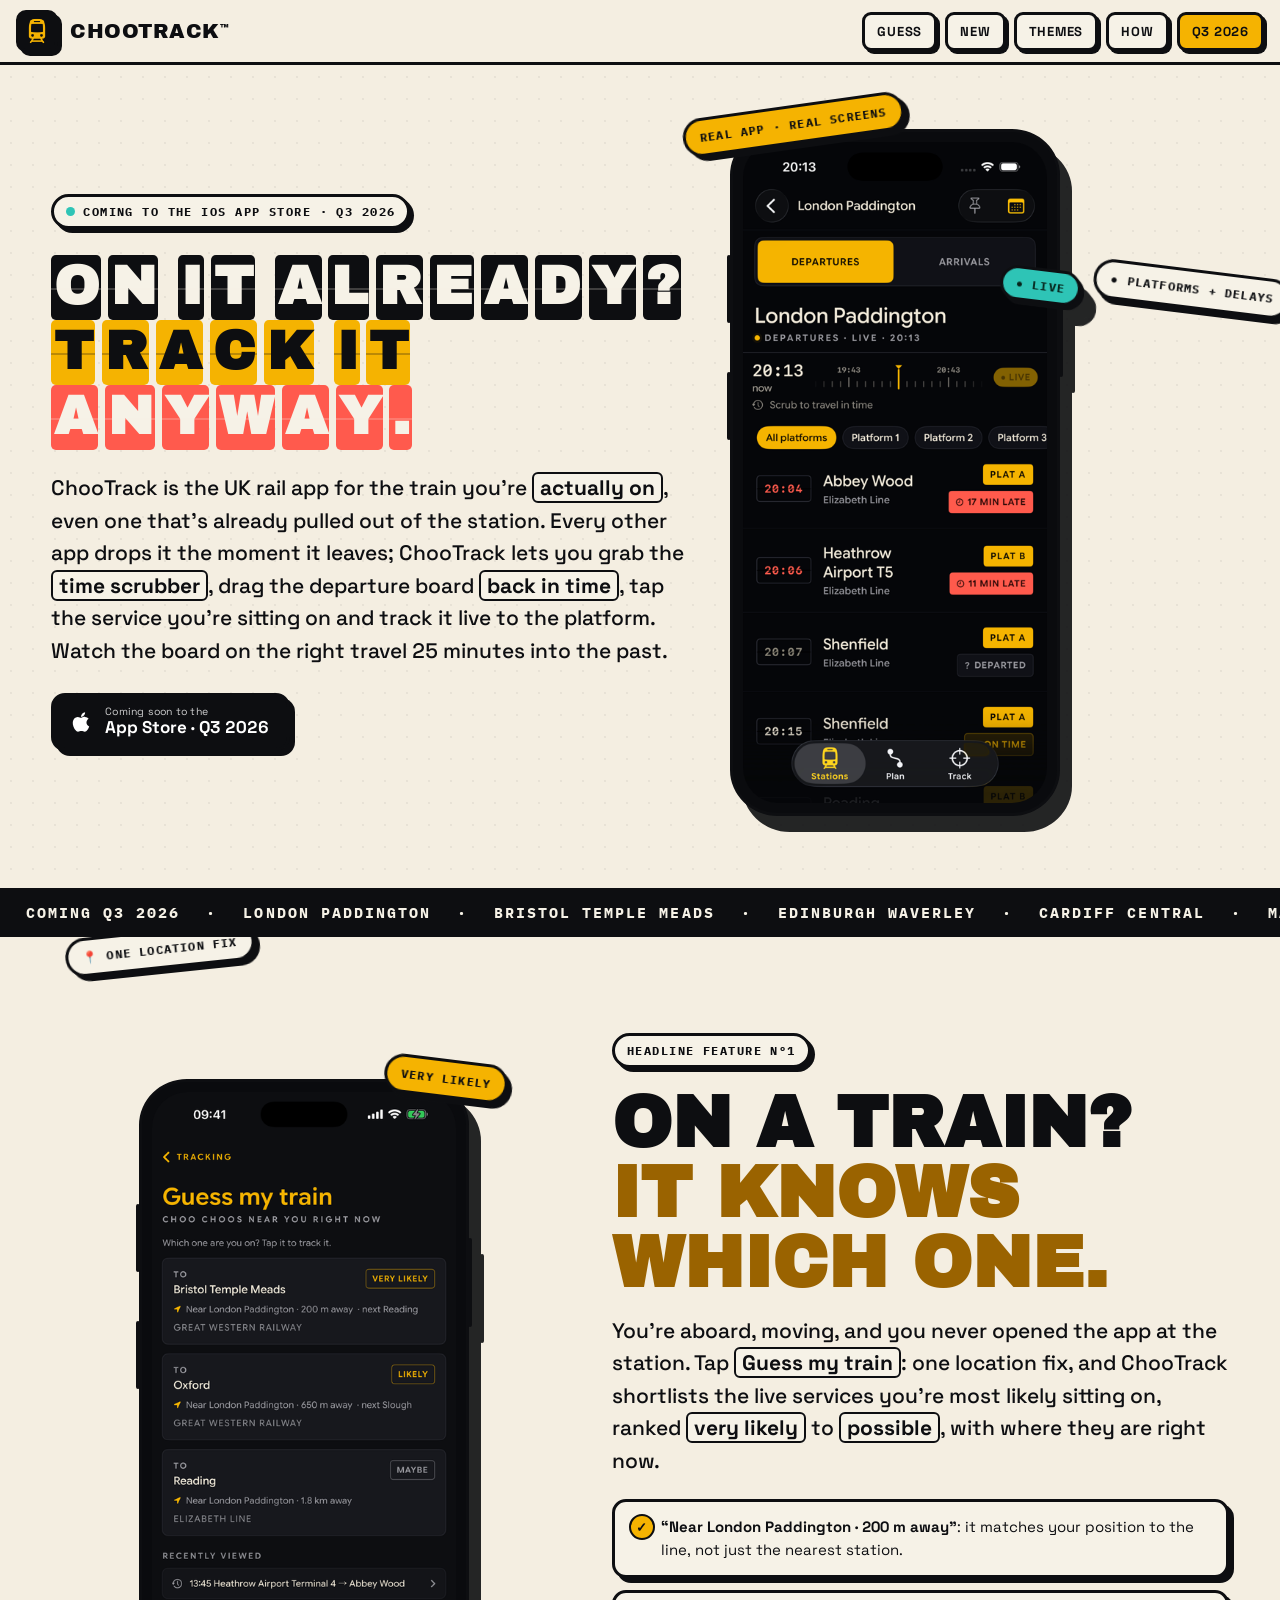
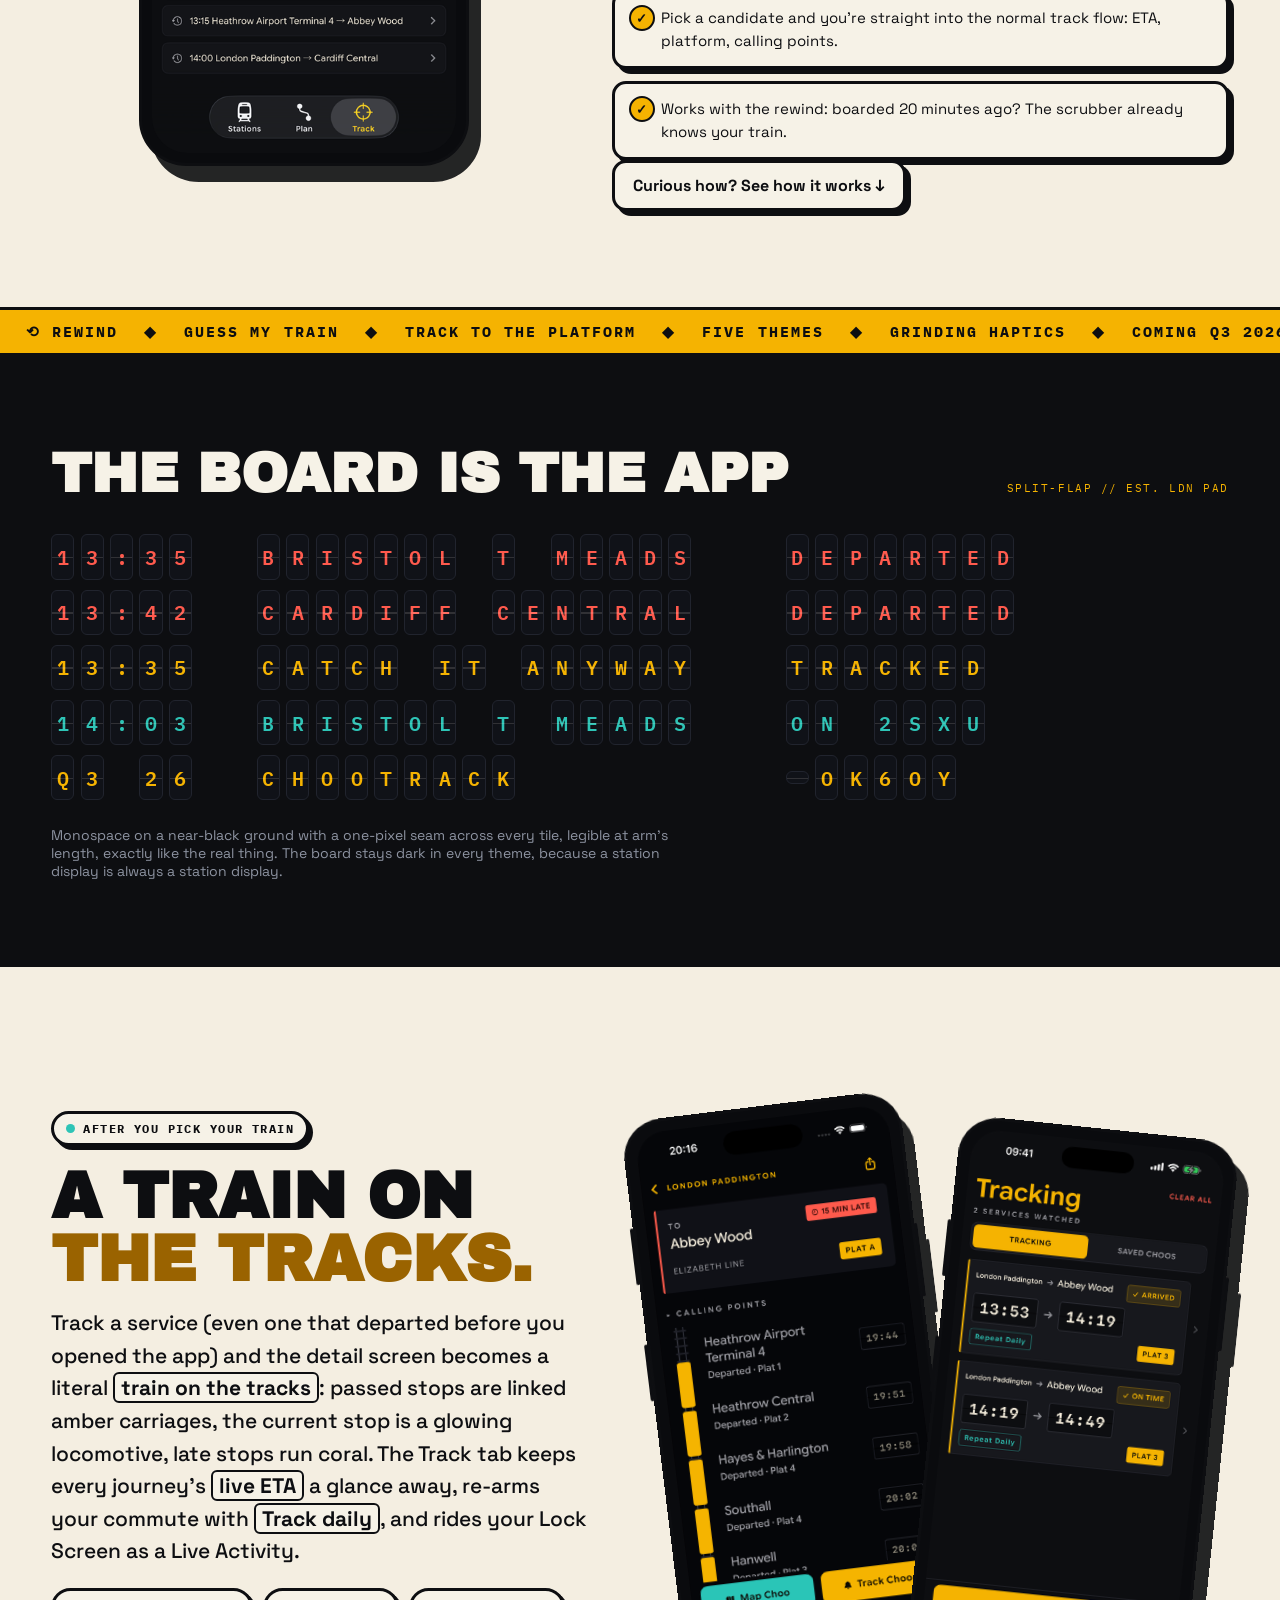
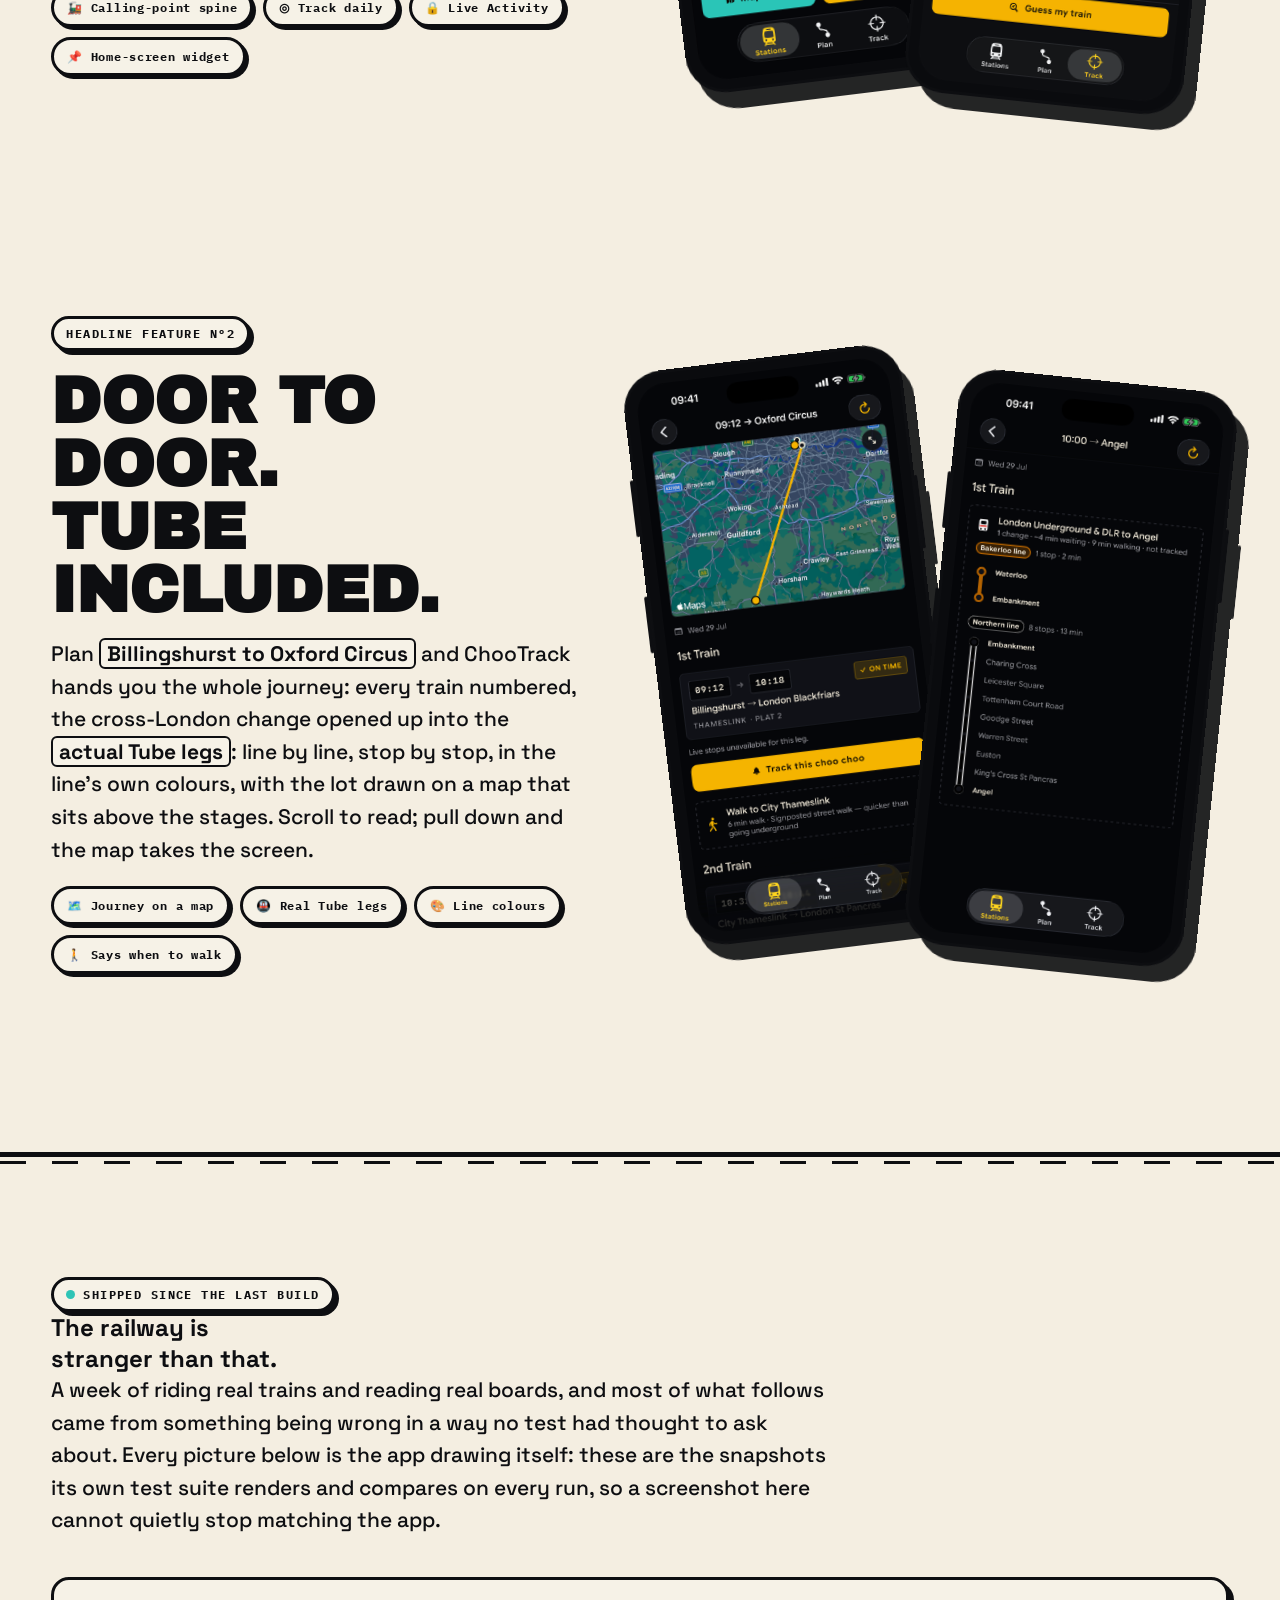
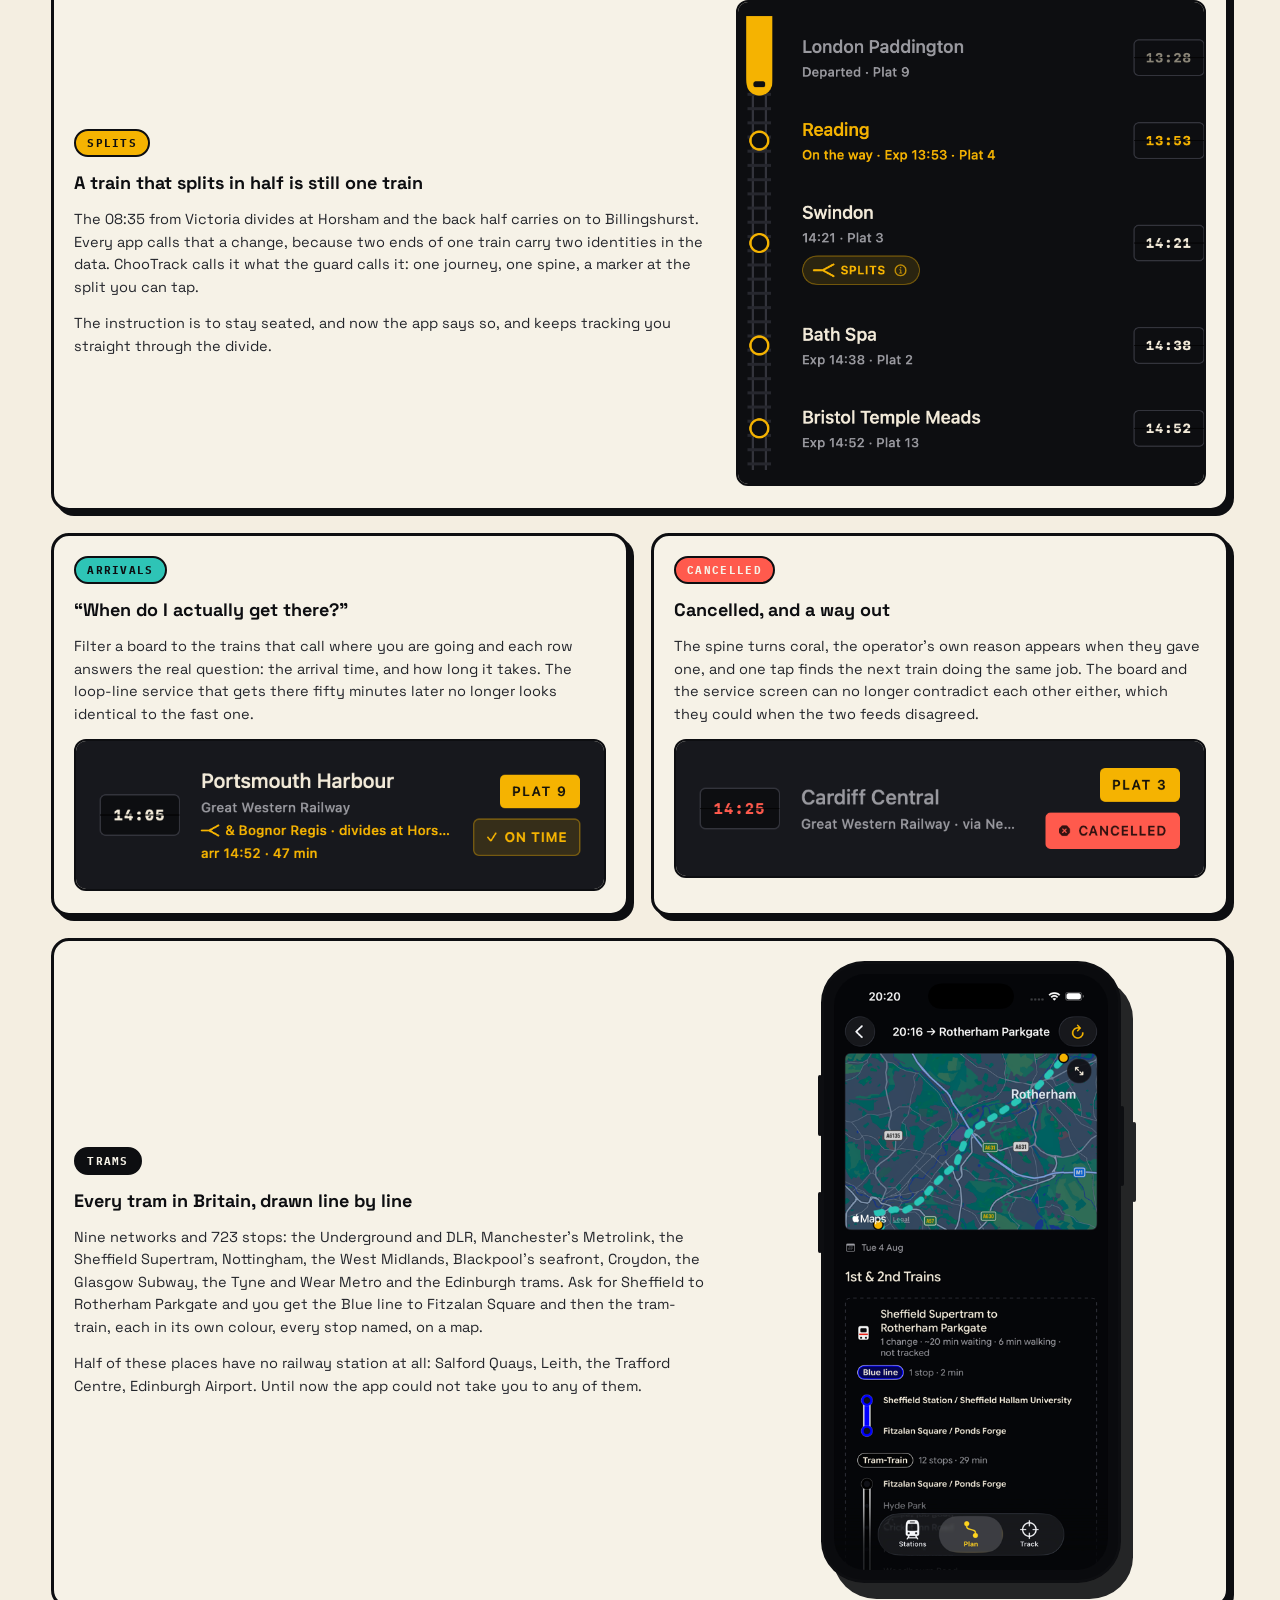
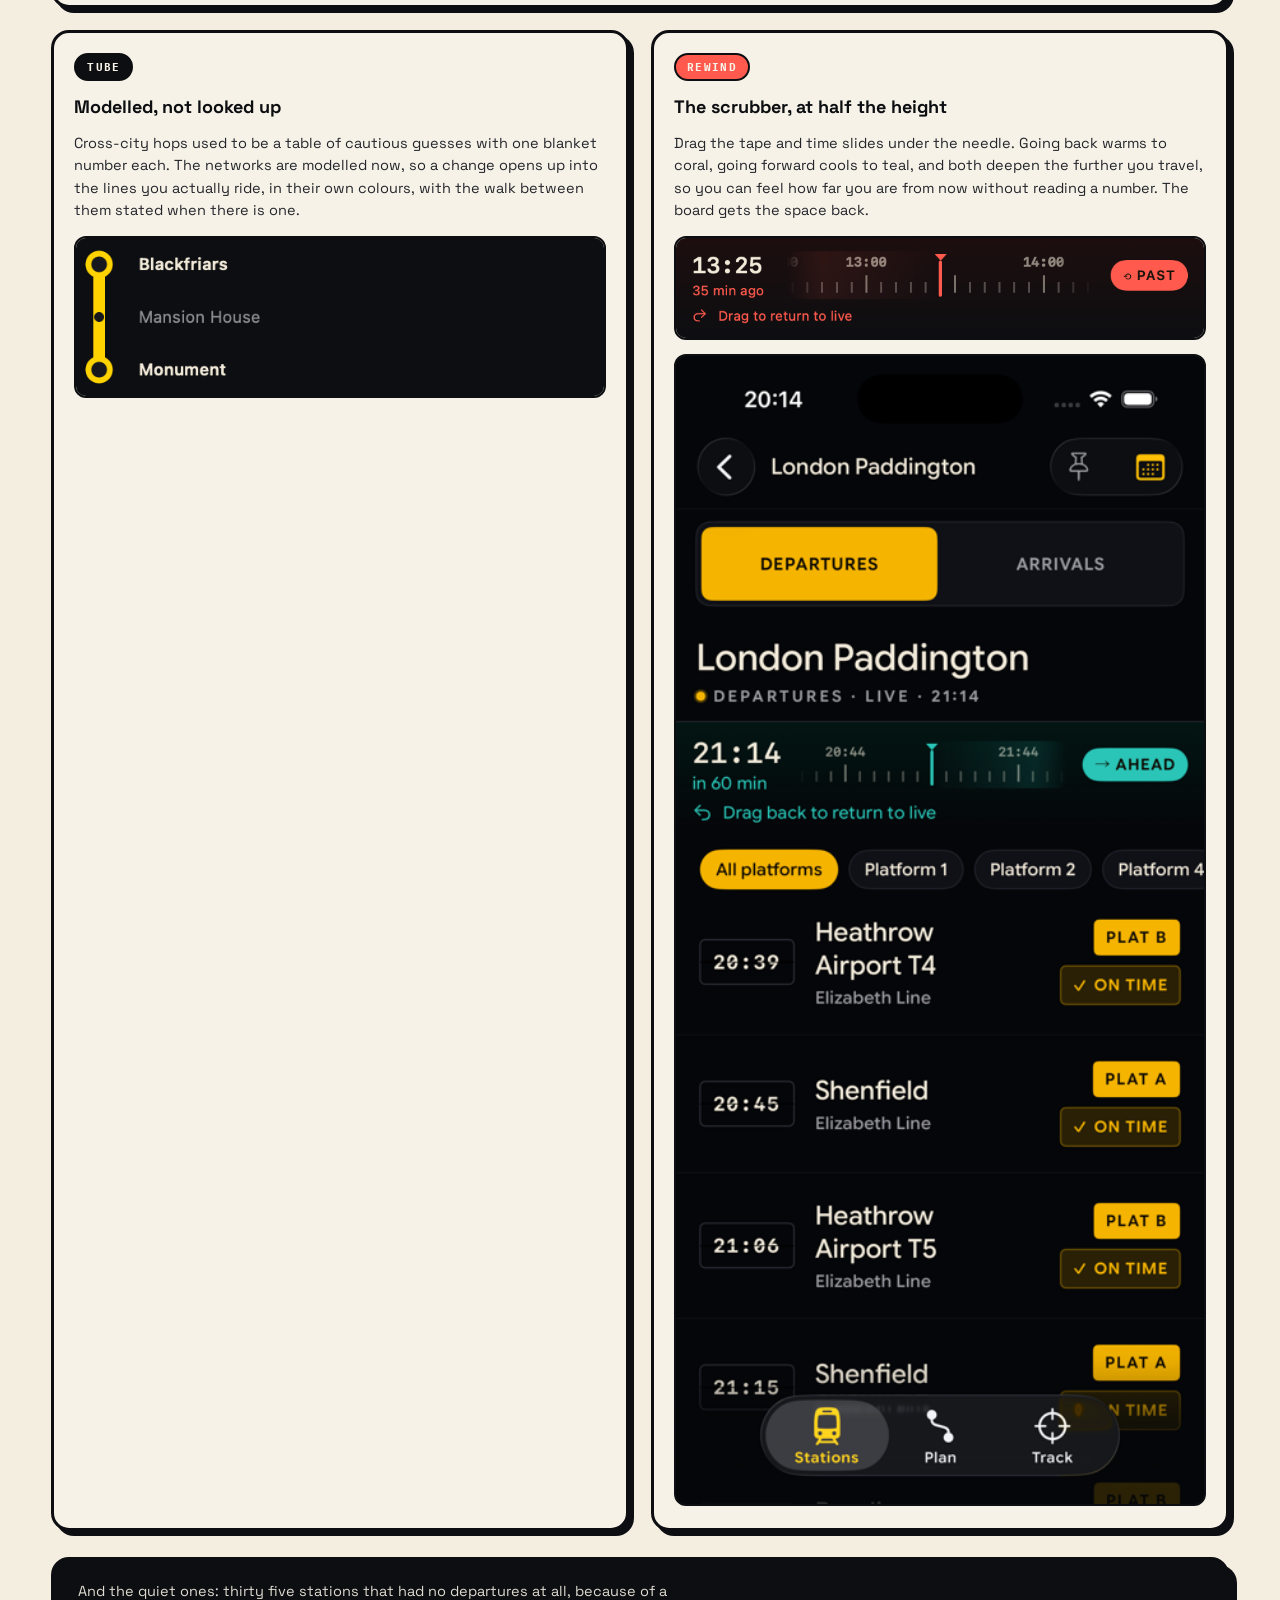
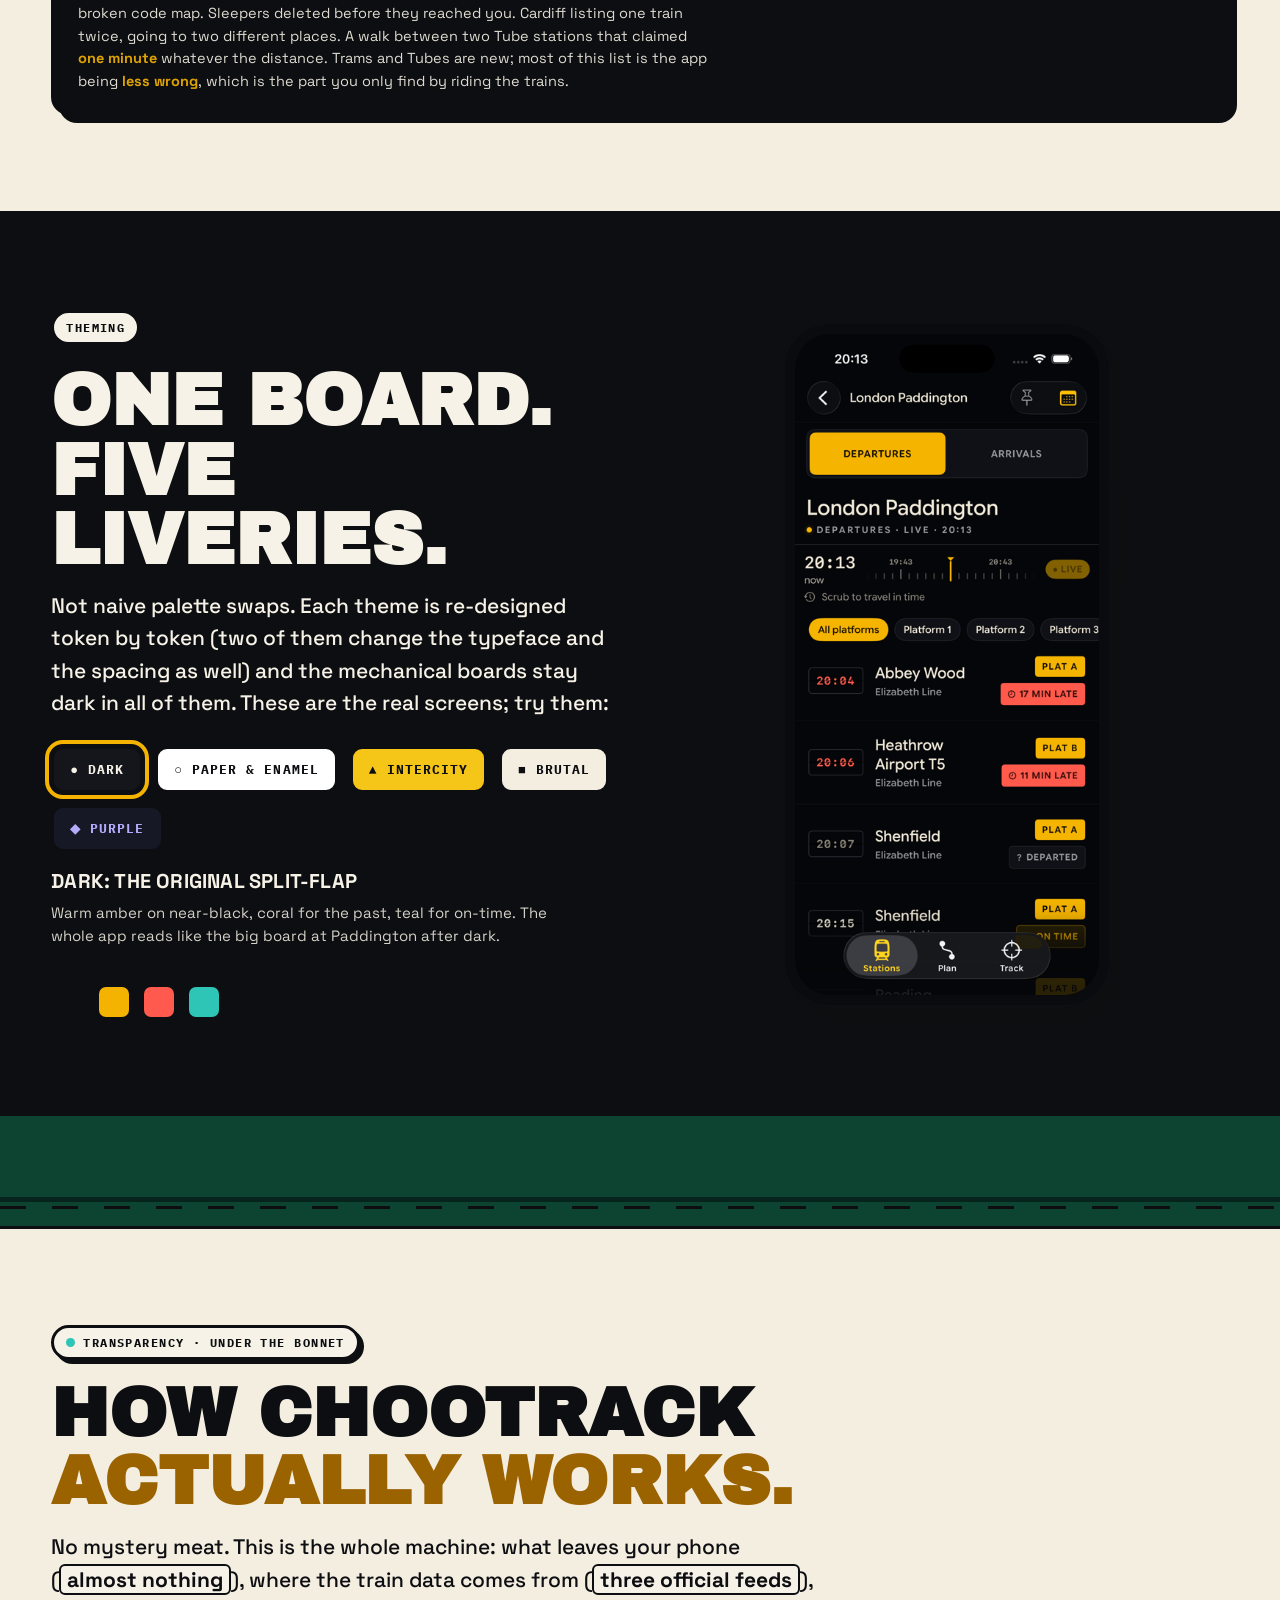
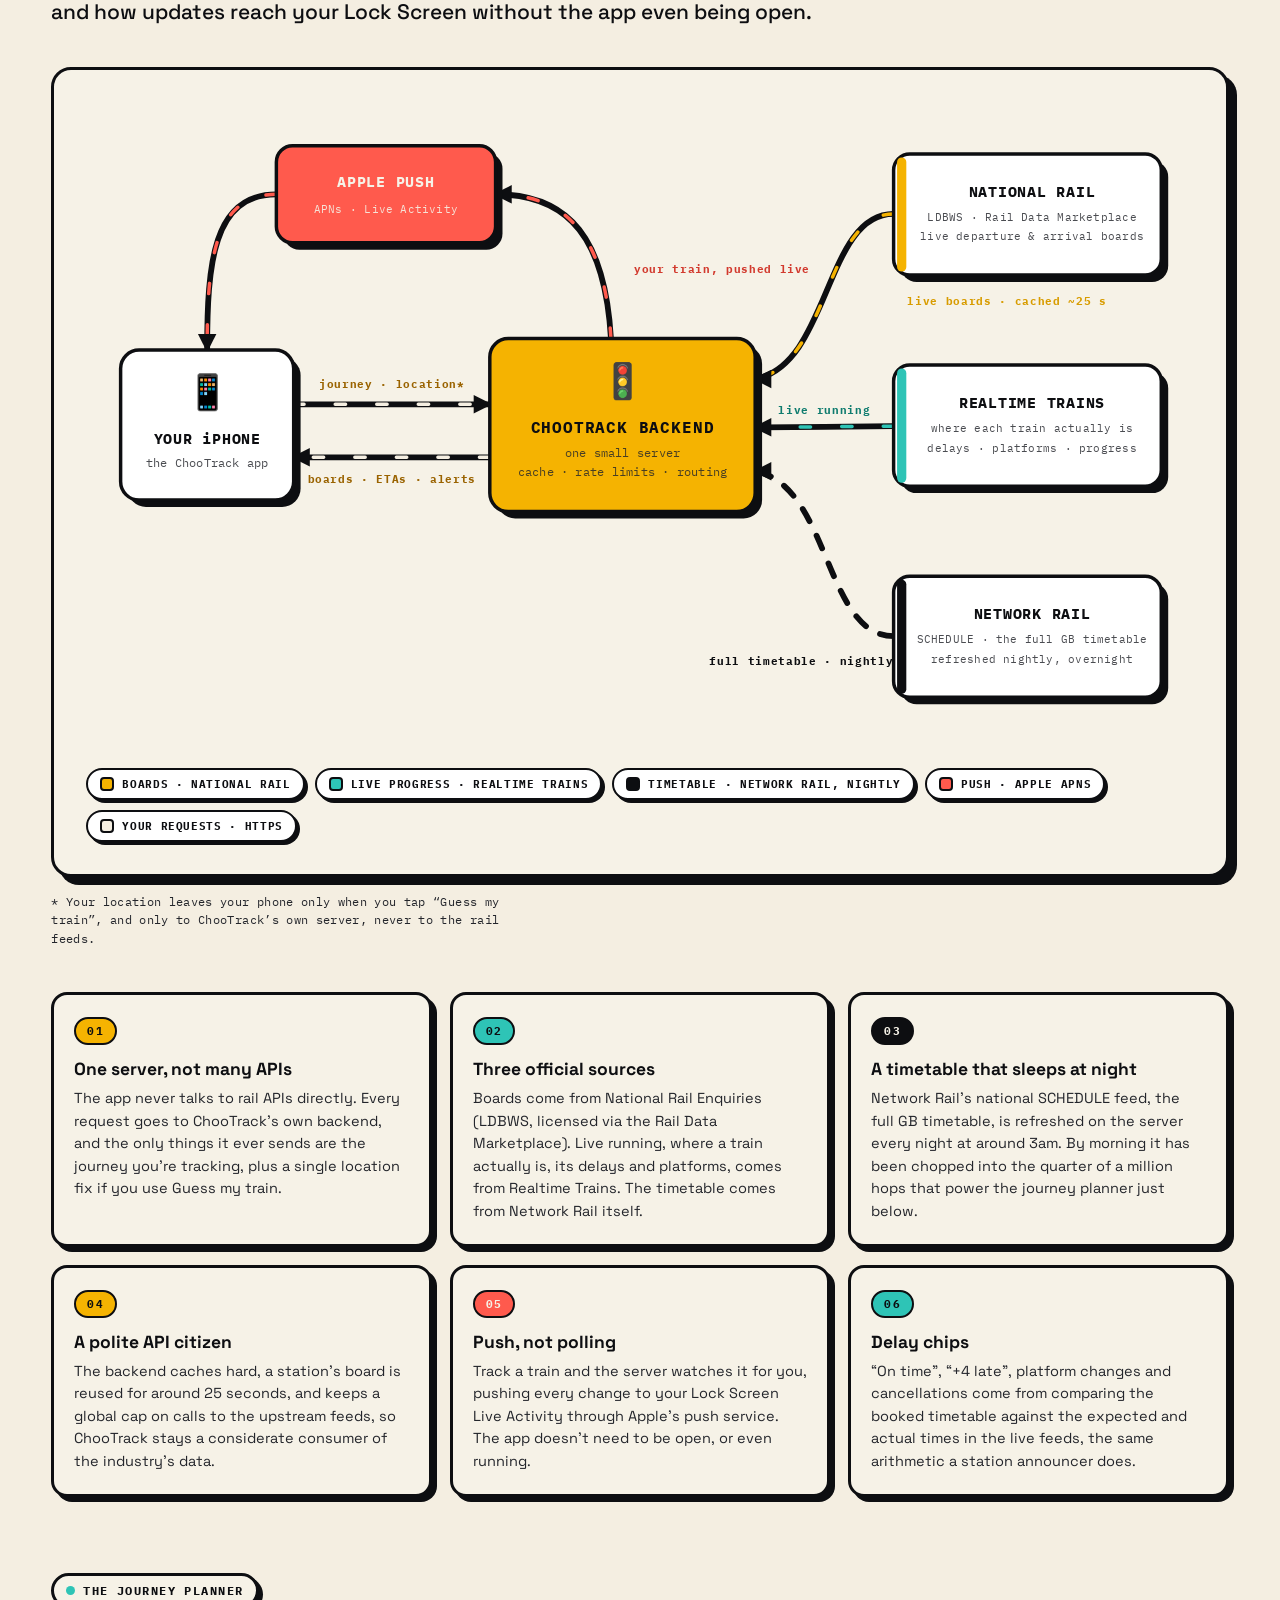
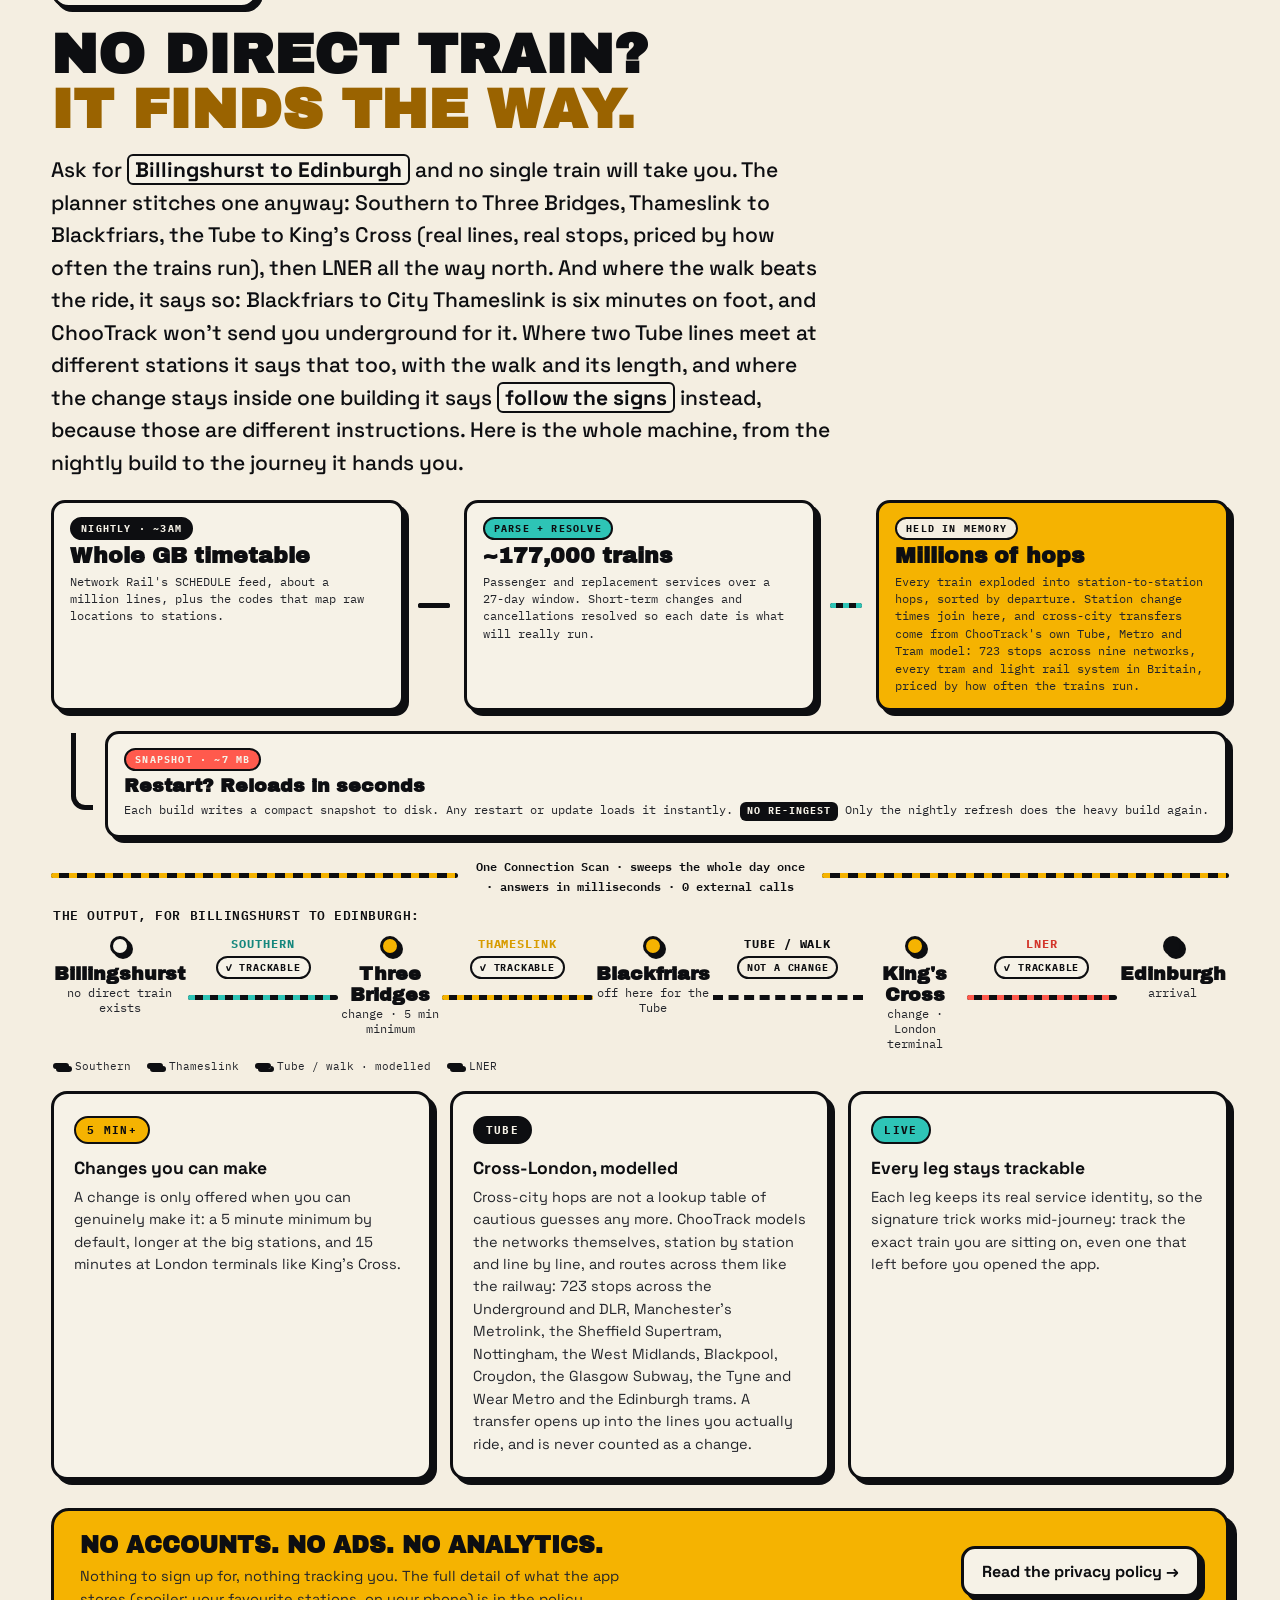
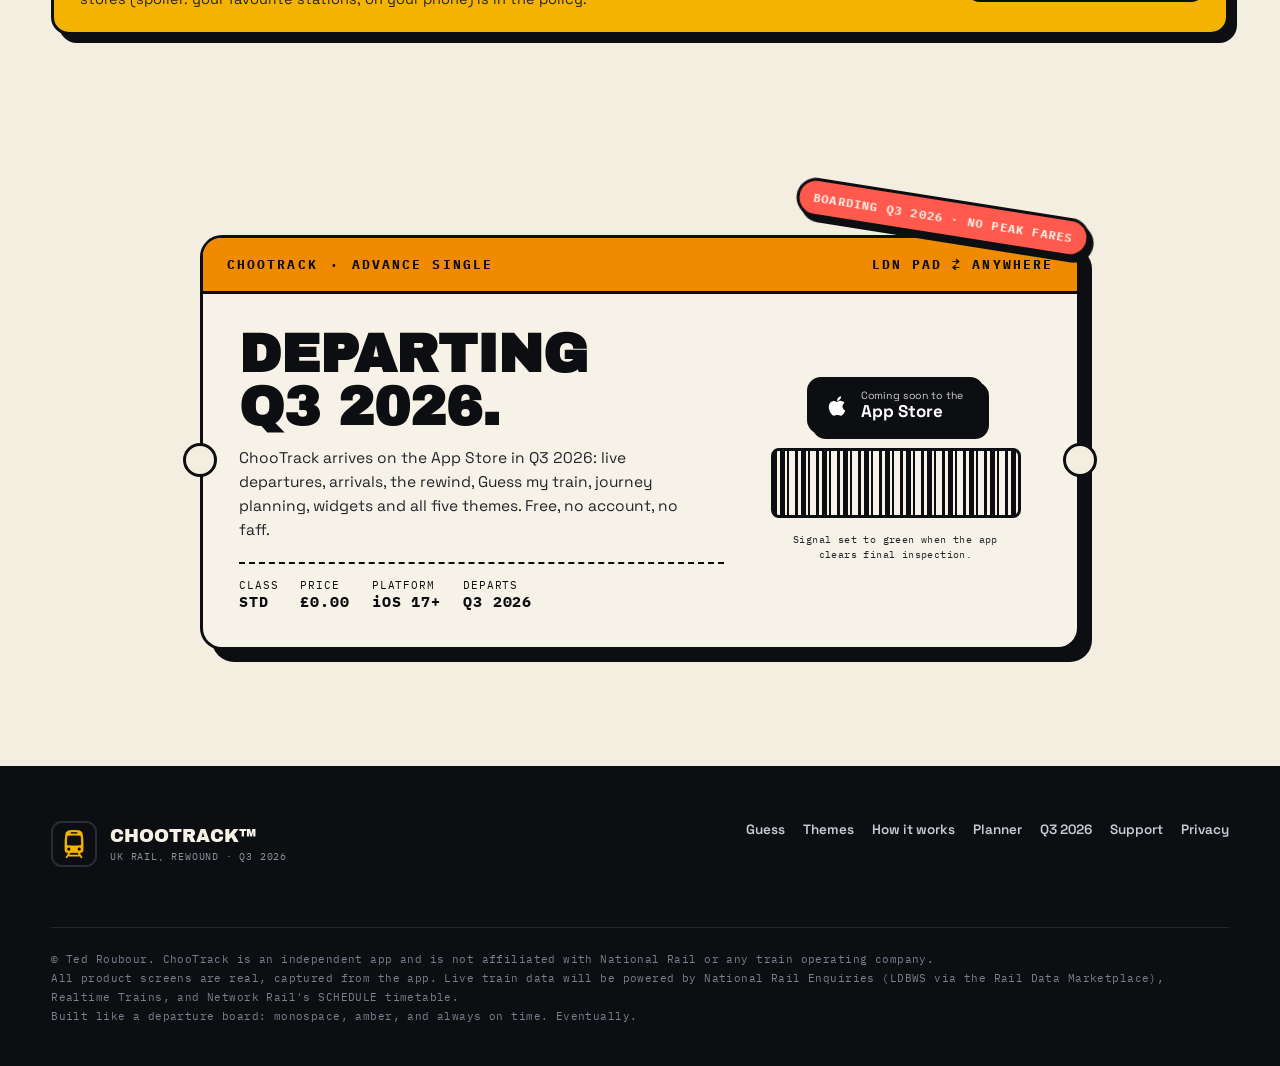
<file: index.html>
<!doctype html>
<html lang="en-GB">
<head>
<meta charset="utf-8">
<meta name="viewport" content="width=device-width, initial-scale=1, viewport-fit=cover">
<title>ChooTrack: Track the train you're on, even after it's left. Coming Q3 2026.</title>
<meta name="description" content="ChooTrack is the UK rail app for tracking the train you're actually on, even after it's pulled out of the station. Every other app gives up on it; ChooTrack lets you drag the board back to grab your service (or guess it from your location) and follow it live. Coming to the iOS App Store Q3 2026.">
<meta property="og:title" content="ChooTrack: Track the train you're on">
<meta property="og:description" content="On a train that's already left the station? Every other app has given up on it. ChooTrack tracks it live, right to your platform. Coming Q3 2026.">
<link rel="icon" type="image/png" href="icon.png">
<link rel="apple-touch-icon" href="icon.png">
<link rel="preconnect" href="https://fonts.googleapis.com">
<link rel="preconnect" href="https://fonts.gstatic.com" crossorigin>
<link href="https://fonts.googleapis.com/css2?family=Archivo+Black&family=IBM+Plex+Mono:wght@400;500;600;700&family=Space+Grotesk:wght@400;500;600;700&display=swap" rel="stylesheet">
<link rel="stylesheet" href="style.css?v=2026-08-04b">
</head>
<body>

<!-- ================================================================ TOPBAR -->
<header class="topbar">
  <div class="logo"><img src="icon.png" alt="ChooTrack app icon, an amber train on black"></div>
  <div class="name">ChooTrack<sup>™</sup></div>
  <nav>
    <a href="#guess">Guess</a>
    <a href="#new">New</a>
    <a href="#themes">Themes</a>
    <a href="#how-it-works">How</a>
    <a class="get" href="#get">Q3&nbsp;2026</a>
  </nav>
</header>

<main>

<!-- ================================================================== HERO -->
<section class="hero section">
  <div class="wrap">
    <div class="hero-copy">
      <span class="k-label reveal"><span class="dot"></span> Coming to the iOS App&nbsp;Store · Q3&nbsp;2026</span>

      <h1 class="h-giant" aria-label="On it already? Track it anyway.">
        <span class="row flapline-h1" data-flap>ON IT ALREADY?</span>
        <span class="row flapline-h1" data-flap data-accent="amber">TRACK IT</span>
        <span class="row flapline-h1" data-flap data-accent="coral">ANYWAY.</span>
      </h1>

      <p class="sub reveal" style="--i:2">
        ChooTrack is the UK rail app for the train you're <b>actually on</b>, even
        one that's already pulled out of the station. Every other app drops it the
        moment it leaves; ChooTrack lets you grab the <b>time scrubber</b>, drag the
        departure board <b>back in time</b>, tap the service you're sitting on and
        track it live to the platform. Watch the board on the right travel 25 minutes
        into the past.
      </p>

      <div class="hero-ctas reveal" style="--i:3">
        <span class="appstore-badge soon" aria-label="Coming soon to the App Store, Q3 2026">
          <svg viewBox="0 0 24 24" fill="currentColor" aria-hidden="true"><path d="M17.05 20.28c-.98.95-2.05.8-3.08.35-1.09-.46-2.09-.48-3.24 0-1.44.62-2.2.44-3.06-.35C2.79 15.25 3.51 7.59 9.05 7.31c1.35.07 2.29.74 3.08.8 1.18-.24 2.31-.93 3.57-.84 1.51.12 2.65.72 3.4 1.8-3.12 1.87-2.38 5.98.48 7.13-.57 1.5-1.31 2.99-2.53 4.08ZM12.03 7.25c-.15-2.23 1.66-4.07 3.74-4.25.29 2.58-2.34 4.5-3.74 4.25Z"/></svg>
          <span class="t"><small>Coming soon to the</small><b>App Store · Q3 2026</b></span>
        </span>
      </div>
    </div>

    <!-- hero phone: THE REAL APP, crossfading live -> 25 minutes into the past -->
    <div class="hero-phone reveal" style="--i:2;--rr:3deg">
      <div class="hero-stickers">
        <span class="sticker amber" style="top:-24px;left:-48px;transform:rotate(-8deg)">Real app · real screens</span>
        <span class="sticker coral" style="bottom:120px;left:-86px;transform:rotate(6deg)">⟲ Rewind up to 2 hrs</span>
        <span class="sticker cream" style="top:140px;right:-62px;transform:rotate(7deg)">● Platforms + delays</span>
      </div>
      <div class="phone" data-tilt>
        <div class="phone-frame">
          <div class="phone-screen xfade" id="heroXfade">
            <img class="shot" src="shots/board-live.png" alt="ChooTrack departure board for London Paddington, live, with the time scrubber and platform filter chips">
            <img class="shot over" src="shots/board-past.png" alt="The same board dragged 90 minutes into the past: the scrubber washes coral, a PAST chip appears, and departed and cancelled trains are shown again">
          </div>
          <span class="ph-flag live">● LIVE</span>
          <span class="ph-flag past">⟲ IN THE PAST</span>
        </div>
      </div>
    </div>
  </div>

  <!-- departure marquee -->
  <div class="marquee" style="margin-top:72px">
    <div class="marquee-track" aria-hidden="true">
      <span>Coming Q3 2026</span>·<span>London Paddington</span>·<span>Bristol Temple Meads</span>·<span>Edinburgh Waverley</span>·<span>Cardiff Central</span>·<span>Manchester Piccadilly</span>·<span>York</span>·<span>Glasgow Central</span>·<span>Penzance</span>·
      <span>Coming Q3 2026</span>·<span>London Paddington</span>·<span>Bristol Temple Meads</span>·<span>Edinburgh Waverley</span>·<span>Cardiff Central</span>·<span>Manchester Piccadilly</span>·<span>York</span>·<span>Glasgow Central</span>·<span>Penzance</span>·
    </div>
  </div>
</section>


<!-- ================================================================= GUESS -->
<section class="guess-sec section" id="guess">
  <div class="wrap">
    <div class="guess-phone">
      <div class="hero-stickers">
        <span class="sticker amber" style="top:-20px;right:-40px;transform:rotate(7deg)">Very likely</span>
        <span class="sticker cream" style="bottom:110px;left:-74px;transform:rotate(-6deg)">📍 One location fix</span>
      </div>
      <div class="phone reveal" style="--rr:-3deg" data-tilt>
        <div class="phone-frame">
          <div class="phone-screen">
            <img class="shot" src="shots/guess.png" alt="Guess my train, where ChooTrack lists the services you're most likely aboard: VERY LIKELY Bristol Temple Meads near Reading, 90 yards away">
          </div>
        </div>
      </div>
    </div>
    <div class="guess-copy">
      <span class="k-label reveal">Headline feature nº1</span>
      <h2 class="sec-title reveal" style="--i:1">On a train?<br><span class="g">It knows which one.</span></h2>
      <p class="sub reveal" style="--i:2">
        You're aboard, moving, and you never opened the app at the station.
        Tap <b>Guess my train</b>: one location fix, and ChooTrack shortlists the
        live services you're most likely sitting on, ranked
        <b>very likely</b> to <b>possible</b>, with where they are right now.
      </p>
      <ul class="ticks reveal" style="--i:3">
        <li><b>“Near London Paddington · 200 m away”</b>: it matches your position to the line, not just the nearest station.</li>
        <li>Pick a candidate and you're straight into the normal track flow: ETA, platform, calling points.</li>
        <li>Works with the rewind: boarded 20 minutes ago? The scrubber already knows your train.</li>
      </ul>
      <a class="btn-ghost reveal" style="--i:4" href="#how-it-works">Curious how? See how it works ↓</a>
    </div>
  </div>
</section>

<div class="marquee amber"><div class="marquee-track" aria-hidden="true">
  <span>⟲ Rewind</span>◆<span>Guess my train</span>◆<span>Track to the platform</span>◆<span>Five themes</span>◆<span>Grinding haptics</span>◆<span>Coming Q3 2026</span>◆<span>⟲ Rewind</span>◆<span>Guess my train</span>◆<span>Track to the platform</span>◆<span>Five themes</span>◆<span>Grinding haptics</span>◆<span>Coming Q3 2026</span>◆
</div></div>

<!-- ============================================================= BOARDWALL -->
<section class="boardwall" id="board">
  <div class="wrap">
    <div class="bw-head">
      <h2 class="reveal">The board is the app</h2>
      <span class="r reveal" style="--i:1">SPLIT-FLAP // EST. LDN PAD</span>
    </div>
    <div class="bw" data-boardwall aria-label="A giant split-flap departure board">
      <div class="bw-line" data-text="13:35|BRISTOL T MEADS |DEPARTED" data-tone="coral"></div>
      <div class="bw-line" data-text="13:42|CARDIFF CENTRAL |DEPARTED" data-tone="coral"></div>
      <div class="bw-line" data-text="13:35|CATCH IT ANYWAY |TRACKED " data-tone="amber"></div>
      <div class="bw-line" data-text="14:03|BRISTOL T MEADS |ON TIME " data-tone="teal"></div>
      <div class="bw-line" data-text="Q3 26|CHOOTRACK       |COMING  " data-tone="amber"></div>
    </div>
    <p class="bw-note reveal">Monospace on a near-black ground with a one-pixel seam across every tile, legible at arm's length, exactly like the real thing. The board stays dark in every theme, because a station display is always a station display.</p>
  </div>
</section>

<!-- ================================================================= TRACK -->
<section class="track-sec section" id="track">
  <div class="wrap">
    <div>
      <span class="k-label reveal"><span class="dot"></span> After you pick your train</span>
      <h2 class="sec-title reveal" style="--i:1">A train on<br><span class="gold">the tracks.</span></h2>
      <p class="sub reveal" style="--i:2">
        Track a service (even one that departed before you opened the app) and the
        detail screen becomes a literal <b>train on the tracks</b>: passed stops are
        linked amber carriages, the current stop is a glowing locomotive, late stops
        run coral. The Track tab keeps every journey's <b>live ETA</b> a glance away,
        re-arms your commute with <b>Track daily</b>, and rides your Lock Screen as a
        Live Activity.
      </p>
      <div class="mini-feats reveal" style="--i:3">
        <span class="mf">🚂 Calling-point spine</span>
        <span class="mf">◎ Track daily</span>
        <span class="mf">🔒 Live Activity</span>
        <span class="mf">📌 Home-screen widget</span>
      </div>
    </div>
    <div class="phones-duo">
      <div class="phone small p1 reveal" style="--i:1;--rr:-6deg" data-tilt>
        <div class="phone-frame">
          <div class="phone-screen">
            <img class="shot" src="shots/detail.png" alt="A live Elizabeth line service running 15 minutes late, its calling points drawn as a train with amber carriages for the stops already passed">
          </div>
        </div>
      </div>
      <div class="phone small p2 reveal" style="--i:2;--rr:5deg" data-tilt>
        <div class="phone-frame">
          <div class="phone-screen">
            <img class="shot" src="shots/track.png" alt="The Track tab, showing tracked journeys with live ETAs and the amber Guess my train bar">
          </div>
        </div>
      </div>
    </div>
  </div>
</section>


<!-- ===================================================== PLANNER (headline) -->
<section class="track-sec section" id="planner-feature">
  <div class="wrap">
    <div>
      <span class="k-label reveal">Headline feature nº2</span>
      <h2 class="sec-title reveal" style="--i:1">Door to door.<br><span class="g">Tube included.</span></h2>
      <p class="sub reveal" style="--i:2">
        Plan <b>Billingshurst to Oxford Circus</b> and ChooTrack hands you the whole
        journey: every train numbered, the cross-London change opened up into the
        <b>actual Tube legs</b>: line by line, stop by stop, in the line's own
        colours, with the lot drawn on a map that sits above the stages. Scroll to
        read; pull down and the map takes the screen.
      </p>
      <div class="mini-feats reveal" style="--i:3">
        <span class="mf">🗺️ Journey on a map</span>
        <span class="mf">🚇 Real Tube legs</span>
        <span class="mf">🎨 Line colours</span>
        <span class="mf">🚶 Says when to walk</span>
      </div>
    </div>
    <div class="phones-duo">
      <div class="phone small p1 reveal" style="--i:1;--rr:-6deg" data-tilt>
        <div class="phone-frame">
          <div class="phone-screen">
            <img class="shot" src="shots/plan-map.png" alt="A planned journey from Billingshurst to Oxford Circus: the route drawn on a map above the numbered trains, with a walk card saying the street walk beats going underground">
          </div>
        </div>
      </div>
      <div class="phone small p2 reveal" style="--i:2;--rr:5deg" data-tilt>
        <div class="phone-frame">
          <div class="phone-screen">
            <img class="shot" src="shots/plan-tube.png" alt="A cross-London Tube change opened up: one stop on the Bakerloo line, then eight stops to Angel on the Northern line, every station named on a line-coloured spine">
          </div>
        </div>
      </div>
    </div>
  </div>
</section>


<!-- train divider -->
<div class="trainline" data-train>
  <div class="the-train">
    <div class="loco"><div class="win"></div><div class="nose"></div><span class="wheel w1"></span><span class="wheel w2"></span></div>
    <div class="car"><div class="win"></div><span class="wheel w1"></span><span class="wheel w2"></span></div>
    <div class="car coral"><div class="win"></div><span class="wheel w1"></span><span class="wheel w2"></span></div>
    <div class="car teal"><div class="win"></div><span class="wheel w1"></span><span class="wheel w2"></span></div>
  </div>
  <div class="rails"></div>
</div>


<!-- ============================================================== WHAT'S NEW -->
<section class="new-sec section" id="new">
  <div class="wrap">
    <span class="k-label reveal"><span class="dot"></span> Shipped since the last build</span>
    <h2 class="sec-title reveal" style="--i:1">The railway is<br><span class="g">stranger than that.</span></h2>
    <p class="sub reveal" style="--i:2">
      A week of riding real trains and reading real boards, and most of what
      follows came from something being wrong in a way no test had thought to ask
      about. Every picture below is the app drawing itself: these are the
      snapshots its own test suite renders and compares on every run, so a
      screenshot here cannot quietly stop matching the app.
    </p>

    <div class="new-grid">
      <div class="ncard wide ncard-2col reveal" style="--i:0">
        <div class="ncard-copy">
          <span class="num amber">SPLITS</span>
          <h3>A train that splits in half is still one train</h3>
          <p>
            The 08:35 from Victoria divides at Horsham and the back half carries
            on to Billingshurst. Every app calls that a change, because two ends
            of one train carry two identities in the data. ChooTrack calls it
            what the guard calls it: one journey, one spine, a marker at the
            split you can tap.
          </p>
          <p>
            The instruction is to stay seated, and now the app says so, and keeps
            tracking you straight through the divide.
          </p>
        </div>
        <div class="nshot tall"><img src="shots/new-splits.png" alt="A service spine from London Paddington through Reading to Bristol Temple Meads, with an amber SPLITS marker at Swindon where the train divides"></div>
      </div>

      <div class="ncard reveal" style="--i:1">
        <span class="num teal">ARRIVALS</span>
        <h3>“When do I actually get there?”</h3>
        <p>
          Filter a board to the trains that call where you are going and each row
          answers the real question: the arrival time, and how long it takes. The
          loop-line service that gets there fifty minutes later no longer looks
          identical to the fast one.
        </p>
        <div class="nshot"><img src="shots/new-filtered-row.png" alt="A departure row for Portsmouth Harbour at 14:05, noting the train also serves Bognor Regis and divides at Horsham, with the filtered arrival at 14:52 after 47 minutes"></div>
      </div>

      <div class="ncard reveal" style="--i:2">
        <span class="num coral">CANCELLED</span>
        <h3>Cancelled, and a way out</h3>
        <p>
          The spine turns coral, the operator's own reason appears when they gave
          one, and one tap finds the next train doing the same job. The board and
          the service screen can no longer contradict each other either, which
          they could when the two feeds disagreed.
        </p>
        <div class="nshot"><img src="shots/new-cancelled.png" alt="A departure row for Cardiff Central at 14:25 with a coral CANCELLED chip"></div>
      </div>

      <div class="ncard wide ncard-2col reveal" style="--i:3">
        <div class="ncard-copy">
          <span class="num ink">TRAMS</span>
          <h3>Every tram in Britain, drawn line by line</h3>
          <p>
            Nine networks and 723 stops: the Underground and DLR, Manchester's
            Metrolink, the Sheffield Supertram, Nottingham, the West Midlands,
            Blackpool's seafront, Croydon, the Glasgow Subway, the Tyne and Wear
            Metro and the Edinburgh trams. Ask for Sheffield to Rotherham
            Parkgate and you get the Blue line to Fitzalan Square and then the
            tram-train, each in its own colour, every stop named, on a map.
          </p>
          <p>
            Half of these places have no railway station at all: Salford Quays,
            Leith, the Trafford Centre, Edinburgh Airport. Until now the app
            could not take you to any of them.
          </p>
        </div>
        <div class="phone" data-tilt>
          <div class="phone-frame">
            <div class="phone-screen">
              <img class="shot" src="shots/plan-tram.png" alt="Sheffield to Rotherham Parkgate: a map of the route above the stages, then the Blue line for one stop to Fitzalan Square and the Tram-Train for twelve more, each drawn on a line-coloured spine">
            </div>
          </div>
        </div>
      </div>

      <div class="ncard reveal" style="--i:4">
        <span class="num ink">TUBE</span>
        <h3>Modelled, not looked up</h3>
        <p>
          Cross-city hops used to be a table of cautious guesses with one blanket
          number each. The networks are modelled now, so a change opens up into
          the lines you actually ride, in their own colours, with the walk
          between them stated when there is one.
        </p>
        <div class="nshot"><img src="shots/new-metro-spine.png" alt="A Circle line spine in its own yellow, running Blackfriars through Mansion House to Monument"></div>
      </div>

      <div class="ncard reveal" style="--i:4">
        <span class="num coral">REWIND</span>
        <h3>The scrubber, at half the height</h3>
        <p>
          Drag the tape and time slides under the needle. Going back warms to
          coral, going forward cools to teal, and both deepen the further you
          travel, so you can feel how far you are from now without reading a
          number. The board gets the space back.
        </p>
        <div class="nshot"><img src="shots/new-scrubber-past.png" alt="The time scrubber showing 13:25, thirty five minutes ago, the tape washed coral with a PAST chip and the words drag to return to live"></div>
        <div class="nshot"><img src="shots/board-ahead.png" alt="The same board dragged an hour forward instead: the tape cools to teal and the chip reads AHEAD"></div>
      </div>
    </div>

    <div class="new-foot reveal">
      <p>
        And the quiet ones: thirty five stations that had no departures at all,
        because of a broken code map. Sleepers deleted before they reached you.
        Cardiff listing one train twice, going to two different places. A walk
        between two Tube stations that claimed <b>one minute</b> whatever the
        distance. Trams and Tubes are new; most of this list is the app being
        <b>less wrong</b>, which is the part you only find by riding the trains.
      </p>
    </div>
  </div>
</section>

<!-- ================================================================ THEMES -->
<section class="themes-sec section" id="themes" data-mode="dark">
  <div class="wrap">
    <div>
      <span class="k-label reveal">Theming</span>
      <h2 class="sec-title reveal" style="--i:1">One board.<br>Five liveries.</h2>
      <p class="sub reveal" style="--i:2">
        Not naive palette swaps. Each theme is re-designed token by token (two of them
        change the typeface and the spacing as well) and the mechanical boards stay dark
        in all of them. These are the real screens; try them:
      </p>

      <div class="theme-chips reveal" style="--i:3">
        <button class="tchip on" data-t="dark">● Dark</button>
        <button class="tchip" data-t="light">○ Paper &amp; Enamel</button>
        <button class="tchip" data-t="intercity">▲ InterCity</button>
        <button class="tchip" data-t="brutal">■ Brutal</button>
        <button class="tchip" data-t="purple">◆ Purple</button>
      </div>

      <div class="theme-copy" id="themeCopy">
        <h3>Dark: the original Split-Flap</h3>
        <p>Warm amber on near-black, coral for the past, teal for on-time. The whole app reads like the big board at Paddington after dark.</p>
      </div>

      <div class="swatches" id="themeSwatches" aria-hidden="true">
        <span class="sw" style="background:#0D0E11"></span>
        <span class="sw" style="background:#F5B301"></span>
        <span class="sw" style="background:#FF5A4D"></span>
        <span class="sw" style="background:#2EC4B6"></span>
      </div>
    </div>

    <div class="themes-phone reveal" style="--i:2">
      <div class="phone" data-tilt>
        <div class="phone-frame">
          <div class="phone-screen">
            <img class="shot" id="themeShot" src="shots/board-live.png" alt="The Paddington departure board in the Dark theme">
          </div>
        </div>
      </div>
    </div>
  </div>
</section>

<!-- train divider 2 (InterCity colours) -->
<div class="trainline ic" data-train>
  <div class="the-train">
    <div class="loco yellow"><div class="win"></div><div class="nose"></div><span class="wheel w1"></span><span class="wheel w2"></span></div>
    <div class="car white"><div class="win"></div><span class="wheel w1"></span><span class="wheel w2"></span></div>
    <div class="car red"><div class="win"></div><span class="wheel w1"></span><span class="wheel w2"></span></div>
  </div>
  <div class="rails"></div>
</div>

<!-- ========================================================== HOW IT WORKS -->
<section class="how-sec section" id="how-it-works">
  <div class="wrap">
    <span class="k-label reveal"><span class="dot"></span> Transparency · under the bonnet</span>
    <h2 class="sec-title reveal" style="--i:1">How ChooTrack<br><span class="g">actually works.</span></h2>
    <p class="sub reveal" style="--i:2">
      No mystery meat. This is the whole machine: what leaves your phone
      (<b>almost nothing</b>), where the train data comes from
      (<b>three official feeds</b>), and how updates reach your Lock Screen
      without the app even being open.
    </p>

    <div class="how-diagram reveal" style="--i:3" data-flowdiagram>

      <!-- desktop / tablet layout -->
      <svg class="hx-desk" viewBox="0 0 960 560" role="img" aria-labelledby="hxTitleD hxDescD">
        <title id="hxTitleD">How ChooTrack works: data-flow diagram</title>
        <desc id="hxDescD">Your iPhone talks only to the ChooTrack backend over HTTPS. The backend gathers live departure boards from National Rail Enquiries (LDBWS), live train progress from Realtime Trains, and the nightly Network Rail SCHEDULE timetable, then pushes Lock Screen updates back to your phone via Apple push.</desc>

        <!-- pipes (ink rails) -->
        <path class="hx-pipe" d="M180 262 H350"/>
        <path class="hx-pipe" d="M350 308 H180"/>
        <path class="hx-pipe" d="M700 97 C640 97 645 228 580 240"/>
        <path class="hx-pipe" d="M700 281 C660 281 620 282 580 282"/>
        <path class="hx-pipe" d="M455 205 C450 120 420 80 355 80"/>
        <path class="hx-pipe" d="M165 80 C110 80 105 140 105 215"/>

        <!-- animated flows (dashes travelling in the direction of the data) -->
        <path class="hx-flow hx-app"  d="M180 262 H350"/>
        <path class="hx-flow hx-app"  d="M350 308 H180"/>
        <path class="hx-flow hx-amber" d="M700 97 C640 97 645 228 580 240"/>
        <path class="hx-flow hx-teal"  d="M700 281 C660 281 620 282 580 282"/>
        <path class="hx-flow hx-ink hx-slow" d="M700 463 C640 463 645 332 580 320"/>
        <path class="hx-flow hx-coral hx-fast" d="M455 205 C450 120 420 80 355 80"/>
        <path class="hx-flow hx-coral hx-fast" d="M165 80 C110 80 105 140 105 215"/>

        <!-- flow labels -->
        <text class="hx-lab hx-lab-gold"  x="265" y="248" text-anchor="middle">journey · location*</text>
        <text class="hx-lab hx-lab-gold"  x="265" y="330" text-anchor="middle">boards · ETAs · alerts</text>
        <text class="hx-lab hx-lab-amber" x="712" y="176" text-anchor="start">live boards · cached ~25 s</text>
        <text class="hx-lab hx-lab-teal"  x="640" y="270" text-anchor="middle">live running</text>
        <text class="hx-lab hx-lab-ink"   x="620" y="488" text-anchor="middle">full timetable · nightly</text>
        <text class="hx-lab hx-lab-coral" x="475" y="148" text-anchor="start">your train, pushed live</text>

        <!-- direction chevrons -->
        <polygon class="hx-chev" points="336,254 352,262 336,270"/>
        <polygon class="hx-chev" points="194,300 178,308 194,316"/>
        <polygon class="hx-chev" points="594,232 578,240 594,248"/>
        <polygon class="hx-chev" points="594,274 578,282 594,290"/>
        <polygon class="hx-chev" points="594,312 578,320 594,328"/>
        <polygon class="hx-chev" points="369,72 353,80 369,88"/>
        <polygon class="hx-chev" points="97,201 105,217 113,201"/>

        <!-- node: your iPhone -->
        <rect class="hx-shadow" x="36" y="221" width="150" height="130" rx="16"/>
        <rect class="hx-node" x="30" y="215" width="150" height="130" rx="16"/>
        <text class="hx-emoji" x="105" y="262" text-anchor="middle" font-size="30">📱</text>
        <text class="hx-t" x="105" y="296" text-anchor="middle" font-size="13">YOUR iPHONE</text>
        <text class="hx-s" x="105" y="316" text-anchor="middle" font-size="10">the ChooTrack app</text>

        <!-- node: backend -->
        <rect class="hx-shadow" x="356" y="211" width="230" height="150" rx="16"/>
        <rect class="hx-node hx-node-amber" x="350" y="205" width="230" height="150" rx="16"/>
        <text class="hx-emoji" x="465" y="252" text-anchor="middle" font-size="30">🚦</text>
        <text class="hx-t" x="465" y="287" text-anchor="middle" font-size="14">CHOOTRACK BACKEND</text>
        <text class="hx-s" x="465" y="308" text-anchor="middle" font-size="10">one small server</text>
        <text class="hx-s" x="465" y="324" text-anchor="middle" font-size="10">cache · rate limits · routing</text>

        <!-- node: National Rail (boards) -->
        <rect class="hx-shadow" x="706" y="51" width="232" height="105" rx="14"/>
        <rect class="hx-node" x="700" y="45" width="232" height="105" rx="14"/>
        <rect class="hx-bar hx-bar-amber" x="703" y="48" width="8" height="99" rx="4"/>
        <text class="hx-t" x="820" y="82" text-anchor="middle" font-size="13">NATIONAL RAIL</text>
        <text class="hx-s" x="820" y="103" text-anchor="middle" font-size="9.5">LDBWS · Rail Data Marketplace</text>
        <text class="hx-s" x="820" y="120" text-anchor="middle" font-size="9.5">live departure &amp; arrival boards</text>

        <!-- node: Realtime Trains -->
        <rect class="hx-shadow" x="706" y="234" width="232" height="105" rx="14"/>
        <rect class="hx-node" x="700" y="228" width="232" height="105" rx="14"/>
        <rect class="hx-bar hx-bar-teal" x="703" y="231" width="8" height="99" rx="4"/>
        <text class="hx-t" x="820" y="265" text-anchor="middle" font-size="13">REALTIME TRAINS</text>
        <text class="hx-s" x="820" y="286" text-anchor="middle" font-size="9.5">where each train actually is</text>
        <text class="hx-s" x="820" y="303" text-anchor="middle" font-size="9.5">delays · platforms · progress</text>

        <!-- node: Network Rail SCHEDULE -->
        <rect class="hx-shadow" x="706" y="417" width="232" height="105" rx="14"/>
        <rect class="hx-node" x="700" y="411" width="232" height="105" rx="14"/>
        <rect class="hx-bar hx-bar-ink" x="703" y="414" width="8" height="99" rx="4"/>
        <text class="hx-t" x="820" y="448" text-anchor="middle" font-size="13">NETWORK RAIL</text>
        <text class="hx-s" x="820" y="469" text-anchor="middle" font-size="9.5">SCHEDULE · the full GB timetable</text>
        <text class="hx-s" x="820" y="486" text-anchor="middle" font-size="9.5">refreshed nightly, overnight</text>

        <!-- node: Apple push -->
        <rect class="hx-shadow" x="171" y="44" width="190" height="84" rx="14"/>
        <rect class="hx-node hx-node-coral" x="165" y="38" width="190" height="84" rx="14"/>
        <text class="hx-t hx-t-inv" x="260" y="74" text-anchor="middle" font-size="13">APPLE PUSH</text>
        <text class="hx-s hx-s-inv" x="260" y="96" text-anchor="middle" font-size="9.5">APNs · Live Activity</text>
      </svg>

      <!-- mobile layout (stacked) -->
      <svg class="hx-mob" viewBox="0 0 380 745" role="img" aria-labelledby="hxTitleM hxDescM">
        <title id="hxTitleM">How ChooTrack works: data-flow diagram</title>
        <desc id="hxDescM">Your iPhone talks only to the ChooTrack backend over HTTPS. The backend gathers live departure boards from National Rail Enquiries (LDBWS), live train progress from Realtime Trains, and the nightly Network Rail SCHEDULE timetable, then pushes Lock Screen updates back to your phone via Apple push.</desc>

        <!-- pipes -->
        <path class="hx-pipe" d="M155 114 V214"/>
        <path class="hx-pipe" d="M225 214 V114"/>
        <path class="hx-pipe" d="M290 214 C350 190 352 120 280 80"/>
        <path class="hx-pipe" d="M120 326 V396"/>
        <path class="hx-pipe" d="M310 290 C356 300 360 480 330 552"/>

        <!-- flows -->
        <path class="hx-flow hx-app" d="M155 114 V214"/>
        <path class="hx-flow hx-app" d="M225 214 V114"/>
        <path class="hx-flow hx-coral hx-fast" d="M290 214 C350 190 352 120 280 80"/>
        <path class="hx-flow hx-amber" d="M120 326 V396"/>
        <path class="hx-flow hx-teal" d="M310 290 C356 300 360 480 330 552"/>
        <path class="hx-flow hx-ink hx-slow" d="M70 290 C22 300 18 560 50 668"/>

        <!-- flow labels -->
        <text class="hx-lab hx-lab-gold"  x="141" y="164" text-anchor="middle" transform="rotate(-90 141 164)">what you track</text>
        <text class="hx-lab hx-lab-gold"  x="239" y="164" text-anchor="middle" transform="rotate(90 239 164)">boards · ETAs</text>
        <text class="hx-lab hx-lab-coral" x="352" y="140" text-anchor="middle" transform="rotate(90 352 140)">push · APNs</text>
        <text class="hx-lab hx-lab-amber" x="136" y="368" text-anchor="start">live boards · cached ~25 s</text>
        <text class="hx-lab hx-lab-teal"  x="370" y="430" text-anchor="middle" transform="rotate(90 370 430)">live running</text>
        <text class="hx-lab hx-lab-ink"   x="12" y="470" text-anchor="middle" transform="rotate(-90 12 470)">timetable · nightly</text>

        <!-- chevrons -->
        <polygon class="hx-chev" points="147,200 155,216 163,200"/>
        <polygon class="hx-chev" points="217,128 225,112 233,128"/>
        <polygon class="hx-chev" points="294,72 278,80 294,88"/>
        <polygon class="hx-chev" points="112,382 120,398 128,382"/>
        <polygon class="hx-chev" points="342,548 326,556 342,564"/>
        <polygon class="hx-chev" points="38,662 54,670 38,678"/>

        <!-- node: your iPhone -->
        <rect class="hx-shadow" x="105" y="27" width="180" height="92" rx="14"/>
        <rect class="hx-node" x="100" y="22" width="180" height="92" rx="14"/>
        <text class="hx-t" x="190" y="62" text-anchor="middle" font-size="14">📱 YOUR iPHONE</text>
        <text class="hx-s" x="190" y="84" text-anchor="middle" font-size="10">the ChooTrack app</text>

        <!-- node: backend -->
        <rect class="hx-shadow" x="75" y="219" width="240" height="112" rx="14"/>
        <rect class="hx-node hx-node-amber" x="70" y="214" width="240" height="112" rx="14"/>
        <text class="hx-t" x="190" y="254" text-anchor="middle" font-size="13.5">🚦 CHOOTRACK BACKEND</text>
        <text class="hx-s" x="190" y="276" text-anchor="middle" font-size="10">one small server</text>
        <text class="hx-s" x="190" y="292" text-anchor="middle" font-size="10">cache · rate limits · routing</text>

        <!-- node: National Rail -->
        <rect class="hx-shadow" x="57" y="401" width="276" height="92" rx="14"/>
        <rect class="hx-node" x="52" y="396" width="276" height="92" rx="14"/>
        <rect class="hx-bar hx-bar-amber" x="55" y="399" width="8" height="86" rx="4"/>
        <text class="hx-t" x="194" y="428" text-anchor="middle" font-size="12.5">NATIONAL RAIL (LDBWS)</text>
        <text class="hx-s" x="194" y="448" text-anchor="middle" font-size="9.5">live departure &amp; arrival boards</text>
        <text class="hx-s" x="194" y="463" text-anchor="middle" font-size="9.5">via the Rail Data Marketplace</text>

        <!-- node: Realtime Trains -->
        <rect class="hx-shadow" x="57" y="517" width="276" height="92" rx="14"/>
        <rect class="hx-node" x="52" y="512" width="276" height="92" rx="14"/>
        <rect class="hx-bar hx-bar-teal" x="55" y="515" width="8" height="86" rx="4"/>
        <text class="hx-t" x="194" y="544" text-anchor="middle" font-size="12.5">REALTIME TRAINS</text>
        <text class="hx-s" x="194" y="564" text-anchor="middle" font-size="9.5">where each train actually is</text>
        <text class="hx-s" x="194" y="579" text-anchor="middle" font-size="9.5">delays · platforms · progress</text>

        <!-- node: Network Rail -->
        <rect class="hx-shadow" x="57" y="633" width="276" height="92" rx="14"/>
        <rect class="hx-node" x="52" y="628" width="276" height="92" rx="14"/>
        <rect class="hx-bar hx-bar-ink" x="55" y="631" width="8" height="86" rx="4"/>
        <text class="hx-t" x="194" y="660" text-anchor="middle" font-size="12.5">NETWORK RAIL SCHEDULE</text>
        <text class="hx-s" x="194" y="680" text-anchor="middle" font-size="9.5">the full GB timetable</text>
        <text class="hx-s" x="194" y="695" text-anchor="middle" font-size="9.5">refreshed nightly, overnight</text>
      </svg>

      <!-- legend -->
      <div class="hx-legend">
        <span class="hx-key"><i class="amber"></i>Boards · National Rail</span>
        <span class="hx-key"><i class="teal"></i>Live progress · Realtime Trains</span>
        <span class="hx-key"><i class="ink"></i>Timetable · Network Rail, nightly</span>
        <span class="hx-key"><i class="coral"></i>Push · Apple APNs</span>
        <span class="hx-key"><i class="paper"></i>Your requests · HTTPS</span>
      </div>
    </div>

    <p class="hx-foot reveal">* Your location leaves your phone only when you tap “Guess my train”, and only to ChooTrack’s own server, never to the rail feeds.</p>

    <div class="how-grid">
      <div class="hcard reveal" style="--i:0;--rr:-1deg"><span class="num amber">01</span><h3>One server, not many APIs</h3><p>The app never talks to rail APIs directly. Every request goes to ChooTrack’s own backend, and the only things it ever sends are the journey you’re tracking, plus a single location fix if you use Guess my train.</p></div>
      <div class="hcard reveal" style="--i:1;--rr:1deg"><span class="num teal">02</span><h3>Three official sources</h3><p>Boards come from National Rail Enquiries (LDBWS, licensed via the Rail Data Marketplace). Live running, where a train actually is, its delays and platforms, comes from Realtime Trains. The timetable comes from Network Rail itself.</p></div>
      <div class="hcard reveal" style="--i:2;--rr:-1deg"><span class="num ink">03</span><h3>A timetable that sleeps at night</h3><p>Network Rail’s national SCHEDULE feed, the full GB timetable, is refreshed on the server every night at around 3am. By morning it has been chopped into the quarter of a million hops that power the journey planner just below.</p></div>
      <div class="hcard reveal" style="--i:0;--rr:1deg"><span class="num amber">04</span><h3>A polite API citizen</h3><p>The backend caches hard, a station’s board is reused for around 25 seconds, and keeps a global cap on calls to the upstream feeds, so ChooTrack stays a considerate consumer of the industry’s data.</p></div>
      <div class="hcard reveal" style="--i:1;--rr:-1deg"><span class="num coral">05</span><h3>Push, not polling</h3><p>Track a train and the server watches it for you, pushing every change to your Lock Screen Live Activity through Apple’s push service. The app doesn’t need to be open, or even running.</p></div>
      <div class="hcard reveal" style="--i:2;--rr:1deg"><span class="num teal">06</span><h3>Delay chips</h3><p>“On time”, “+4 late”, platform changes and cancellations come from comparing the booked timetable against the expected and actual times in the live feeds, the same arithmetic a station announcer does.</p></div>
    </div>

    <!-- ------------------------------------------- THE JOURNEY PLANNER -->
    <div class="jp-block" id="planner">
      <span class="k-label reveal"><span class="dot"></span> The journey planner</span>
      <h3 class="jp-head reveal" style="--i:1">No direct train?<br><span class="g">It finds the way.</span></h3>
      <p class="sub reveal" style="--i:2">
        Ask for <b>Billingshurst to Edinburgh</b> and no single train will take you.
        The planner stitches one anyway: Southern to Three Bridges, Thameslink to
        Blackfriars, the Tube to King's Cross (real lines, real stops, priced by
        how often the trains run), then LNER all the way north. And where the walk
        beats the ride, it says so: Blackfriars to City Thameslink is six minutes on
        foot, and ChooTrack won't send you underground for it. Where two Tube lines
        meet at different stations it says that too, with the walk and its length,
        and where the change stays inside one building it says <b>follow the signs</b>
        instead, because those are different instructions. Here is the whole
        machine, from the nightly build to the journey it hands you.
      </p>

      <!-- The pipeline: nightly build, snapshot loop, then the scan, feeding the strip -->
      <div class="jp-pipe reveal" style="--i:3" data-flowdiagram aria-label="How the planner is built each night and answers each query">
        <div class="pl-stage">
          <span class="pl-tag ink">Nightly · ~3am</span>
          <b>Whole GB timetable</b>
          <small>Network Rail's SCHEDULE feed, about a million lines, plus the codes that map raw locations to stations.</small>
        </div>
        <span class="pl-arrow" aria-hidden="true"><span class="pl-dash ink"></span></span>
        <div class="pl-stage">
          <span class="pl-tag teal">Parse + resolve</span>
          <b>~177,000 trains</b>
          <small>Passenger and replacement services over a 27-day window. Short-term changes and cancellations resolved so each date is what will really run.</small>
        </div>
        <span class="pl-arrow" aria-hidden="true"><span class="pl-dash teal"></span></span>
        <div class="pl-stage hot">
          <span class="pl-tag amber">Held in memory</span>
          <b>Millions of hops</b>
          <small>Every train exploded into station-to-station hops, sorted by departure. Station change times join here, and cross-city transfers come from ChooTrack's own Tube, Metro and Tram model: 723 stops across nine networks, every tram and light rail system in Britain, priced by how often the trains run.</small>
        </div>

        <!-- snapshot loop off the in-memory store -->
        <div class="pl-loop">
          <span class="pl-loop-arm" aria-hidden="true"></span>
          <div class="pl-snap">
            <span class="pl-tag coral">Snapshot · ~7 MB</span>
            <b>Restart? Reloads in seconds</b>
            <small>Each build writes a compact snapshot to disk. Any restart or update loads it instantly. <span class="pl-chip">NO RE-INGEST</span> Only the nightly refresh does the heavy build again.</small>
          </div>
        </div>
      </div>

      <div class="jp-scanline reveal" aria-hidden="true">
        <span class="sl-rail"><span class="sl-dash amber"></span></span>
        <span class="sl-note">One Connection Scan · sweeps the whole day once · answers in milliseconds · 0 external calls</span>
        <span class="sl-rail"><span class="sl-dash amber"></span></span>
      </div>
      <p class="jp-out reveal">The output, for Billingshurst to Edinburgh:</p>

      <!-- The journey: a fluid timeline. Horizontal on wide screens, vertical spine on narrow. -->
      <ol class="jt reveal" style="--i:2" data-flowdiagram aria-label="Journey from Billingshurst to Edinburgh: Southern to Three Bridges, change, Thameslink to Blackfriars, Tube or walk to King's Cross, then LNER to Edinburgh. Every train leg is individually trackable.">
        <li class="jt-stop"><span class="jt-dot start"></span><span class="jt-txt"><b>Billingshurst</b><em>no direct train exists</em></span></li>
        <li class="jt-leg teal"><span class="jt-rail"><span class="jt-flow"></span></span><span class="jt-leg-i"><span class="op">Southern</span><span class="chip ok">✓ trackable</span></span></li>
        <li class="jt-stop change"><span class="jt-dot"></span><span class="jt-txt"><b>Three Bridges</b><em>change · 5 min minimum</em></span></li>
        <li class="jt-leg amber"><span class="jt-rail"><span class="jt-flow"></span></span><span class="jt-leg-i"><span class="op">Thameslink</span><span class="chip ok">✓ trackable</span></span></li>
        <li class="jt-stop change"><span class="jt-dot"></span><span class="jt-txt"><b>Blackfriars</b><em>off here for the Tube</em></span></li>
        <li class="jt-leg walk"><span class="jt-rail dashed"><span class="jt-flow"></span></span><span class="jt-leg-i"><span class="op ink">Tube / walk</span><span class="chip">not a change</span></span></li>
        <li class="jt-stop change"><span class="jt-dot"></span><span class="jt-txt"><b>King's Cross</b><em>change · London terminal</em></span></li>
        <li class="jt-leg coral"><span class="jt-rail"><span class="jt-flow"></span></span><span class="jt-leg-i"><span class="op">LNER</span><span class="chip ok">✓ trackable</span></span></li>
        <li class="jt-stop"><span class="jt-dot end"></span><span class="jt-txt"><b>Edinburgh</b><em>arrival</em></span></li>
      </ol>
      <div class="jt-legend reveal">
        <span class="lg"><i class="sw teal"></i>Southern</span>
        <span class="lg"><i class="sw amber"></i>Thameslink</span>
        <span class="lg"><i class="sw ink dashed"></i>Tube / walk · modelled</span>
        <span class="lg"><i class="sw coral"></i>LNER</span>
      </div>

      <div class="how-grid jp-cards">
        <div class="hcard reveal" style="--i:0;--rr:-1deg"><span class="num amber">5 MIN+</span><h3>Changes you can make</h3><p>A change is only offered when you can genuinely make it: a 5 minute minimum by default, longer at the big stations, and 15 minutes at London terminals like King's Cross.</p></div>
        <div class="hcard reveal" style="--i:1;--rr:1deg"><span class="num ink">TUBE</span><h3>Cross-London, modelled</h3><p>Cross-city hops are not a lookup table of cautious guesses any more. ChooTrack models the networks themselves, station by station and line by line, and routes across them like the railway: 723 stops across the Underground and DLR, Manchester's Metrolink, the Sheffield Supertram, Nottingham, the West Midlands, Blackpool, Croydon, the Glasgow Subway, the Tyne and Wear Metro and the Edinburgh trams. A transfer opens up into the lines you actually ride, and is never counted as a change.</p></div>
        <div class="hcard reveal" style="--i:2;--rr:-1deg"><span class="num teal">LIVE</span><h3>Every leg stays trackable</h3><p>Each leg keeps its real service identity, so the signature trick works mid-journey: track the exact train you are sitting on, even one that left before you opened the app.</p></div>
      </div>
    </div>

    <div class="how-privacy reveal">
      <div>
        <h3>No accounts. No ads. No analytics.</h3>
        <p>Nothing to sign up for, nothing tracking you. The full detail of what the app stores (spoiler: your favourite stations, on your phone) is in the policy.</p>
      </div>
      <a class="btn-ghost" href="privacy.html">Read the privacy policy →</a>
    </div>
  </div>
</section>

<!-- =================================================================== CTA -->
<section class="cta-sec section" id="get">
  <div class="ticket reveal drop" style="--rr:-4deg">
    <span class="sticker coral punched">Boarding Q3 2026 · No peak fares</span>
    <div class="stripe">ChooTrack <span class="hide-s">·</span><span class="hide-s">Advance Single</span>
      <span class="rt">LDN&nbsp;PAD&nbsp;⇄&nbsp;ANYWHERE</span>
    </div>
    <div class="bodyy">
      <div>
        <h2>Departing<br>Q3 2026.</h2>
        <p>ChooTrack arrives on the App Store in Q3 2026: live departures, arrivals,
        the rewind, Guess my train, journey planning, widgets and all five themes.
        Free, no account, no faff.</p>
        <div class="fare">
          <span>CLASS<b>STD</b></span>
          <span>PRICE<b>£0.00</b></span>
          <span>PLATFORM<b>iOS 17+</b></span>
          <span>DEPARTS<b>Q3 2026</b></span>
        </div>
      </div>
      <div class="qr-zone">
        <span class="appstore-badge soon">
          <svg viewBox="0 0 24 24" fill="currentColor" aria-hidden="true"><path d="M17.05 20.28c-.98.95-2.05.8-3.08.35-1.09-.46-2.09-.48-3.24 0-1.44.62-2.2.44-3.06-.35C2.79 15.25 3.51 7.59 9.05 7.31c1.35.07 2.29.74 3.08.8 1.18-.24 2.31-.93 3.57-.84 1.51.12 2.65.72 3.4 1.8-3.12 1.87-2.38 5.98.48 7.13-.57 1.5-1.31 2.99-2.53 4.08ZM12.03 7.25c-.15-2.23 1.66-4.07 3.74-4.25.29 2.58-2.34 4.5-3.74 4.25Z"/></svg>
          <span class="t"><small>Coming soon to the</small><b>App Store</b></span>
        </span>
        <div class="barcode" aria-hidden="true"></div>
        <span class="fine">Signal set to green when the app clears final inspection.</span>
      </div>
    </div>
    <span class="notch l"></span><span class="notch r"></span>
  </div>
</section>

</main>

<!-- ================================================================ FOOTER -->
<footer>
  <div class="wrap">
    <div class="fbrand">
      <img src="icon.png" alt="">
      <div><span class="n">ChooTrack™</span><small>UK RAIL, REWOUND · Q3 2026</small></div>
    </div>
    <nav>
      <a href="#guess">Guess</a>
      <a href="#themes">Themes</a>
      <a href="#how-it-works">How it works</a>
      <a href="#planner">Planner</a>
      <a href="#get">Q3 2026</a>
      <a href="support.html">Support</a>
      <a href="privacy.html">Privacy</a>
    </nav>
    <div class="legal">
      © Ted Roubour. ChooTrack is an independent app and is not affiliated with National Rail or any train operating company.<br>
      All product screens are real, captured from the app. Live train data will be powered by National Rail Enquiries (LDBWS via the Rail Data Marketplace), Realtime Trains, and Network Rail's SCHEDULE timetable.<br>
      Built like a departure board: monospace, amber, and always on time. Eventually.
    </div>
  </div>
</footer>

<script src="main.js"></script>
</body>
</html>
</file>
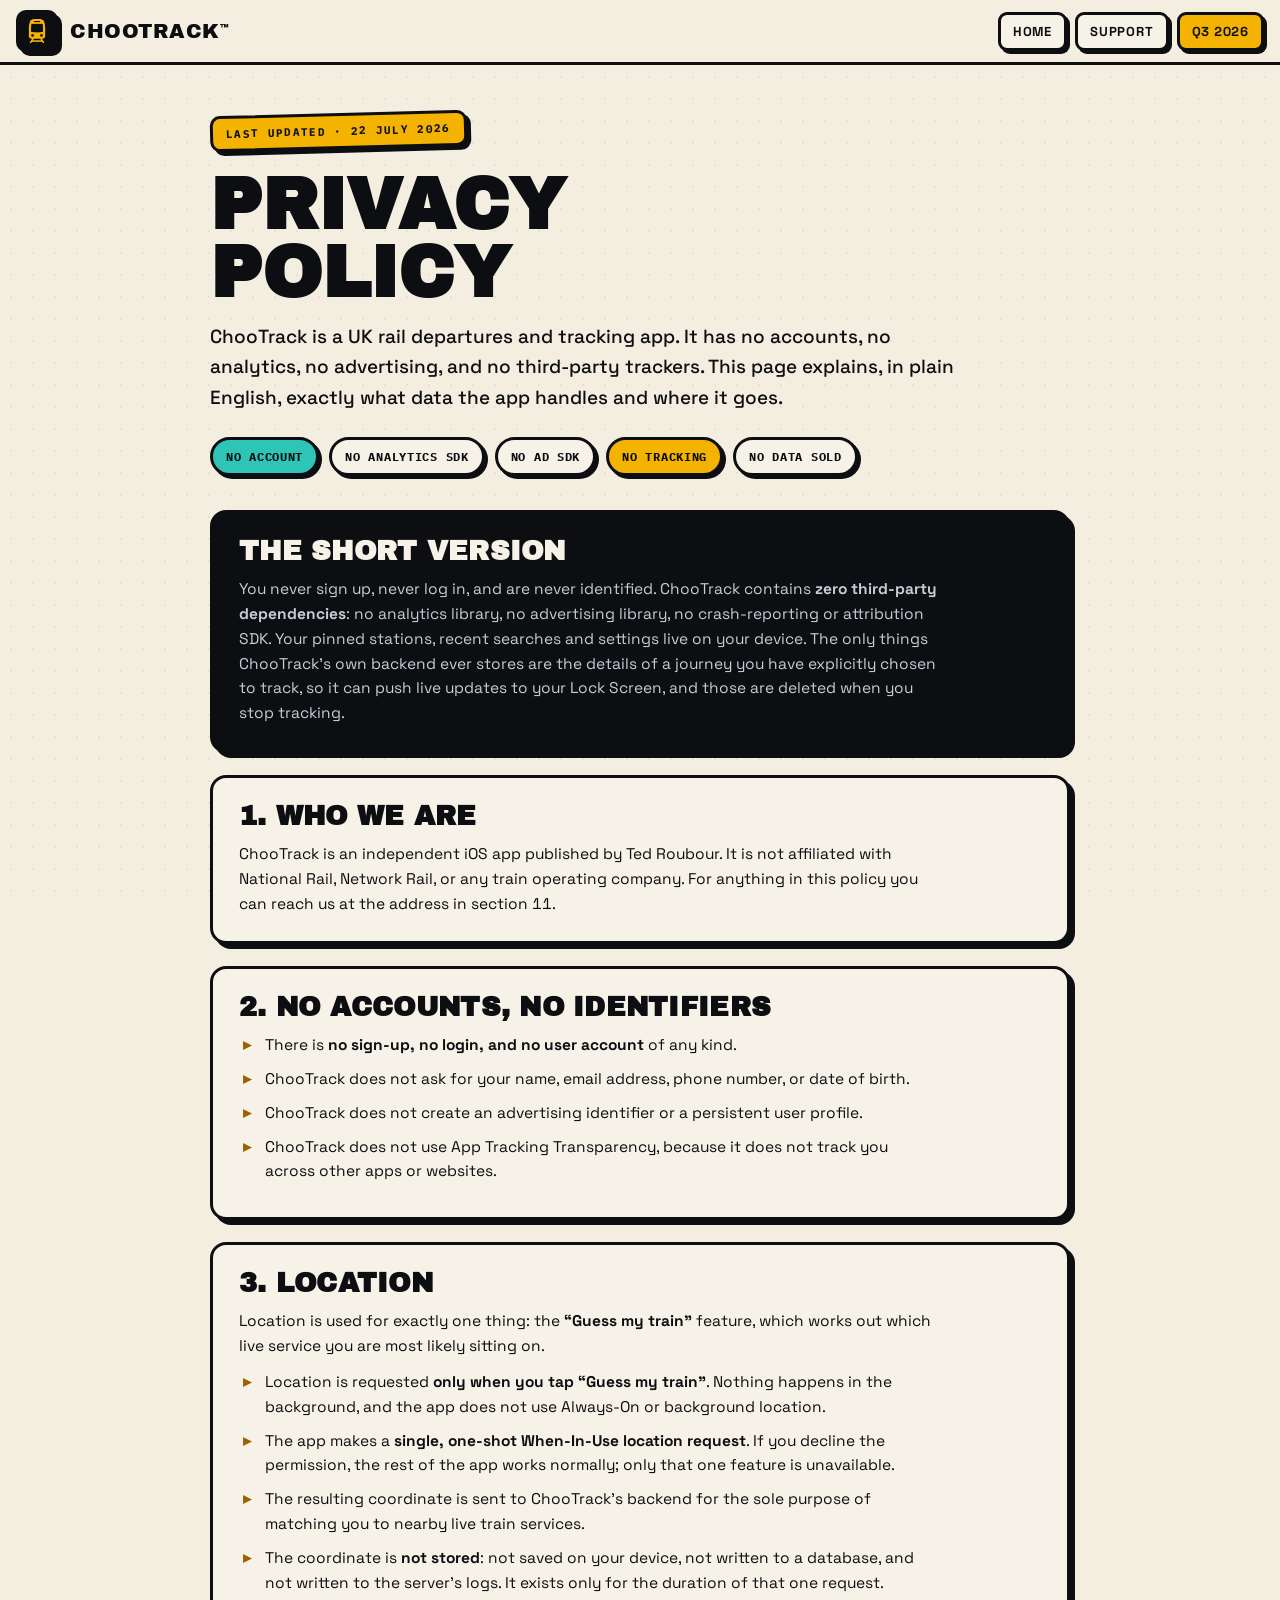
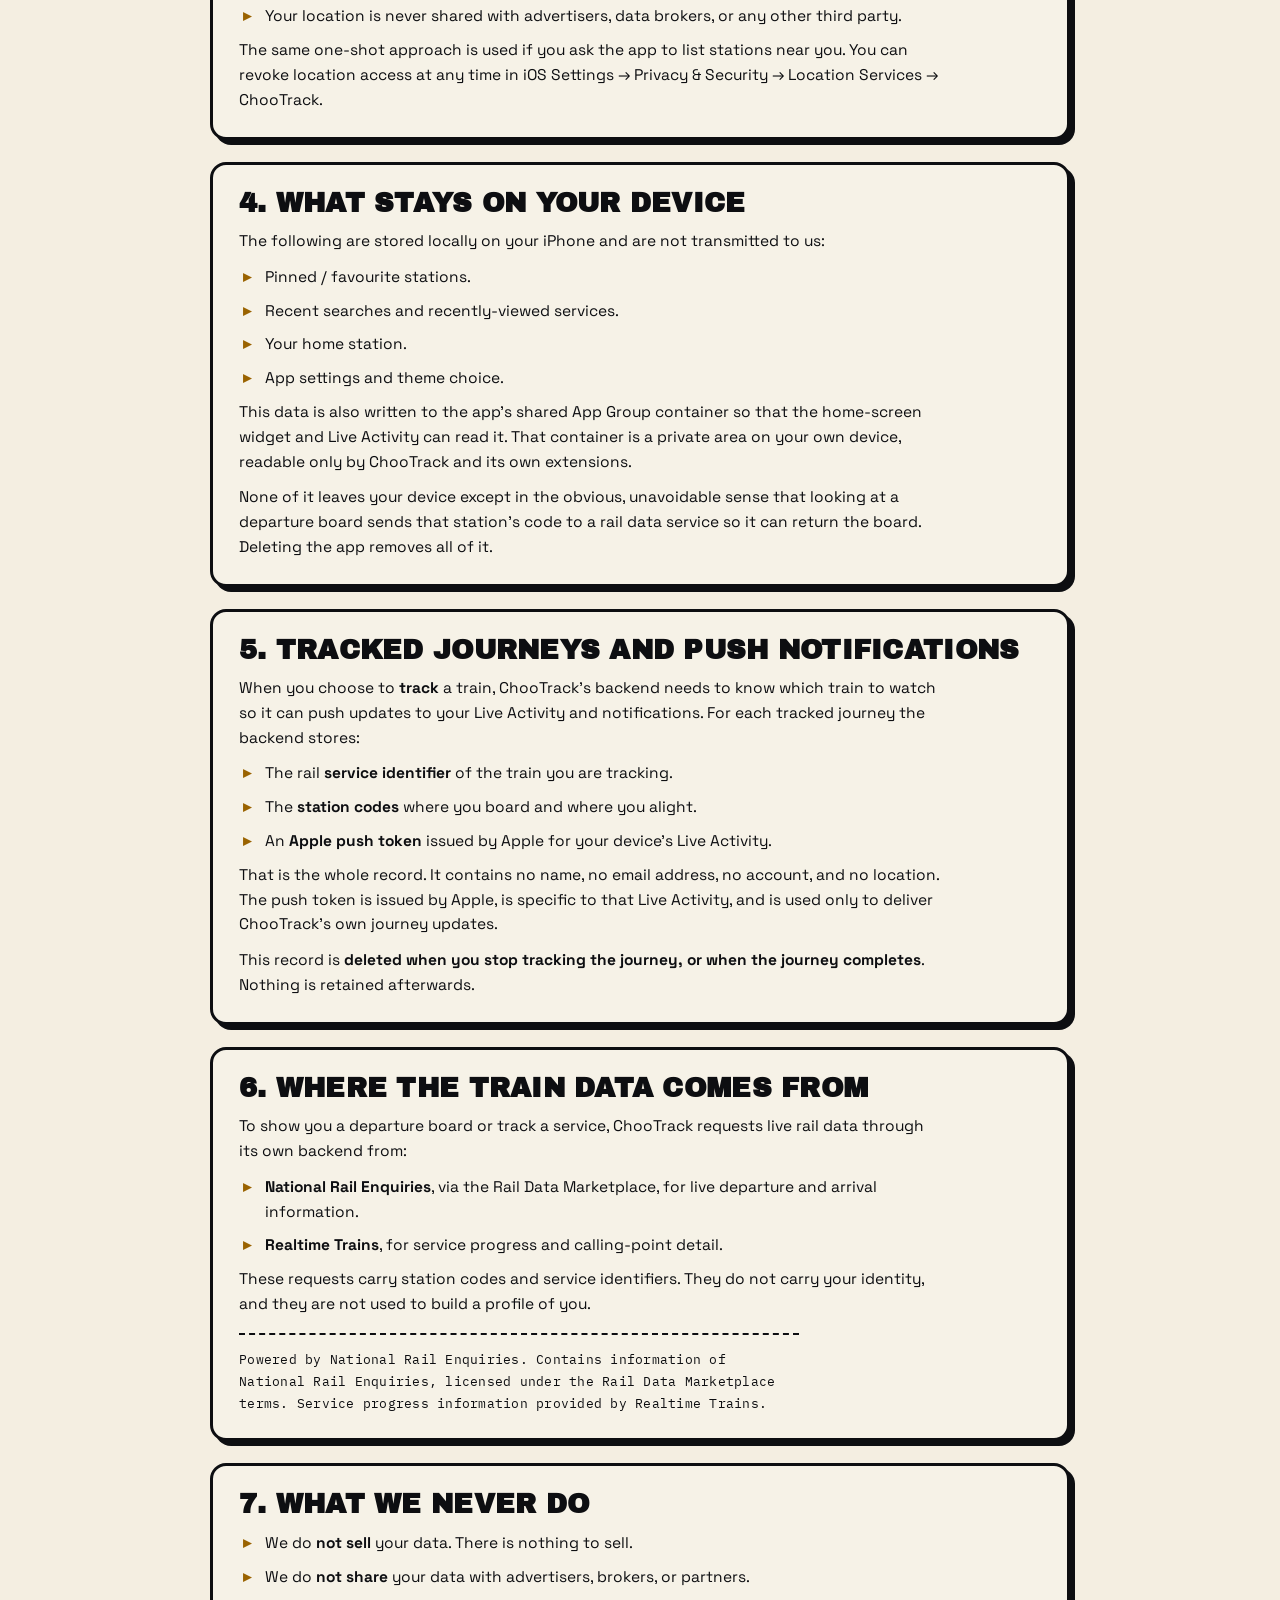
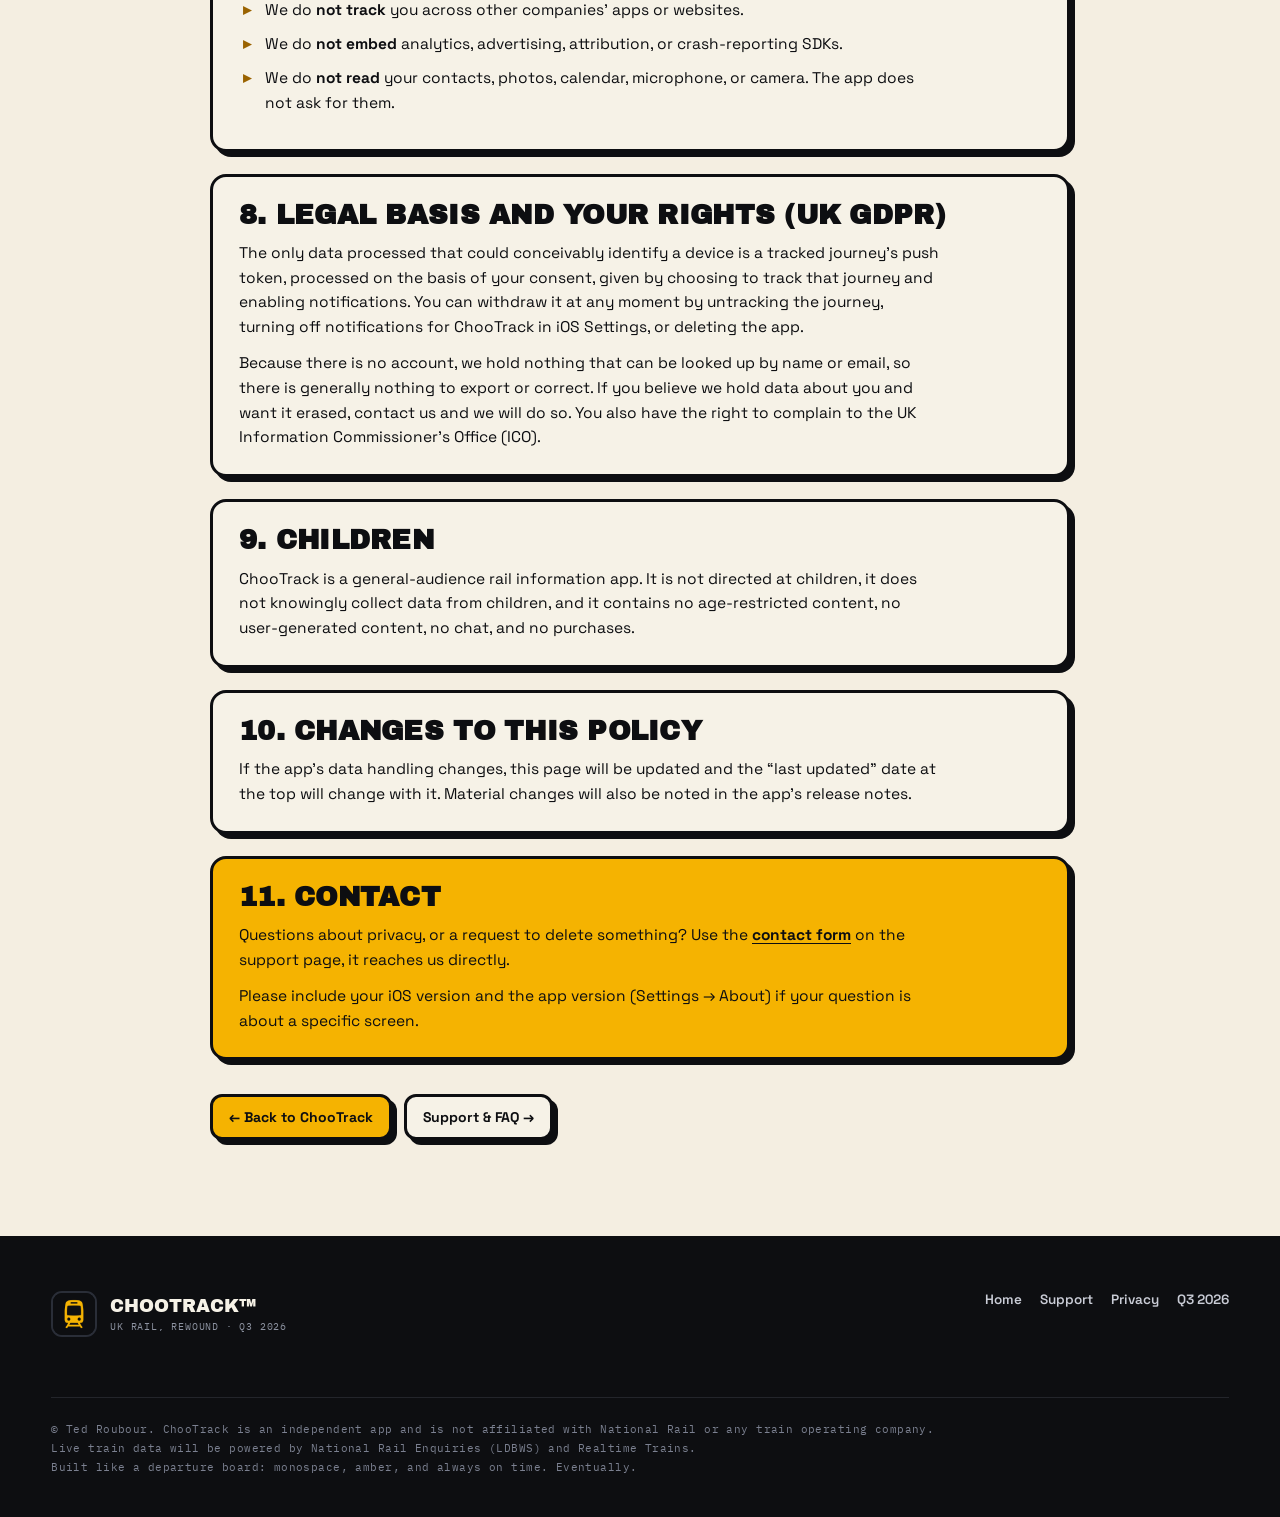
<file: privacy.html>
<!doctype html>
<html lang="en-GB">
<head>
<meta charset="utf-8">
<meta name="viewport" content="width=device-width, initial-scale=1, viewport-fit=cover">
<title>Privacy Policy · ChooTrack</title>
<meta name="description" content="ChooTrack's privacy policy. No accounts, no analytics, no ad SDKs, no trackers. Your pins, recents and settings stay on your device.">
<meta property="og:title" content="ChooTrack privacy policy">
<meta property="og:description" content="No accounts, no analytics, no trackers. Here is exactly what ChooTrack does and does not collect.">
<link rel="icon" type="image/png" href="icon.png">
<link rel="apple-touch-icon" href="icon.png">
<link rel="preconnect" href="https://fonts.googleapis.com">
<link rel="preconnect" href="https://fonts.gstatic.com" crossorigin>
<link href="https://fonts.googleapis.com/css2?family=Archivo+Black&family=IBM+Plex+Mono:wght@400;500;600;700&family=Space+Grotesk:wght@400;500;600;700&display=swap" rel="stylesheet">
<link rel="stylesheet" href="style.css">
</head>
<body>

<!-- ================================================================ TOPBAR -->
<header class="topbar">
  <div class="logo"><img src="icon.png" alt="ChooTrack app icon, an amber train on black"></div>
  <div class="name">ChooTrack<sup>™</sup></div>
  <nav>
    <a href="index.html">Home</a>
    <a href="support.html">Support</a>
    <a class="get" href="index.html#get">Q3&nbsp;2026</a>
  </nav>
</header>

<main>
<section class="doc">
  <div class="wrap">

    <div class="doc-head">
      <span class="stamp">Last updated · 22 July 2026</span>
      <h1>Privacy<br>Policy</h1>
      <p class="lede">
        ChooTrack is a UK rail departures and tracking app. It has no accounts, no
        analytics, no advertising, and no third-party trackers. This page explains,
        in plain English, exactly what data the app handles and where it goes.
      </p>
      <div class="factstrip">
        <span class="fact">No account</span>
        <span class="fact cream">No analytics SDK</span>
        <span class="fact cream">No ad SDK</span>
        <span class="fact amber">No tracking</span>
        <span class="fact cream">No data sold</span>
      </div>
    </div>

    <div class="card dark">
      <h2>The short version</h2>
      <p>
        You never sign up, never log in, and are never identified. ChooTrack contains
        <b>zero third-party dependencies</b>: no analytics library, no advertising
        library, no crash-reporting or attribution SDK. Your pinned stations, recent
        searches and settings live on your device. The only things ChooTrack's own
        backend ever stores are the details of a journey you have explicitly chosen
        to track, so it can push live updates to your Lock Screen, and those are
        deleted when you stop tracking.
      </p>
    </div>

    <div class="card">
      <h2>1. Who we are</h2>
      <p>
        ChooTrack is an independent iOS app published by Ted Roubour. It is not
        affiliated with National Rail, Network Rail, or any train operating company.
        For anything in this policy you can reach us at the address in section 11.
      </p>
    </div>

    <div class="card">
      <h2>2. No accounts, no identifiers</h2>
      <ul>
        <li>There is <b>no sign-up, no login, and no user account</b> of any kind.</li>
        <li>ChooTrack does not ask for your name, email address, phone number, or date of birth.</li>
        <li>ChooTrack does not create an advertising identifier or a persistent user profile.</li>
        <li>ChooTrack does not use App Tracking Transparency, because it does not track you across other apps or websites.</li>
      </ul>
    </div>

    <div class="card">
      <h2>3. Location</h2>
      <p>
        Location is used for exactly one thing: the <b>“Guess my train”</b> feature,
        which works out which live service you are most likely sitting on.
      </p>
      <ul>
        <li>Location is requested <b>only when you tap “Guess my train”</b>. Nothing happens in the background, and the app does not use Always-On or background location.</li>
        <li>The app makes a <b>single, one-shot When-In-Use location request</b>. If you decline the permission, the rest of the app works normally; only that one feature is unavailable.</li>
        <li>The resulting coordinate is sent to ChooTrack's backend for the sole purpose of matching you to nearby live train services.</li>
        <li>The coordinate is <b>not stored</b>: not saved on your device, not written to a database, and not written to the server's logs. It exists only for the duration of that one request.</li>
        <li>Your location is never shared with advertisers, data brokers, or any other third party.</li>
      </ul>
      <p>
        The same one-shot approach is used if you ask the app to list stations near
        you. You can revoke location access at any time in iOS Settings → Privacy &amp;
        Security → Location Services → ChooTrack.
      </p>
    </div>

    <div class="card">
      <h2>4. What stays on your device</h2>
      <p>The following are stored locally on your iPhone and are not transmitted to us:</p>
      <ul>
        <li>Pinned / favourite stations.</li>
        <li>Recent searches and recently-viewed services.</li>
        <li>Your home station.</li>
        <li>App settings and theme choice.</li>
      </ul>
      <p>
        This data is also written to the app's shared App Group container so that the
        home-screen widget and Live Activity can read it. That container is a private
        area on your own device, readable only by ChooTrack and its own extensions.
      </p>
      <p>
        None of it leaves your device except in the obvious, unavoidable sense that
        looking at a departure board sends that station's code to a rail data service
        so it can return the board. Deleting the app removes all of it.
      </p>
    </div>

    <div class="card">
      <h2>5. Tracked journeys and push notifications</h2>
      <p>
        When you choose to <b>track</b> a train, ChooTrack's backend needs to know
        which train to watch so it can push updates to your Live Activity and
        notifications. For each tracked journey the backend stores:
      </p>
      <ul>
        <li>The rail <b>service identifier</b> of the train you are tracking.</li>
        <li>The <b>station codes</b> where you board and where you alight.</li>
        <li>An <b>Apple push token</b> issued by Apple for your device's Live Activity.</li>
      </ul>
      <p>
        That is the whole record. It contains no name, no email address, no account,
        and no location. The push token is issued by Apple, is specific to that Live
        Activity, and is used only to deliver ChooTrack's own journey updates.
      </p>
      <p>
        This record is <b>deleted when you stop tracking the journey, or when the
        journey completes</b>. Nothing is retained afterwards.
      </p>
    </div>

    <div class="card">
      <h2>6. Where the train data comes from</h2>
      <p>
        To show you a departure board or track a service, ChooTrack requests live rail
        data through its own backend from:
      </p>
      <ul>
        <li><b>National Rail Enquiries</b>, via the Rail Data Marketplace, for live departure and arrival information.</li>
        <li><b>Realtime Trains</b>, for service progress and calling-point detail.</li>
      </ul>
      <p>
        These requests carry station codes and service identifiers. They do not carry
        your identity, and they are not used to build a profile of you.
      </p>
      <p class="attrib">
        Powered by National Rail Enquiries. Contains information of National Rail
        Enquiries, licensed under the Rail Data Marketplace terms. Service progress
        information provided by Realtime Trains.
      </p>
    </div>

    <div class="card">
      <h2>7. What we never do</h2>
      <ul>
        <li>We do <b>not sell</b> your data. There is nothing to sell.</li>
        <li>We do <b>not share</b> your data with advertisers, brokers, or partners.</li>
        <li>We do <b>not track</b> you across other companies' apps or websites.</li>
        <li>We do <b>not embed</b> analytics, advertising, attribution, or crash-reporting SDKs.</li>
        <li>We do <b>not read</b> your contacts, photos, calendar, microphone, or camera. The app does not ask for them.</li>
      </ul>
    </div>

    <div class="card">
      <h2>8. Legal basis and your rights (UK GDPR)</h2>
      <p>
        The only data processed that could conceivably identify a device is a tracked
        journey's push token, processed on the basis of your consent, given by
        choosing to track that journey and enabling notifications. You can withdraw it
        at any moment by untracking the journey, turning off notifications for
        ChooTrack in iOS Settings, or deleting the app.
      </p>
      <p>
        Because there is no account, we hold nothing that can be looked up by name or
        email, so there is generally nothing to export or correct. If you believe we
        hold data about you and want it erased, contact us and we will do so. You also
        have the right to complain to the UK Information Commissioner's Office (ICO).
      </p>
    </div>

    <div class="card">
      <h2>9. Children</h2>
      <p>
        ChooTrack is a general-audience rail information app. It is not directed at
        children, it does not knowingly collect data from children, and it contains no
        age-restricted content, no user-generated content, no chat, and no purchases.
      </p>
    </div>

    <div class="card">
      <h2>10. Changes to this policy</h2>
      <p>
        If the app's data handling changes, this page will be updated and the
        “last updated” date at the top will change with it. Material changes will also
        be noted in the app's release notes.
      </p>
    </div>

    <div class="card amber" id="contact">
      <h2>11. Contact</h2>
      <p>
        Questions about privacy, or a request to delete something? Use the
        <a href="support.html#contact">contact form</a> on the support page, it
        reaches us directly.
      </p>
      <p>
        Please include your iOS version and the app version (Settings → About) if
        your question is about a specific screen.
      </p>
    </div>

    <div class="doc-nav">
      <a class="amber" href="index.html">← Back to ChooTrack</a>
      <a href="support.html">Support &amp; FAQ →</a>
    </div>

  </div>
</section>
</main>

<!-- ================================================================ FOOTER -->
<footer>
  <div class="wrap">
    <div class="fbrand">
      <img src="icon.png" alt="">
      <div><span class="n">ChooTrack™</span><small>UK RAIL, REWOUND · Q3 2026</small></div>
    </div>
    <nav>
      <a href="index.html">Home</a>
      <a href="support.html">Support</a>
      <a href="privacy.html">Privacy</a>
      <a href="index.html#get">Q3 2026</a>
    </nav>
    <div class="legal">
      © Ted Roubour. ChooTrack is an independent app and is not affiliated with National Rail or any train operating company.<br>
      Live train data will be powered by National Rail Enquiries (LDBWS) and Realtime Trains.<br>
      Built like a departure board: monospace, amber, and always on time. Eventually.
    </div>
  </div>
</footer>

</body>
</html>
</file>
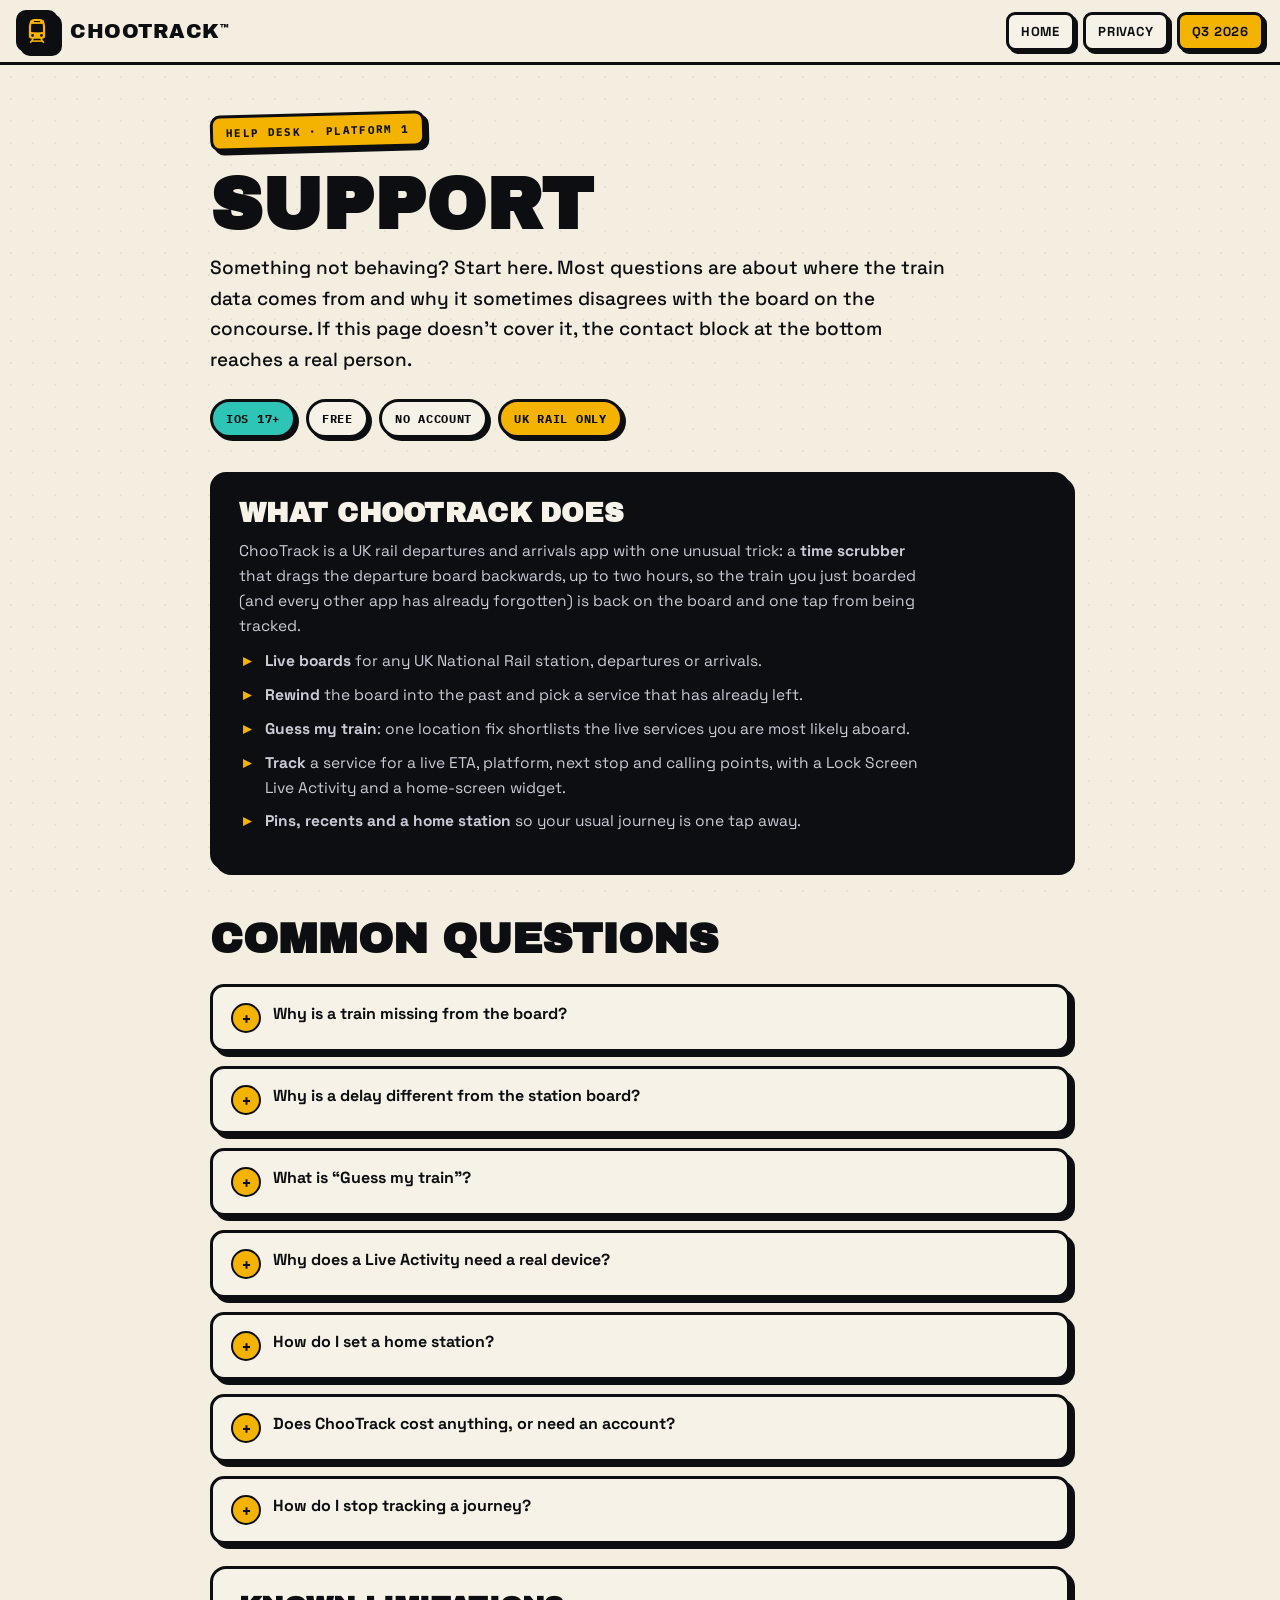
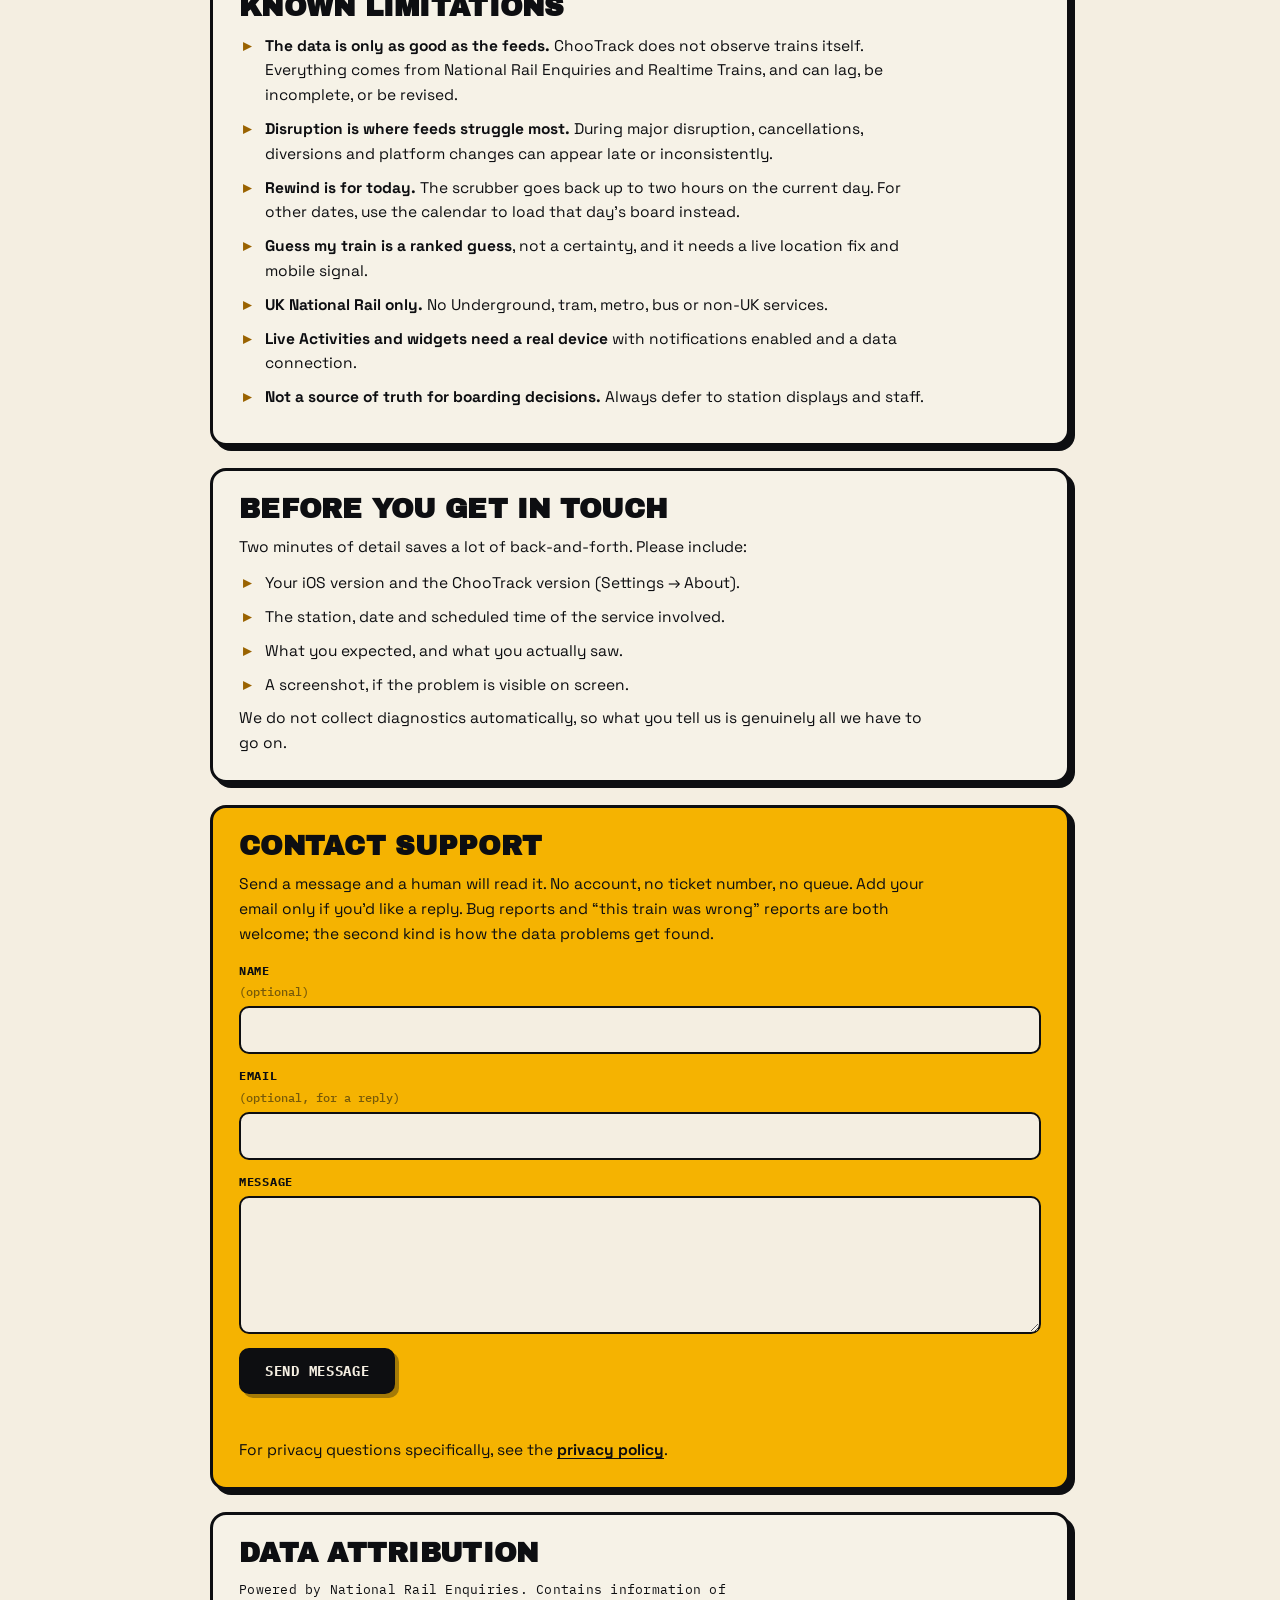
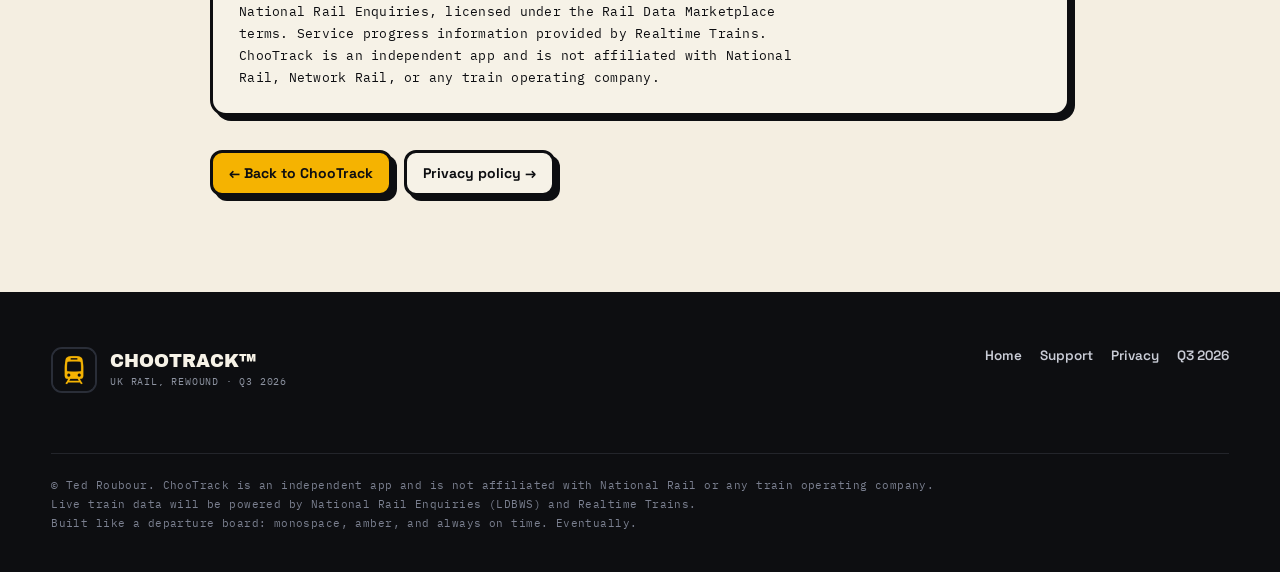
<file: support.html>
<!doctype html>
<html lang="en-GB">
<head>
<meta charset="utf-8">
<meta name="viewport" content="width=device-width, initial-scale=1, viewport-fit=cover">
<title>Support · ChooTrack</title>
<meta name="description" content="Help, FAQ and contact for ChooTrack, the UK rail app with a time scrubber. Missing trains, delay differences, Guess my train, Live Activities and home stations explained.">
<meta property="og:title" content="ChooTrack support">
<meta property="og:description" content="FAQ, known limitations and how to get in touch about ChooTrack.">
<link rel="icon" type="image/png" href="icon.png">
<link rel="apple-touch-icon" href="icon.png">
<link rel="preconnect" href="https://fonts.googleapis.com">
<link rel="preconnect" href="https://fonts.gstatic.com" crossorigin>
<link href="https://fonts.googleapis.com/css2?family=Archivo+Black&family=IBM+Plex+Mono:wght@400;500;600;700&family=Space+Grotesk:wght@400;500;600;700&display=swap" rel="stylesheet">
<link rel="stylesheet" href="style.css">
</head>
<body>

<!-- ================================================================ TOPBAR -->
<header class="topbar">
  <div class="logo"><img src="icon.png" alt="ChooTrack app icon, an amber train on black"></div>
  <div class="name">ChooTrack<sup>™</sup></div>
  <nav>
    <a href="index.html">Home</a>
    <a href="privacy.html">Privacy</a>
    <a class="get" href="index.html#get">Q3&nbsp;2026</a>
  </nav>
</header>

<main>
<section class="doc">
  <div class="wrap">

    <div class="doc-head">
      <span class="stamp">Help desk · Platform 1</span>
      <h1>Support</h1>
      <p class="lede">
        Something not behaving? Start here. Most questions are about where the train
        data comes from and why it sometimes disagrees with the board on the
        concourse. If this page doesn't cover it, the contact block at the bottom
        reaches a real person.
      </p>
      <div class="factstrip">
        <span class="fact">iOS 17+</span>
        <span class="fact cream">Free</span>
        <span class="fact cream">No account</span>
        <span class="fact amber">UK rail only</span>
      </div>
    </div>

    <!-- ------------------------------------------------------ what it does -->
    <div class="card dark">
      <h2>What ChooTrack does</h2>
      <p>
        ChooTrack is a UK rail departures and arrivals app with one unusual trick: a
        <b>time scrubber</b> that drags the departure board backwards, up to two hours,
        so the train you just boarded (and every other app has already forgotten) is
        back on the board and one tap from being tracked.
      </p>
      <ul>
        <li><b>Live boards</b> for any UK National Rail station, departures or arrivals.</li>
        <li><b>Rewind</b> the board into the past and pick a service that has already left.</li>
        <li><b>Guess my train</b>: one location fix shortlists the live services you are most likely aboard.</li>
        <li><b>Track</b> a service for a live ETA, platform, next stop and calling points, with a Lock Screen Live Activity and a home-screen widget.</li>
        <li><b>Pins, recents and a home station</b> so your usual journey is one tap away.</li>
      </ul>
    </div>

    <!-- --------------------------------------------------------------- FAQ -->
    <h2 style="font-family:var(--disp);text-transform:uppercase;font-size:clamp(24px,4.6vw,42px);margin:46px 0 4px">Common questions</h2>

    <div class="faq">

      <details>
        <summary>Why is a train missing from the board?</summary>
        <div class="a">
          <p>
            ChooTrack shows exactly what the rail data feeds publish for that station,
            and nothing more. A service can be absent because it has been cancelled and
            withdrawn from the feed, because it does not call at that station at all
            (some trains pass through without stopping), or because the operator has
            not yet published it.
          </p>
          <p>
            Boards also have a horizon: very distant departures may not appear until
            closer to the time. If you are looking at today and the train has already
            gone, <b>drag the scrubber backwards</b>; departed services reappear with
            their actual departure time and platform.
          </p>
          <p>
            If a train is on the physical station board but not in ChooTrack, that is
            worth reporting: send us the station, the scheduled time and the
            destination and we will look at what the feed returned.
          </p>
        </div>
      </details>

      <details>
        <summary>Why is a delay different from the station board?</summary>
        <div class="a">
          <p>
            The screens at the station and the data ChooTrack receives do not always
            update at the same moment. Estimates are revised continuously as a train
            moves, and different systems pick up those revisions at slightly different
            times, so a minute or two of disagreement is normal.
          </p>
          <p>
            ChooTrack blends two sources: <b>National Rail Enquiries</b> for the
            departure and arrival board, and <b>Realtime Trains</b> for where the
            service actually is along its route. When a service is disrupted, those two
            can briefly disagree with each other as well.
          </p>
          <p>
            For anything safety-critical or time-critical, such as a last connection of
            the night, please treat the station's own displays and staff as the
            authority.
          </p>
        </div>
      </details>

      <details>
        <summary>What is “Guess my train”?</summary>
        <div class="a">
          <p>
            You are already aboard and moving, and you never opened the app at the
            station. Tap <b>Guess my train</b> and ChooTrack takes a single location
            fix, matches your position against live services running nearby, and gives
            you a shortlist ranked from <b>very likely</b> to <b>possible</b>, with
            where each one is right now.
          </p>
          <p>
            Pick one and you are straight into the normal tracking flow. It works best
            on the move, and it is a guess: on a corridor where several services run
            close together, check the destination before you track.
          </p>
          <p>
            It needs location permission, asked once, When-In-Use only. The coordinate
            is used to identify the train and is not stored. See the
            <a href="privacy.html#contact">privacy policy</a> for the detail.
          </p>
        </div>
      </details>

      <details>
        <summary>Why does a Live Activity need a real device?</summary>
        <div class="a">
          <p>
            Live Activities on the Lock Screen and Dynamic Island are kept up to date by
            <b>Apple's push notification service</b>. ChooTrack's backend watches your
            tracked service and pushes each update to the token Apple issued for that
            activity.
          </p>
          <p>
            The iOS Simulator cannot receive those pushes, so a Live Activity in the
            Simulator will appear but never move. On a real iPhone it updates as the
            train does. Keep notifications enabled for ChooTrack, and keep Live
            Activities turned on in iOS Settings → ChooTrack.
          </p>
          <p>
            If an activity goes stale on a real device, check that the phone has a data
            connection, that Low Power Mode or Focus is not suppressing updates, and
            that the journey has not already completed, which ends the activity by
            design.
          </p>
        </div>
      </details>

      <details>
        <summary>How do I set a home station?</summary>
        <div class="a">
          <p>
            Open <b>Settings</b> in the app and choose <b>Home station</b>, then search
            for the station by name or CRS code. Fuzzy search accepts “pad”,
            “paddington” or “PAD”.
          </p>
          <p>
            Your home station is what the app opens on and what the home-screen widget
            shows. You can change or clear it at any time; it is stored only on your
            device. Pinned stations and recents sit alongside it on the search screen
            for everything else.
          </p>
        </div>
      </details>

      <details>
        <summary>Does ChooTrack cost anything, or need an account?</summary>
        <div class="a">
          <p>
            No and no. ChooTrack is free, has no in-app purchases, no subscription, and
            no sign-up. There is nothing to log into and nothing to restore.
          </p>
        </div>
      </details>

      <details>
        <summary>How do I stop tracking a journey?</summary>
        <div class="a">
          <p>
            Open the <b>Track</b> tab and remove the journey. Tracking also ends on its
            own when the journey completes. Either way, the record the backend held for
            it (service id, boarding and alighting stations, push token) is deleted.
          </p>
        </div>
      </details>

    </div>

    <!-- ------------------------------------------------------- limitations -->
    <div class="card">
      <h2>Known limitations</h2>
      <ul>
        <li><b>The data is only as good as the feeds.</b> ChooTrack does not observe trains itself. Everything comes from National Rail Enquiries and Realtime Trains, and can lag, be incomplete, or be revised.</li>
        <li><b>Disruption is where feeds struggle most.</b> During major disruption, cancellations, diversions and platform changes can appear late or inconsistently.</li>
        <li><b>Rewind is for today.</b> The scrubber goes back up to two hours on the current day. For other dates, use the calendar to load that day's board instead.</li>
        <li><b>Guess my train is a ranked guess</b>, not a certainty, and it needs a live location fix and mobile signal.</li>
        <li><b>UK National Rail only.</b> No Underground, tram, metro, bus or non-UK services.</li>
        <li><b>Live Activities and widgets need a real device</b> with notifications enabled and a data connection.</li>
        <li><b>Not a source of truth for boarding decisions.</b> Always defer to station displays and staff.</li>
      </ul>
    </div>

    <!-- ------------------------------------------------------ before asking -->
    <div class="card">
      <h2>Before you get in touch</h2>
      <p>Two minutes of detail saves a lot of back-and-forth. Please include:</p>
      <ul>
        <li>Your iOS version and the ChooTrack version (Settings → About).</li>
        <li>The station, date and scheduled time of the service involved.</li>
        <li>What you expected, and what you actually saw.</li>
        <li>A screenshot, if the problem is visible on screen.</li>
      </ul>
      <p>
        We do not collect diagnostics automatically, so what you tell us is genuinely
        all we have to go on.
      </p>
    </div>

    <div class="card amber" id="contact">
      <h2>Contact support</h2>
      <p>
        Send a message and a human will read it. No account, no ticket number, no
        queue. Add your email only if you'd like a reply. Bug reports and “this train
        was wrong” reports are both welcome; the second kind is how the data problems
        get found.
      </p>
      <form id="contactForm" class="contact-form" novalidate>
        <label>Name <span class="opt">(optional)</span>
          <input type="text" name="name" autocomplete="name" maxlength="200">
        </label>
        <label>Email <span class="opt">(optional, for a reply)</span>
          <input type="email" name="email" autocomplete="email" maxlength="320">
        </label>
        <label>Message
          <textarea name="message" rows="5" maxlength="4000" required></textarea>
        </label>
        <!-- Honeypot: hidden from people, tempting to bots. A filled value is dropped. -->
        <div class="hp" aria-hidden="true">
          <label>Leave this field empty
            <input type="text" name="website" tabindex="-1" autocomplete="off">
          </label>
        </div>
        <button type="submit">Send message</button>
        <p class="form-status" role="status" aria-live="polite"></p>
      </form>
      <p>
        For privacy questions specifically, see the
        <a href="privacy.html">privacy policy</a>.
      </p>
    </div>

    <script>
      (function () {
        var API = "https://chootrack-api.fly.dev/v1/contact";
        var form = document.getElementById("contactForm");
        var status = form.querySelector(".form-status");
        var btn = form.querySelector("button[type=submit]");
        form.addEventListener("submit", function (e) {
          e.preventDefault();
          var fd = new FormData(form);
          var msg = (fd.get("message") || "").trim();
          if (!msg) { status.textContent = "Please type a message first."; status.className = "form-status err"; return; }
          var payload = {
            name: fd.get("name") || "", email: fd.get("email") || "",
            message: msg, website: fd.get("website") || "", source: "support-page"
          };
          btn.disabled = true; status.textContent = "Sending…"; status.className = "form-status";
          fetch(API, { method: "POST", headers: { "Content-Type": "application/json" }, body: JSON.stringify(payload) })
            .then(function (r) {
              if (r.ok) {
                form.reset();
                status.textContent = "Thanks, your message is on its way. We'll reply if you left an email.";
                status.className = "form-status ok";
              } else if (r.status === 429) {
                status.textContent = "Too many messages just now. Please wait a minute and try again.";
                status.className = "form-status err";
              } else {
                status.textContent = "Sorry, that didn't send. Please try again in a moment.";
                status.className = "form-status err";
              }
            })
            .catch(function () {
              status.textContent = "Couldn't reach the server. Check your connection and try again.";
              status.className = "form-status err";
            })
            .finally(function () { btn.disabled = false; });
        });
      })();
    </script>

    <div class="card">
      <h2>Data attribution</h2>
      <p class="attrib" style="border-top:none;padding-top:0;margin-top:0">
        Powered by National Rail Enquiries. Contains information of National Rail
        Enquiries, licensed under the Rail Data Marketplace terms. Service progress
        information provided by Realtime Trains. ChooTrack is an independent app and is
        not affiliated with National Rail, Network Rail, or any train operating company.
      </p>
    </div>

    <div class="doc-nav">
      <a class="amber" href="index.html">← Back to ChooTrack</a>
      <a href="privacy.html">Privacy policy →</a>
    </div>

  </div>
</section>
</main>

<!-- ================================================================ FOOTER -->
<footer>
  <div class="wrap">
    <div class="fbrand">
      <img src="icon.png" alt="">
      <div><span class="n">ChooTrack™</span><small>UK RAIL, REWOUND · Q3 2026</small></div>
    </div>
    <nav>
      <a href="index.html">Home</a>
      <a href="support.html">Support</a>
      <a href="privacy.html">Privacy</a>
      <a href="index.html#get">Q3 2026</a>
    </nav>
    <div class="legal">
      © Ted Roubour. ChooTrack is an independent app and is not affiliated with National Rail or any train operating company.<br>
      Live train data will be powered by National Rail Enquiries (LDBWS) and Realtime Trains.<br>
      Built like a departure board: monospace, amber, and always on time. Eventually.
    </div>
  </div>
</footer>

</body>
</html>
</file>
<file: style.css>
/* ============================================================================
   ChooTrack: Neo-Brutalist marketing site (Coming Soon · Q3 2026)
   Split-Flap identity: amber on near-black boards, coral for the past,
   hard offset shadows, thick ink borders, huge type. Real app screenshots.
   ========================================================================== */

:root{
  --paper:#F4EEE1;
  --paper-2:#EFE7D4;
  --ink:#0D0E11;
  --ink-soft:#23252B;
  --amber:#F5B301;
  --amber-deep:#D89C00;
  --coral:#FF5A4D;
  --teal:#2EC4B6;
  --cream:#F6F2E7;
  --gold:#9A6300;
  --board:#0D0E11;
  --board-2:#14161C;
  --tile:#101218;
  --ic-green:#0D4331;
  --ic-deep:#06241B;
  --ic-yellow:#F5C518;
  --ic-red:#F04434;

  --bd:3px solid var(--ink);
  --shadow:8px 8px 0 var(--ink);
  --shadow-sm:5px 5px 0 var(--ink);
  --shadow-lg:12px 12px 0 var(--ink);

  --mono:"IBM Plex Mono",ui-monospace,"SF Mono",Menlo,monospace;
  --disp:"Archivo Black","Arial Black",sans-serif;
  --body:"Space Grotesk",-apple-system,"Helvetica Neue",sans-serif;

  --w:min(1180px,92vw);
}

*{box-sizing:border-box;margin:0;padding:0}
html{scroll-behavior:smooth}
body{
  font-family:var(--body);
  background:var(--paper);
  color:var(--ink);
  -webkit-font-smoothing:antialiased;
  overflow-x:hidden;
  font-variant-numeric:tabular-nums;
}
::selection{background:var(--amber);color:var(--ink)}
img{max-width:100%;display:block}
a{color:inherit}

/* dotted paper grain */
body::before{
  content:"";position:fixed;inset:0;pointer-events:none;z-index:0;
  background-image:radial-gradient(rgba(13,14,17,.05) 1px,transparent 1px);
  background-size:22px 22px;
}
main,header.topbar,footer{position:relative;z-index:1}

/* ---------------------------------------------------------------- topbar */
.topbar{
  position:sticky;top:0;z-index:60;
  display:flex;align-items:center;gap:12px;
  padding:10px max(16px,env(safe-area-inset-left));
  background:var(--paper);
  border-bottom:var(--bd);
}
.topbar .logo{
  width:42px;height:42px;border:var(--bd);border-radius:10px;
  box-shadow:4px 4px 0 var(--ink);flex:none;overflow:hidden;background:var(--ink);
}
.topbar .logo img{width:100%;height:100%}
.topbar .name{
  font-family:var(--disp);font-size:clamp(15px,4vw,20px);letter-spacing:.5px;text-transform:uppercase;
  white-space:nowrap;
}
.topbar .name sup{font-size:9px;vertical-align:super}
.topbar nav{margin-left:auto;display:flex;gap:8px;align-items:center}
.topbar nav a{
  text-decoration:none;font-weight:700;font-size:13px;text-transform:uppercase;
  letter-spacing:.06em;padding:8px 12px;border:var(--bd);border-radius:9px;background:var(--cream);
  box-shadow:3px 3px 0 var(--ink);transition:transform .12s,box-shadow .12s;white-space:nowrap;
}
.topbar nav a:hover{transform:translate(-2px,-2px);box-shadow:5px 5px 0 var(--ink)}
.topbar nav a.get{background:var(--amber)}
@media(max-width:820px){.topbar nav a:not(.get){display:none}}

/* ------------------------------------------------------------ helpers */
.wrap{width:var(--w);margin:0 auto}
.section{padding:96px 0;position:relative}
@media(max-width:760px){.section{padding:60px 0}}

.k-label{
  display:inline-flex;align-items:center;gap:8px;
  font-family:var(--mono);font-weight:700;font-size:clamp(10px,2.6vw,12px);letter-spacing:.12em;
  text-transform:uppercase;padding:7px 12px;border:var(--bd);border-radius:999px;
  background:var(--cream);box-shadow:4px 4px 0 var(--ink);color:var(--ink);
}
.k-label .dot{width:9px;height:9px;border-radius:50%;background:var(--teal);animation:pulse 1.6s infinite;flex:none}
@keyframes pulse{0%,100%{opacity:1;transform:scale(1)}50%{opacity:.45;transform:scale(.8)}}

.h-giant{
  font-family:var(--disp);text-transform:uppercase;
  font-size:clamp(40px,8.4vw,118px);
  line-height:.95;letter-spacing:-.01em;margin:26px 0 18px;
}
.h-giant .row{display:block}
.h-giant .hl-amber{background:var(--amber);box-shadow:var(--shadow-sm);padding:0 .12em;display:inline-block;border:var(--bd)}
.h-giant .outline{color:transparent;-webkit-text-stroke:2.5px var(--ink)}
.sub{font-size:clamp(15.5px,2vw,21px);line-height:1.55;max-width:56ch;font-weight:500}
.sub b{background:var(--cream);color:var(--ink);border:2px solid var(--ink);padding:0 6px;border-radius:6px;white-space:nowrap}
.sub b.amber{background:var(--amber)}

/* reveal-on-scroll: things fall into place */
.reveal{
  opacity:0;
  transform:translateY(46px) rotate(var(--rr,0deg)) scale(.97);
  transition:opacity .7s cubic-bezier(.2,.7,.2,1),transform .7s cubic-bezier(.2,.7,.2,1);
  transition-delay:calc(var(--i,0)*90ms);
}
.reveal.in{opacity:1;transform:translateY(0) rotate(0deg) scale(1)}
.reveal.drop{transform:translateY(-70px) rotate(var(--rr,-3deg))}
.reveal.drop.in{transform:translateY(0) rotate(0)}

/* ------------------------------------------------------------ the phone */
.phone{
  --pw:min(330px,82vw);
  width:var(--pw);
  perspective:1400px;
  filter:drop-shadow(12px 16px 0 rgba(13,14,17,.9));
  position:relative;z-index:4;
}
.phone.small{--pw:min(280px,74vw)}
.phone-frame{
  border-radius:14.5% / 6.7%;
  border:var(--bd);
  background:#0A0B0E;
  padding:10px;
  transform:rotateY(var(--ry,0deg)) rotateX(var(--rx,0deg)) rotate(var(--rz,0deg));
  transform-style:preserve-3d;
  transition:transform .25s ease-out;
  position:relative;
}
.phone-frame::before{ /* side buttons */
  content:"";position:absolute;left:-6px;top:18%;width:4px;height:10%;
  background:var(--ink);border-radius:3px;box-shadow:0 13vh 0 var(--ink);
}
.phone-frame::after{
  content:"";position:absolute;right:-6px;top:23%;width:4px;height:13%;
  background:var(--ink);border-radius:3px;
}
.phone-screen{
  border-radius:11.5% / 5.4%;
  overflow:hidden;position:relative;
  background:var(--board);
}
.phone-screen .shot{width:100%;height:auto;display:block}

/* crossfade phone (hero): live <-> past. The `past` class is toggled on the
   .phone element; the state flags hang off the frame edge like stickers. */
.xfade .shot.over{position:absolute;inset:0;opacity:0;transition:opacity 1s ease}
.phone.past .xfade .shot.over{opacity:1}
.ph-flag{
  position:absolute;top:20%;right:-24px;transform:rotate(7deg);
  font-family:var(--mono);font-weight:700;font-size:11.5px;letter-spacing:.1em;
  padding:7px 13px;border-radius:999px;border:var(--bd);
  box-shadow:4px 4px 0 var(--ink);white-space:nowrap;z-index:8;
  transition:opacity .5s;
}
.ph-flag.live{background:var(--teal);color:#06241B}
.ph-flag.past{background:var(--coral);color:#fff;opacity:0}
.phone.past .ph-flag.live{opacity:0}
.phone.past .ph-flag.past{opacity:1}

/* caption chip above a phone */
.ph-cap{
  position:absolute;top:-16px;left:50%;transform:translateX(-50%) rotate(-2deg);
  z-index:6;font-family:var(--mono);font-weight:700;font-size:12px;letter-spacing:.12em;
  background:var(--teal);border:var(--bd);border-radius:999px;padding:6px 14px;
  box-shadow:4px 4px 0 var(--ink);white-space:nowrap;color:var(--ink);
}
.ph-cap.coral{background:var(--coral);color:var(--cream)}

/* ---------------------------------------------------------------- hero */
.hero{padding:64px 0 0;overflow:hidden}
.hero .wrap{display:grid;grid-template-columns:minmax(0,1.12fr) minmax(0,.88fr);gap:44px;align-items:center}
@media(max-width:980px){
  .hero{padding-top:44px}
  .hero .wrap{grid-template-columns:1fr}
  .hero-phone{order:2;margin:26px auto 0}
}

.h-giant .row.flapline-h1,
.flapline-h1{display:flex;flex-wrap:nowrap;gap:.06em;perspective:900px;width:max-content;max-width:100%}
.flap-ch{
  font-family:var(--disp);text-transform:uppercase;
  background:var(--ink);color:var(--cream);
  border-radius:.09em;
  padding:.04em .06em .1em;
  position:relative;display:inline-block;
  font-size:clamp(40px,7.2vw,104px);line-height:1.06;
  transform-origin:center 50%;
}
.flap-ch.sp{background:transparent}
.flap-ch::after{ /* the mechanical seam */
  content:"";position:absolute;left:0;right:0;top:50%;height:2px;
  background:rgba(244,238,225,.22);
}
.flap-ch.sp::after{display:none}
.flap-ch.amber{background:var(--amber);color:var(--ink)}
.flap-ch.amber::after{background:rgba(13,14,17,.25)}
.flap-ch.coral{background:var(--coral);color:var(--cream)}
@keyframes flapIn{
  0%{transform:rotateX(-95deg);opacity:0}
  60%{transform:rotateX(18deg);opacity:1}
  100%{transform:rotateX(0)}
}
.flap-ch.deal{animation:flapIn .5s cubic-bezier(.3,.9,.35,1.2) both;animation-delay:calc(var(--i)*.045s)}
@keyframes flapTick{
  0%{transform:rotateX(0)}45%{transform:rotateX(-88deg)}55%{transform:rotateX(-88deg)}100%{transform:rotateX(0)}
}
.flap-ch.flip{animation:flapTick .34s ease-in-out}

.hero .sub{margin:22px 0 26px}

.hero-ctas{display:flex;gap:14px;flex-wrap:wrap;align-items:center}
.appstore-badge{
  display:inline-flex;align-items:center;gap:11px;
  background:var(--ink);color:#fff;text-decoration:none;
  border:var(--bd);border-radius:14px;padding:10px 18px 10px 14px;
  box-shadow:var(--shadow-sm);
}
.appstore-badge svg{width:26px;height:26px;flex:none}
.appstore-badge .t{line-height:1.14;text-align:left}
.appstore-badge .t small{display:block;font-size:10.5px;opacity:.8;letter-spacing:.02em}
.appstore-badge .t b{font-size:17px;font-weight:700;font-family:var(--body)}
.appstore-badge.soon{position:relative;overflow:hidden}
.appstore-badge.soon::after{ /* soft sheen so "coming soon" reads intentional */
  content:"";position:absolute;top:0;bottom:0;width:44%;left:-60%;
  background:linear-gradient(100deg,transparent,rgba(255,255,255,.14),transparent);
  animation:sheen 3.2s ease-in-out infinite;
}
@keyframes sheen{0%,55%{left:-60%}100%{left:130%}}
.btn-ghost{
  display:inline-block;text-decoration:none;font-weight:700;
  padding:12px 18px;border:var(--bd);border-radius:14px;background:var(--cream);
  box-shadow:var(--shadow-sm);transition:transform .12s,box-shadow .12s;
}
.btn-ghost:hover{transform:translate(-2px,-2px);box-shadow:7px 7px 0 var(--ink)}

.hero-stickers{position:relative;height:0;z-index:6}
.sticker{
  position:absolute;font-family:var(--mono);font-weight:700;font-size:12px;
  letter-spacing:.1em;text-transform:uppercase;
  border:var(--bd);border-radius:999px;padding:9px 14px;background:var(--teal);
  box-shadow:var(--shadow-sm);white-space:nowrap;z-index:6;
}
.sticker.amber{background:var(--amber)}
.sticker.coral{background:var(--coral);color:var(--cream)}
.sticker.cream{background:var(--cream)}
@media(max-width:600px){.hero-stickers .sticker{display:none}}

/* ------------------------------------------------------------- marquee */
.marquee{
  border-top:var(--bd);border-bottom:var(--bd);
  background:var(--ink);color:var(--cream);
  overflow:hidden;white-space:nowrap;position:relative;z-index:2;
}
.marquee.amber{background:var(--amber);color:var(--ink)}
.marquee-track{
  display:inline-block;padding:12px 0;
  font-family:var(--mono);font-weight:700;letter-spacing:.14em;font-size:clamp(12px,2.4vw,14.5px);
  animation:slide 30s linear infinite;text-transform:uppercase;
}
.marquee-track span{margin:0 clamp(12px,3vw,26px)}
@keyframes slide{from{transform:translateX(0)}to{transform:translateX(-50%)}}

/* ------------------------------------------------------------- rewind */
.rewind{background:var(--board);color:var(--cream);border-top:var(--bd);border-bottom:var(--bd)}
.rewind .k-label{background:var(--board-2);color:var(--cream);box-shadow:4px 4px 0 rgba(245,179,1,.9)}
.rewind .wrap{display:grid;grid-template-columns:minmax(0,1.05fr) minmax(0,.95fr);gap:52px;align-items:center}
@media(max-width:1080px){.rewind .wrap{grid-template-columns:1fr}.rw-phones{order:-1}}
.rewind .sec-title{
  font-family:var(--disp);font-size:clamp(34px,5.4vw,72px);line-height:.98;
  text-transform:uppercase;margin:20px 0 18px;
}
.rewind .sec-title .c{color:var(--coral)}
.rewind .sub{color:#C9CCD6}
.rewind .steps{margin-top:26px;display:flex;flex-direction:column}
.step{
  display:flex;gap:16px;padding:14px 4px;border-top:1.5px dashed #2A2E38;align-items:baseline;
}
.step .n{
  font-family:var(--mono);font-weight:700;flex:none;width:34px;height:34px;border-radius:50%;
  background:var(--amber);color:var(--ink);display:flex;align-items:center;justify-content:center;
  font-size:14px;transform:translateY(4px);
}
.step h3{font-family:var(--body);font-weight:700;font-size:18px;margin-bottom:3px}
.step p{font-size:14px;color:#A6AAB6;line-height:1.5}

.rw-phones{
  display:flex;align-items:center;justify-content:center;gap:6px;
  padding-top:22px;
}
.rw-phones .phone{flex:none}
.rw-arrow{
  flex:none;display:flex;flex-direction:column;align-items:center;gap:2px;
  color:var(--coral);font-size:38px;line-height:1;z-index:7;
  font-family:var(--mono);text-align:center;
  animation:nudge 2.2s ease-in-out infinite;
}
.rw-arrow small{font-size:10px;font-weight:700;letter-spacing:.14em;text-transform:uppercase;color:#A6AAB6}
@keyframes nudge{0%,100%{transform:translateX(0)}50%{transform:translateX(-7px)}}
@media(max-width:760px){
  .rw-phones{flex-wrap:wrap;gap:22px}
  .rw-phones .phone{--pw:min(280px,86vw)}
  .rw-arrow{width:100%;transform:rotate(90deg);animation:none;font-size:30px}
  .rw-arrow small{display:none}
}

/* -------------------------------------------------------------- guess */
.guess-sec{background:var(--paper);overflow:hidden}
.guess-sec .wrap{display:grid;grid-template-columns:minmax(0,.9fr) minmax(0,1.1fr);gap:56px;align-items:center}
@media(max-width:980px){
  .guess-sec .wrap{grid-template-columns:1fr}
  .guess-phone{order:2;margin:26px auto 0}
}
.guess-sec .sec-title{
  font-family:var(--disp);font-size:clamp(34px,5.6vw,72px);line-height:.98;
  text-transform:uppercase;margin:20px 0 16px;
}
.guess-sec .sec-title .g{color:var(--gold)}
.guess-phone{position:relative;margin:0 auto;width:max-content;max-width:100%}
.ticks{list-style:none;margin-top:22px;display:flex;flex-direction:column;gap:12px}
.ticks li{
  position:relative;padding:14px 16px 14px 46px;font-size:15px;line-height:1.5;
  background:var(--cream);border:var(--bd);border-radius:14px;box-shadow:var(--shadow-sm);
}
.ticks li::before{
  content:"✓";position:absolute;left:14px;top:12px;
  width:22px;height:22px;border-radius:50%;background:var(--amber);border:2px solid var(--ink);
  display:flex;align-items:center;justify-content:center;font-weight:700;font-size:13px;
}

/* ----------------------------------------------------------- boardwall */
.boardwall{
  background:var(--board);color:var(--cream);
  border-top:var(--bd);border-bottom:var(--bd);
  padding:84px 0;overflow:hidden;
}
@media(max-width:760px){.boardwall{padding:56px 0}}
.bw-head{display:flex;align-items:baseline;gap:18px;flex-wrap:wrap;margin-bottom:30px}
.bw-head h2{font-family:var(--disp);text-transform:uppercase;font-size:clamp(26px,4.4vw,56px)}
.bw-head .r{margin-left:auto;font-family:var(--mono);font-size:11px;color:var(--amber);letter-spacing:.14em}
.bw{display:flex;flex-direction:column;gap:10px;font-family:var(--mono)}
.bw-line{display:flex;gap:.31em;flex-wrap:nowrap;align-items:center;font-size:26px}
.bw-cell{
  background:var(--tile);border:1px solid #21242e;color:var(--cream);
  border-radius:6px;min-width:1.16em;text-align:center;
  font-weight:600;font-size:inherit;
  padding:.28em .1em;position:relative;
}
.bw-cell::after{content:"";position:absolute;left:0;right:0;top:50%;height:1.5px;background:rgba(244,238,225,.14)}
.bw-cell.amber{color:var(--amber)}
.bw-cell.coral{color:var(--coral)}
.bw-cell.teal{color:var(--teal)}
.bw-cell.blank{background:transparent;border-color:transparent}
.bw-cell.blank::after{display:none}
.bw-note{margin-top:26px;font-size:14px;color:#8d93a1;font-family:var(--body);max-width:70ch}

/* --------------------------------------------------------------- track */
.track-sec .wrap{display:grid;grid-template-columns:minmax(0,.95fr) minmax(0,1.05fr);gap:48px;align-items:center}
@media(max-width:980px){.track-sec .wrap{grid-template-columns:1fr}}
.track-sec .sec-title{
  font-family:var(--disp);text-transform:uppercase;
  font-size:clamp(34px,5vw,64px);line-height:.98;margin:20px 0 16px;
}
.track-sec .sec-title .gold{color:var(--gold)}
.mini-feats{display:flex;gap:10px;flex-wrap:wrap;margin-top:20px}
.mf{
  font-family:var(--mono);font-weight:700;font-size:12px;letter-spacing:.06em;
  padding:9px 13px;border:var(--bd);border-radius:999px;background:var(--cream);
  box-shadow:3px 3px 0 var(--ink);white-space:nowrap;
}
.phones-duo{position:relative;display:flex;justify-content:center;min-height:660px;align-items:center}
.phones-duo .phone{position:absolute}
.phones-duo .phone.p1{--rz:-7deg;left:3%;z-index:3}
.phones-duo .phone.p2{--rz:6deg;right:3%;top:64px;z-index:4}
@media(max-width:700px){
  .phones-duo{min-height:0;flex-direction:column;gap:30px}
  .phones-duo .phone{position:static;--rz:0deg}
}

/* -------------------------------------------------------------- themes */
.themes-sec{
  border-top:var(--bd);
  transition:background .6s,color .6s;
  overflow:hidden;
}
.themes-sec[data-mode="dark"]{background:var(--board);color:var(--cream)}
.themes-sec[data-mode="light"]{background:var(--paper);color:var(--ink)}
.themes-sec[data-mode="intercity"]{background:var(--ic-green);color:#F2F6F2}
/* Brutal is this site's own palette, so the section simply becomes the page. */
.themes-sec[data-mode="brutal"]{background:var(--paper);color:var(--ink)}
/* Purple: a blue-grey ground with near-white text. */
.themes-sec[data-mode="purple"]{background:#161826;color:#E9E9ED}
.themes-sec .sec-title{font-family:var(--disp);text-transform:uppercase;font-size:clamp(34px,5.6vw,72px);line-height:.97;margin:22px 0 14px}
.themes-sec .wrap{display:grid;grid-template-columns:minmax(0,1fr) minmax(0,1fr);gap:52px;align-items:center}
@media(max-width:980px){.themes-sec .wrap{grid-template-columns:1fr}}
.theme-chips{display:flex;gap:12px;flex-wrap:wrap;margin:26px 0 8px}
.tchip{
  font-family:var(--mono);font-weight:700;font-size:clamp(11px,2.8vw,13px);letter-spacing:.08em;text-transform:uppercase;
  padding:12px 16px;border:var(--bd);border-radius:12px;cursor:pointer;
  box-shadow:var(--shadow-sm);transition:transform .13s,box-shadow .13s;background:var(--cream);color:var(--ink);
}
.tchip:hover{transform:translate(-2px,-2px);box-shadow:7px 7px 0 var(--ink)}
.tchip[data-t="dark"]{background:#15161c;color:var(--cream)}
.tchip[data-t="light"]{background:#fff}
.tchip[data-t="intercity"]{background:var(--ic-yellow)}
.tchip[data-t="brutal"]{background:var(--paper);color:var(--ink)}
.tchip[data-t="purple"]{background:#161826;color:#B5ABFC}
.tchip.on{outline:4px solid var(--amber);outline-offset:2px}
.themes-sec[data-mode="light"] .tchip.on{outline-color:var(--gold)}
.themes-sec[data-mode="intercity"] .tchip.on{outline-color:var(--ic-yellow)}
.themes-sec[data-mode="brutal"] .tchip.on{outline-color:var(--ink)}
.themes-sec[data-mode="purple"] .tchip.on{outline-color:#9184D9}
.theme-copy{margin-top:16px;min-height:96px}
.theme-copy h3{font-family:var(--body);font-weight:700;font-size:20px;margin-bottom:7px;text-transform:uppercase;letter-spacing:.01em}
.theme-copy p{font-size:15px;line-height:1.55;max-width:52ch;opacity:.85}
.themes-phone{margin:0 auto}
#themeShot{transition:opacity .25s}
#themeShot.swapping{opacity:0}

/* swatch strip */
.swatches{display:flex;gap:9px;margin-top:20px}
.sw{width:36px;height:36px;border:var(--bd);border-radius:10px;box-shadow:3px 3px 0 var(--ink)}

/* ------------------------------------------------------------ train divider */
.trainline{
  position:relative;height:110px;overflow:hidden;
  background:var(--paper);
}
.trainline .rails{
  position:absolute;left:0;right:0;bottom:24px;height:5px;background:var(--ink);
}
.trainline .rails::after{
  content:"";position:absolute;left:0;right:0;top:9px;height:3px;
  background-image:linear-gradient(90deg,var(--ink) 0 26px,transparent 26px 52px);
  background-size:52px 3px;
}
.trainline.ic{background:var(--ic-green)}
.trainline.ic .rails{background:var(--ic-deep)}
.the-train{
  position:absolute;bottom:29px;left:-620px;display:flex;align-items:flex-end;gap:7px;
  will-change:transform;
}
.trainline.go .the-train{animation:driveby 8s cubic-bezier(.3,.02,.7,1) forwards}
@keyframes driveby{from{transform:translateX(0)}to{transform:translateX(calc(100vw + 1300px))}}
.loco,.car{position:relative;border:var(--bd);border-radius:10px 14px 4px 4px;background:var(--amber);height:52px;width:140px}
.loco{border-radius:26px 12px 4px 4px;background:var(--ink)}
.loco .win{position:absolute;top:9px;left:16px;width:42px;height:15px;background:var(--amber);border-radius:5px;border:2px solid var(--amber-deep)}
.loco .nose{position:absolute;right:-9px;bottom:-2px;width:14px;height:24px;background:var(--ink);border-radius:0 10px 4px 0}
.loco.yellow{background:var(--ic-yellow)}
.loco.yellow .win{background:var(--ic-deep);border-color:var(--ic-green)}
.loco.yellow .nose{background:var(--ic-yellow)}
.car .win{position:absolute;top:9px;left:12px;right:12px;height:14px;background:var(--ink);border-radius:4px;
  background-image:linear-gradient(90deg,transparent 0 8px,var(--amber) 8px 10px);background-size:26px 100%}
.car.coral{background:var(--coral)}
.car.teal{background:var(--teal)}
.car.white{background:#F2F6F2}
.car.red{background:var(--ic-red)}
.wheel{
  position:absolute;bottom:-13px;width:23px;height:23px;border-radius:50%;
  background:var(--ink);border:3px solid var(--ink);
  background-image:conic-gradient(var(--cream) 0 25%,var(--ink) 25% 50%,var(--cream) 50% 75%,var(--ink) 75%);
}
.trainline.go .wheel{animation:spin 0.7s linear infinite}
@keyframes spin{to{transform:rotate(360deg)}}
.wheel.w1{left:14px}.wheel.w2{right:14px}

/* ----------------------------------------------------------------- cta */
.cta-sec{padding:104px 0 116px;position:relative;overflow:hidden}
@media(max-width:760px){.cta-sec{padding:64px 0 84px}}
.ticket{
  width:min(880px,94vw);margin:0 auto;position:relative;
  border:var(--bd);border-radius:22px;background:var(--cream);
  box-shadow:var(--shadow-lg);transform:rotate(-1.6deg);
}
.ticket .stripe{
  min-height:56px;background:#F08A00;border-bottom:var(--bd);border-radius:18px 18px 0 0;
  display:flex;align-items:center;padding:10px 24px;gap:12px;color:var(--ink);
  font-family:var(--mono);font-weight:700;letter-spacing:.16em;font-size:clamp(10px,2.4vw,13px);text-transform:uppercase;
  flex-wrap:wrap;
}
.ticket .stripe .rt{margin-left:auto;display:flex;gap:8px;align-items:center}
@media(max-width:560px){.ticket .stripe .hide-s{display:none}.ticket .stripe .rt{margin-left:0}}
.ticket .bodyy{padding:34px 36px 36px;display:grid;grid-template-columns:1.25fr .75fr;gap:26px;align-items:center}
@media(max-width:760px){.ticket .bodyy{grid-template-columns:1fr;padding:26px 22px 30px}}
.ticket h2{font-family:var(--disp);text-transform:uppercase;font-size:clamp(30px,4.6vw,54px);line-height:.98;margin-bottom:12px}
.ticket p{font-size:15.5px;line-height:1.55;color:var(--ink-soft);max-width:44ch}
.ticket .fare{
  font-family:var(--mono);border-top:2px dashed var(--ink);margin-top:20px;padding-top:14px;
  display:flex;gap:22px;font-size:11px;letter-spacing:.08em;flex-wrap:wrap;
}
.ticket .fare b{display:block;font-size:15px}
.ticket .qr-zone{display:flex;flex-direction:column;gap:14px;align-items:center}
.barcode{
  height:70px;width:100%;max-width:250px;
  background-image:repeating-linear-gradient(90deg,var(--ink) 0 3px,transparent 3px 6px,var(--ink) 6px 11px,transparent 11px 13px,var(--ink) 13px 15px,transparent 15px 21px);
  border:var(--bd);border-radius:8px;
}
.ticket .fine{font-family:var(--mono);font-size:10px;letter-spacing:.04em;color:var(--ink-soft);text-align:center;max-width:240px;line-height:1.5}
.ticket .notch{position:absolute;top:50%;width:34px;height:34px;background:var(--paper);border:var(--bd);border-radius:50%}
.ticket .notch.l{left:-20px}
.ticket .notch.r{right:-20px}
.punched{position:absolute;top:-40px;right:-14px;transform:rotate(9deg);z-index:3}
@media(max-width:760px){.punched{top:-30px;right:6px;font-size:10px;padding:7px 10px}}

/* -------------------------------------------------------------- footer */
footer{
  background:var(--ink);color:var(--cream);border-top:var(--bd);
  padding:52px 0 40px;position:relative;
}
footer .wrap{display:flex;gap:30px;flex-wrap:wrap;align-items:flex-start}
footer .fbrand{display:flex;align-items:center;gap:13px}
footer .fbrand img{width:46px;height:46px;border-radius:11px;border:2px solid #2A2E38}
footer .fbrand .n{font-family:var(--disp);font-size:18px;text-transform:uppercase}
footer .fbrand small{display:block;font-family:var(--mono);font-size:10px;color:#8d93a1;margin-top:3px;letter-spacing:.08em}
footer nav{display:flex;gap:18px;flex-wrap:wrap;margin-left:auto;align-items:center}
footer nav a{color:#C9CCD6;text-decoration:none;font-weight:600;font-size:13.5px}
footer nav a:hover{color:var(--amber)}
footer .legal{
  width:100%;margin-top:30px;padding-top:22px;border-top:1px solid #23252B;
  font-family:var(--mono);font-size:10.5px;color:#7b8090;letter-spacing:.04em;line-height:1.8;
}

/* --------------------------------------------------- reduced motion */
@media (prefers-reduced-motion: reduce){
  *,*::before,*::after{animation-duration:.001s !important;transition-duration:.001s !important}
  .marquee-track{animation:none}
  .reveal{opacity:1;transform:none}
  .rw-arrow{animation:none}
}

/* ============================================================================
   DOC PAGES (privacy.html, support.html)
   Long-form pages built from the same tokens as the marketing page:
   paper ground, ink borders, hard offset shadows, amber accents.
   ========================================================================== */
.doc{padding:48px 0 96px}
@media(max-width:760px){.doc{padding:34px 0 64px}}
.doc .wrap{width:min(860px,92vw)}

.doc-head{margin-bottom:34px}
.doc-head h1{
  font-family:var(--disp);text-transform:uppercase;
  font-size:clamp(34px,7vw,72px);line-height:.95;margin:22px 0 14px;
}
.doc-head .stamp{
  display:inline-block;font-family:var(--mono);font-weight:700;font-size:11px;
  letter-spacing:.12em;text-transform:uppercase;padding:8px 13px;
  border:var(--bd);border-radius:10px;background:var(--amber);
  box-shadow:4px 4px 0 var(--ink);transform:rotate(-1.5deg);
}
.doc .lede{font-size:clamp(15.5px,2vw,19px);line-height:1.6;font-weight:500;max-width:62ch}

.card{
  background:var(--cream);border:var(--bd);border-radius:16px;
  box-shadow:var(--shadow-sm);padding:24px 26px;margin-top:22px;
}
@media(max-width:600px){.card{padding:20px 18px}}
.card.dark{background:var(--board);color:var(--cream)}
.card.dark p,.card.dark li{color:#C9CCD6}
.card.dark h2,.card.dark h3{color:var(--cream)}
.card.amber{background:var(--amber)}
.card h2{
  font-family:var(--disp);text-transform:uppercase;letter-spacing:.01em;
  font-size:clamp(19px,3.4vw,27px);line-height:1.05;margin-bottom:12px;
}
.card h3{font-family:var(--body);font-weight:700;font-size:16.5px;margin:18px 0 6px}
.card h3:first-child{margin-top:0}
.card p{font-size:15.5px;line-height:1.6;margin-bottom:11px;max-width:70ch}
.card p:last-child{margin-bottom:0}
.card ul{list-style:none;margin:10px 0 4px}
.card ul li{position:relative;padding-left:26px;font-size:15.5px;line-height:1.6;margin-bottom:9px;max-width:70ch}
.card ul li::before{content:"\25B8";position:absolute;left:4px;top:0;color:var(--gold);font-weight:700}
.card.dark ul li::before{color:var(--amber)}
.card a{color:inherit;font-weight:700;text-decoration:underline;text-underline-offset:3px}
.card.dark a{color:var(--amber)}
.card code{
  font-family:var(--mono);font-size:.92em;background:rgba(13,14,17,.08);
  border:1px solid rgba(13,14,17,.2);border-radius:5px;padding:1px 5px;
}
.card.dark code{background:rgba(244,238,225,.1);border-color:#2A2E38;color:var(--amber)}
.card .attrib{
  font-family:var(--mono);font-size:12.5px;line-height:1.75;letter-spacing:.02em;
  border-top:2px dashed var(--ink);padding-top:14px;margin-top:16px;
}

/* FAQ: native disclosure, styled like a board row */
.faq{margin-top:22px}
.faq details{
  background:var(--cream);border:var(--bd);border-radius:14px;
  box-shadow:var(--shadow-sm);margin-bottom:14px;overflow:hidden;
}
.faq summary{
  cursor:pointer;list-style:none;padding:16px 18px;
  font-weight:700;font-size:16px;line-height:1.4;
  display:flex;gap:12px;align-items:flex-start;
}
.faq summary::-webkit-details-marker{display:none}
.faq summary::before{
  content:"+";font-family:var(--mono);font-weight:700;flex:none;
  width:26px;height:26px;border-radius:50%;background:var(--amber);
  border:2px solid var(--ink);display:flex;align-items:center;justify-content:center;
  font-size:15px;line-height:1;
}
.faq details[open] summary::before{content:"\2013"}
.faq details[open] summary{border-bottom:1.5px dashed var(--ink)}
.faq .a{padding:16px 18px 18px}
.faq .a p{font-size:15.5px;line-height:1.6;margin-bottom:10px;max-width:70ch}
.faq .a p:last-child{margin-bottom:0}
.faq .a b{font-weight:700}

.doc-nav{display:flex;gap:12px;flex-wrap:wrap;margin-top:34px}
.doc-nav a{
  display:inline-block;text-decoration:none;font-weight:700;font-size:14px;
  padding:11px 16px;border:var(--bd);border-radius:12px;background:var(--cream);
  box-shadow:var(--shadow-sm);transition:transform .12s,box-shadow .12s;
}
.doc-nav a:hover{transform:translate(-2px,-2px);box-shadow:7px 7px 0 var(--ink)}
.doc-nav a.amber{background:var(--amber)}

.factstrip{display:flex;gap:10px;flex-wrap:wrap;margin:24px 0 4px}
.fact{
  font-family:var(--mono);font-weight:700;font-size:12px;letter-spacing:.06em;
  text-transform:uppercase;padding:9px 13px;border:var(--bd);border-radius:999px;
  background:var(--teal);box-shadow:3px 3px 0 var(--ink);white-space:nowrap;
}
.fact.cream{background:var(--cream)}
.fact.amber{background:var(--amber)}

/* ---- Contact form (support page) --------------------------------------- */
.contact-form{display:flex;flex-direction:column;gap:14px;margin:16px 0 6px}
.contact-form label{display:flex;flex-direction:column;gap:6px;font:700 12px/1.3 var(--mono);letter-spacing:.06em;text-transform:uppercase}
.contact-form .opt{color:rgba(13,15,18,.55);font-weight:500;text-transform:none;letter-spacing:0}
.contact-form input,.contact-form textarea{
  font:15px/1.5 var(--body);color:var(--ink);background:var(--paper);
  border:2px solid var(--ink);border-radius:10px;padding:11px 13px;width:100%;box-sizing:border-box}
.contact-form textarea{resize:vertical;min-height:110px}
.contact-form input:focus,.contact-form textarea:focus{outline:none;box-shadow:0 0 0 3px rgba(13,15,18,.28)}
.contact-form button{
  align-self:flex-start;font:700 14px/1 var(--mono);letter-spacing:.05em;text-transform:uppercase;
  color:var(--paper);background:var(--ink);border:2px solid var(--ink);border-radius:10px;
  padding:14px 24px;cursor:pointer;box-shadow:4px 4px 0 rgba(13,15,18,.35);transition:transform .05s,box-shadow .05s}
.contact-form button:hover{transform:translate(-1px,-1px);box-shadow:5px 5px 0 rgba(13,15,18,.35)}
.contact-form button:active{transform:translate(2px,2px);box-shadow:1px 1px 0 rgba(13,15,18,.35)}
.contact-form button:disabled{opacity:.55;cursor:default;transform:none;box-shadow:none}
.contact-form .hp{position:absolute!important;left:-9999px;width:1px;height:1px;overflow:hidden}
.form-status{font:600 14.5px/1.45 var(--body);margin:4px 0 0;min-height:1.3em}
.form-status.ok{color:#0f6b34}
.form-status.err{color:var(--coral)}

/* ============================================================================
   HOW IT WORKS (transparency section)
   Animated data-flow diagram: ink "rail" pipes with colour-coded dashes
   travelling along them (pure CSS stroke-dashoffset, no libraries).
   ========================================================================== */
.how-sec{background:var(--paper);border-top:var(--bd);overflow:hidden}
.how-sec .sec-title{
  font-family:var(--disp);text-transform:uppercase;
  font-size:clamp(34px,5.4vw,72px);line-height:.98;margin:20px 0 16px;
}
.how-sec .sec-title .g{color:var(--gold)}

/* the diagram card */
.how-diagram{
  margin-top:38px;background:var(--cream);border:var(--bd);border-radius:20px;
  box-shadow:var(--shadow);padding:clamp(14px,3vw,32px);
}
.hx-desk{display:block;width:100%;height:auto}
.hx-mob{display:none}
@media(max-width:719px){
  .hx-desk{display:none}
  .hx-mob{display:block;width:100%;height:auto;max-width:420px;margin:0 auto}
}

/* SVG parts */
.hx-shadow{fill:var(--ink)}
.hx-node{fill:#fff;stroke:var(--ink);stroke-width:3}
.hx-node-amber{fill:var(--amber)}
.hx-node-coral{fill:var(--coral)}
.hx-bar{stroke:none}
.hx-bar-amber{fill:var(--amber)}
.hx-bar-teal{fill:var(--teal)}
.hx-bar-ink{fill:var(--ink)}
.hx-t{font-family:var(--mono);font-weight:700;fill:var(--ink);letter-spacing:.05em}
.hx-s{font-family:var(--mono);fill:var(--ink-soft);opacity:.82;letter-spacing:.02em}
.hx-t-inv{fill:var(--cream)}
.hx-s-inv{fill:var(--cream);opacity:.9}
.hx-emoji{font-family:var(--body)}
.hx-chev{fill:var(--ink)}
.hx-lab{font-family:var(--mono);font-weight:700;font-size:9.5px;letter-spacing:.06em}
.hx-lab-gold{fill:var(--gold)}
.hx-lab-amber{fill:var(--amber-deep)}
.hx-lab-teal{fill:#0F7C6F}
.hx-lab-ink{fill:var(--ink)}
.hx-lab-coral{fill:#D23A2E}

/* pipes: solid ink rails under the animated flows */
.hx-pipe{fill:none;stroke:var(--ink);stroke-width:5;stroke-linecap:round}

/* flows: colour-coded dashes travelling along the pipes */
.hx-flow{
  fill:none;stroke-width:3;stroke-linecap:round;
  stroke-dasharray:9 27;
  animation:hx-dash 1.5s linear infinite;
}
@keyframes hx-dash{to{stroke-dashoffset:-36}}
.hx-amber{stroke:var(--amber)}
.hx-teal{stroke:var(--teal)}
.hx-coral{stroke:var(--coral)}
.hx-app{stroke:var(--paper)}
/* the timetable feed is drawn as a bare dashed ink line (no pipe): a
   slow overnight batch rather than a live stream */
.hx-ink{stroke:var(--ink);stroke-width:5;stroke-dasharray:12 14}
.hx-slow{animation-duration:3.2s}
.hx-slow.hx-ink{animation-name:hx-dash-ink}
@keyframes hx-dash-ink{to{stroke-dashoffset:-26}}
.hx-fast{animation-duration:1.1s}
/* battery: main.js pauses the dashes while the diagram is off-screen */
.how-diagram.idle .hx-flow{animation-play-state:paused}

/* legend */
.hx-legend{display:flex;flex-wrap:wrap;gap:10px;margin-top:20px}
.hx-key{
  display:inline-flex;align-items:center;gap:8px;
  font-family:var(--mono);font-weight:700;font-size:11px;letter-spacing:.06em;
  text-transform:uppercase;padding:7px 12px;border:2px solid var(--ink);
  border-radius:999px;background:#fff;box-shadow:3px 3px 0 var(--ink);
}
.hx-key i{width:14px;height:14px;border:2px solid var(--ink);border-radius:4px;flex:none}
.hx-key i.amber{background:var(--amber)}
.hx-key i.teal{background:var(--teal)}
.hx-key i.ink{background:var(--ink)}
.hx-key i.coral{background:var(--coral)}
.hx-key i.paper{background:var(--paper)}

.hx-foot{
  margin-top:16px;font-family:var(--mono);font-size:11.5px;letter-spacing:.03em;
  color:var(--ink-soft);max-width:70ch;line-height:1.6;
}

/* fact cards */
.how-grid{display:grid;grid-template-columns:repeat(3,1fr);gap:18px;margin-top:44px}
@media(max-width:980px){.how-grid{grid-template-columns:repeat(2,1fr)}}
@media(max-width:640px){.how-grid{grid-template-columns:1fr}}
.hcard{
  background:var(--cream);border:var(--bd);border-radius:16px;
  box-shadow:var(--shadow-sm);padding:22px 20px;
}
.hcard .num{
  display:inline-block;font-family:var(--mono);font-weight:700;font-size:11px;
  letter-spacing:.12em;padding:5px 11px;border:2px solid var(--ink);
  border-radius:999px;margin-bottom:13px;background:var(--paper);
}
.hcard .num.amber{background:var(--amber)}
.hcard .num.teal{background:var(--teal)}
.hcard .num.coral{background:var(--coral);color:var(--cream)}
.hcard .num.ink{background:var(--ink);color:var(--cream)}
.hcard h3{font-family:var(--body);font-weight:700;font-size:17.5px;margin-bottom:7px}
.hcard p{font-size:14.5px;line-height:1.55;color:var(--ink-soft)}

/* privacy strip */
.how-privacy{
  margin-top:28px;display:flex;gap:22px;align-items:center;flex-wrap:wrap;
  background:var(--amber);border:var(--bd);border-radius:18px;
  box-shadow:var(--shadow);padding:22px 26px;
}
.how-privacy > div{flex:1 1 340px}
.how-privacy h3{font-family:var(--disp);text-transform:uppercase;font-size:clamp(17px,3vw,23px);margin-bottom:7px}
.how-privacy p{font-size:14.5px;line-height:1.55;color:var(--ink-soft);max-width:60ch}
.how-privacy .btn-ghost{flex:none}

/* reduced motion: freeze the flow dashes in place */
@media (prefers-reduced-motion: reduce){
  .hx-flow{animation:none}
}

/* ============================================================================
   THE JOURNEY PLANNER (how-it-works sub-block)
   The Billingshurst → Edinburgh journey strip: station nodes joined by leg
   rails with colour-coded travelling dashes. Reuses the .hx-pipe / .hx-flow
   machinery above (same keyframes, same idle pause, same reduced-motion
   freeze), plus the Connection Scan explainer and scale tiles.
   ========================================================================== */
.jp-block{margin-top:76px}
@media(max-width:760px){.jp-block{margin-top:56px}}
.jp-head{
  font-family:var(--disp);text-transform:uppercase;
  font-size:clamp(28px,4.6vw,56px);line-height:.98;margin:20px 0 16px;
}
.jp-head .g{color:var(--gold)}

/* route caption strip at the top of the diagram card */
.jp-route{
  font-family:var(--mono);font-weight:700;font-size:clamp(10px,2.4vw,12.5px);
  letter-spacing:.08em;text-transform:uppercase;
  border-bottom:2px dashed var(--ink);padding-bottom:14px;margin-bottom:18px;
  display:flex;gap:8px;flex-wrap:wrap;align-items:center;
}
.jp-route .rt-b{background:var(--amber);border:2px solid var(--ink);border-radius:7px;padding:3px 8px}
.jp-route .rt-n{margin-left:auto;color:var(--ink-soft);letter-spacing:.05em;font-weight:500;text-transform:none}
@media(max-width:719px){.jp-route .rt-n{margin-left:0;width:100%}}

/* desktop / mobile SVG swap (same breakpoint as the flow diagram above) */
.jp-desk{display:block;width:100%;height:auto}
.jp-mob{display:none}
@media(max-width:719px){
  .jp-desk{display:none}
  .jp-mob{display:block;width:100%;height:auto;max-width:420px;margin:0 auto}
}

/* SVG parts specific to the journey strip */
.jp-st{fill:#fff;stroke:var(--ink);stroke-width:3}
.jp-st.amber{fill:var(--amber)}
.jp-st.teal{fill:var(--teal)}
.jp-chip{fill:var(--cream);stroke:var(--ink);stroke-width:2}
.jp-chip.paper{fill:var(--paper)}
.jp-chip-t{font-family:var(--mono);font-weight:700;font-size:8.5px;letter-spacing:.05em;fill:var(--ink)}
.jp-name{font-family:var(--mono);font-weight:700;fill:var(--ink);letter-spacing:.04em}
.jp-sub{font-family:var(--mono);fill:var(--ink-soft);opacity:.85;letter-spacing:.02em}
.jp-sub.gold{fill:var(--gold);opacity:1}

/* legend keys for the fixed link + trackable chip */
.hx-key i.dash{
  background-color:var(--paper);
  background-image:repeating-linear-gradient(90deg,var(--ink) 0 4px,transparent 4px 7px);
}
.hx-key i.cream{background:var(--cream)}

/* the "how it thinks" row: scan explainer + scale tiles */
.jp-think{display:grid;grid-template-columns:minmax(0,1.05fr) minmax(0,.95fr);gap:18px;margin-top:26px}
@media(max-width:860px){.jp-think{grid-template-columns:1fr}}
.jp-scan{
  background:var(--cream);border:var(--bd);border-radius:16px;
  box-shadow:var(--shadow-sm);padding:22px 24px;
}
.jp-scan h3{
  font-family:var(--disp);text-transform:uppercase;letter-spacing:.01em;
  font-size:clamp(17px,2.8vw,22px);margin-bottom:10px;
}
.jp-scan p{font-size:14.5px;line-height:1.6;color:var(--ink-soft);max-width:62ch}
.jp-scan p b{background:var(--paper);border:2px solid var(--ink);padding:0 6px;border-radius:6px;white-space:nowrap;color:var(--ink)}
.jp-stats{display:grid;gap:12px;align-content:start}
.jp-stat{
  display:flex;align-items:baseline;gap:16px;
  background:var(--cream);border:var(--bd);border-radius:14px;
  box-shadow:var(--shadow-sm);padding:14px 18px;
}
.jp-stat b{font-family:var(--disp);font-size:clamp(20px,3vw,30px);white-space:nowrap;flex:none}
.jp-stat span{font-family:var(--mono);font-size:11.5px;letter-spacing:.03em;color:var(--ink-soft);line-height:1.5}

/* the planner's own fact cards reuse .how-grid/.hcard; just tuck them in */
.jp-cards{margin-top:18px}

/* ===================== JOURNEY PLANNER: fluid rebuild ===================== */
.jp-out{font-family:var(--mono);font-weight:600;font-size:13px;letter-spacing:.04em;color:var(--ink);margin:8px 2px 10px;text-transform:uppercase;opacity:.85}
/* pipeline */
.jp-pipe{display:flex;flex-direction:column;gap:14px;margin:20px 0 6px;align-items:stretch;flex-wrap:wrap}
.pl-stage,.pl-snap{border:var(--bd);border-radius:14px;background:var(--cream);box-shadow:var(--shadow-sm);padding:14px 16px;display:flex;flex-direction:column;gap:5px;min-width:0}
.pl-stage.hot{background:var(--amber)}
.pl-stage b,.pl-snap b{font-family:"Archivo Black",sans-serif;font-size:clamp(17px,4.4vw,22px);line-height:1.05}
.pl-snap b{font-size:clamp(15px,3.8vw,19px)}
.pl-stage small,.pl-snap small{font-family:var(--mono);font-size:12px;line-height:1.45;color:var(--ink-soft)}
.pl-tag{align-self:flex-start;font-family:var(--mono);font-weight:700;font-size:10px;letter-spacing:.12em;text-transform:uppercase;padding:3px 9px;border:2px solid var(--ink);border-radius:20px;background:var(--paper)}
.pl-tag.ink{background:var(--ink);color:var(--cream)}.pl-tag.teal{background:var(--teal)}.pl-tag.coral{background:var(--coral);color:var(--cream)}
.pl-arrow{display:flex;align-items:center;justify-content:center;height:24px}
.pl-dash{width:5px;height:100%;border-radius:3px;background:var(--ink);position:relative;overflow:hidden}
.pl-dash::after{content:"";position:absolute;inset:0;background:repeating-linear-gradient(to bottom,currentColor 0 6px,transparent 6px 13px);animation:plV .8s linear infinite}
.pl-dash.ink{color:var(--ink)}.pl-dash.teal{color:var(--teal)}
@keyframes plV{to{background-position:0 13px}}
.pl-loop{display:flex;gap:12px;align-items:stretch}
.pl-loop-arm{flex:none;width:22px;border-left:5px solid var(--ink);border-bottom:5px solid var(--ink);border-bottom-left-radius:14px;margin:2px 0 28px 20px}
.pl-chip{display:inline-block;font-family:var(--mono);font-weight:700;font-size:10px;letter-spacing:.1em;background:var(--ink);color:var(--cream);padding:2px 7px;border-radius:6px}
/* scan connector */
.jp-scanline{display:flex;align-items:center;gap:12px;margin:18px 0 4px}
.sl-rail{flex:1;height:5px;border-radius:3px;background:var(--ink);position:relative;overflow:hidden;min-width:16px}
.sl-rail::after{content:"";position:absolute;inset:0;background:repeating-linear-gradient(to right,var(--amber) 0 8px,transparent 8px 18px);animation:slH 1s linear infinite}
@keyframes slH{to{background-position:18px 0}}
.sl-note{flex:none;font-family:var(--mono);font-weight:600;font-size:12px;text-align:center;max-width:340px;color:var(--ink)}
/* journey timeline: vertical spine (mobile default) */
.jt{list-style:none;margin:6px 0;padding:0;display:flex;flex-direction:column}
.jt-stop,.jt-leg{display:grid;grid-template-columns:46px 1fr;align-items:center}
.jt-dot{justify-self:center;width:20px;height:20px;border-radius:50%;border:var(--bd);background:var(--cream);box-shadow:3px 3px 0 var(--ink)}
.jt-dot.end{background:var(--ink)}
.jt-stop.change .jt-dot{background:var(--amber)}
.jt-txt{display:flex;flex-direction:column;padding:9px 0}
.jt-txt b{font-family:"Archivo Black",sans-serif;font-size:clamp(15px,4vw,19px);line-height:1.1}
.jt-txt em{font-style:normal;font-family:var(--mono);font-size:12px;color:var(--ink-soft)}
.jt-rail{justify-self:center;width:5px;height:48px;background:var(--ink);border-radius:3px;position:relative;overflow:hidden}
.jt-rail .jt-flow{position:absolute;inset:0;background:repeating-linear-gradient(to bottom,currentColor 0 7px,transparent 7px 15px);animation:jtV .85s linear infinite}
@keyframes jtV{to{background-position:0 15px}}
.jt-leg.teal .jt-flow{color:var(--teal)}.jt-leg.amber .jt-flow{color:var(--amber)}.jt-leg.coral .jt-flow{color:var(--coral)}
.jt-leg.walk .jt-rail{background:none;border-left:5px dashed var(--ink);width:0;height:48px;border-radius:0}
.jt-leg.walk .jt-flow{display:none}
.jt-leg-i{display:flex;align-items:center;gap:10px;flex-wrap:wrap;padding:5px 0}
.jt-leg-i .op{font-family:var(--mono);font-weight:700;font-size:12px;letter-spacing:.08em;text-transform:uppercase}
.jt-leg.teal .op{color:#15877d}.jt-leg.amber .op{color:var(--amber-deep)}.jt-leg.coral .op{color:#d3352a}.op.ink{color:var(--ink)}
.chip{font-family:var(--mono);font-weight:700;font-size:10px;letter-spacing:.08em;text-transform:uppercase;padding:3px 8px;border:2px solid var(--ink);border-radius:20px;background:var(--paper);white-space:nowrap}
.chip.ok{background:var(--cream)}
.jt-legend{display:flex;flex-wrap:wrap;gap:8px 16px;margin:8px 2px 0}
.jt-legend .lg{display:flex;align-items:center;gap:6px;font-family:var(--mono);font-size:11px;color:var(--ink-soft)}
.jt-legend .sw{width:16px;height:6px;border-radius:3px;background:var(--ink);flex:none}
.jt-legend .sw.teal{background:var(--teal)}.jt-legend .sw.amber{background:var(--amber)}.jt-legend .sw.coral{background:var(--coral)}
.jt-legend .sw.dashed{background:repeating-linear-gradient(to right,var(--ink) 0 4px,transparent 4px 7px)}
/* WIDE: pipeline + strip go horizontal */
@media(min-width:840px){
  .jp-pipe{flex-direction:row;align-items:stretch}
  .jp-pipe>.pl-stage{flex:1 1 0}
  .pl-arrow{width:32px;height:auto}
  .pl-dash{width:100%;height:5px}
  .pl-dash::after{background:repeating-linear-gradient(to right,currentColor 0 6px,transparent 6px 13px);animation:plHh .8s linear infinite}
  @keyframes plHh{to{background-position:13px 0}}
  .pl-loop{flex:1 1 100%;margin-top:6px}
  .jt{flex-direction:row;align-items:flex-start;justify-content:center;flex-wrap:nowrap;gap:0}
  .jt-stop{grid-template-columns:none;grid-template-rows:auto auto;justify-items:center;text-align:center;flex:0 0 104px}
  .jt-stop .jt-dot{grid-row:1}
  .jt-txt{grid-row:2;align-items:center;text-align:center;padding:8px 3px 0}
  .jt-leg{grid-template-columns:none;grid-template-rows:auto auto;justify-items:center;flex:1 1 68px;min-width:60px}
  .jt-leg-i{grid-row:1;flex-direction:column;gap:5px;padding:0 0 8px}
  .jt-leg .jt-rail{grid-row:2;width:100%;height:5px;align-self:start;margin-top:8px}
  .jt-rail .jt-flow{background:repeating-linear-gradient(to right,currentColor 0 7px,transparent 7px 15px);animation:jtHh .85s linear infinite}
  @keyframes jtHh{to{background-position:15px 0}}
  .jt-leg.walk .jt-rail{border-left:0;border-top:5px dashed var(--ink);width:100%;height:0}
}
/* pause off-screen + reduce motion */
.jp-pipe.idle .pl-dash::after,.jt.idle .jt-flow,.jp-pipe.idle .sl-rail::after{animation-play-state:paused}
@media (prefers-reduced-motion: reduce){.pl-dash::after,.sl-rail::after,.jt-flow{animation:none!important}}


/* ============================================================================
   WHAT'S NEW — real component renders, not mockups.
   Every image in this section is a snapshot the app's own test suite produces
   and compares on every run, so a picture here cannot quietly stop matching
   the app. Wide, short crops, so they read at a glance rather than being
   studied — a phone frame would make them look like screens they are not.
   ========================================================================= */
.new-sec{background:var(--paper)}
.new-grid{display:grid;grid-template-columns:repeat(2,1fr);gap:22px;margin-top:40px}
@media(max-width:820px){.new-grid{grid-template-columns:1fr}}
.ncard{
  background:var(--cream);border:var(--bd);border-radius:18px;
  box-shadow:var(--shadow-sm);padding:20px 20px 22px;
  display:flex;flex-direction:column;gap:14px;
}
.ncard.wide{grid-column:1 / -1}
.ncard .nshot{
  background:#111214;border:2px solid var(--ink);border-radius:12px;
  overflow:hidden;line-height:0;
}
.ncard .nshot img{width:100%;height:auto;display:block}
/* Tall images are shown WHOLE, never cover-cropped.
   `object-fit:cover` with a max-height was fine while these cards were narrow
   and wrong the moment one went full width: a portrait screenshot stretched to
   1900px and then cropped to 360px tall shows its status bar at four times life
   size and nothing else. Constrain the width instead, and let the height follow. */
.ncard .nshot.tall{background:none;border:0;border-radius:0;display:flex;justify-content:center}
.ncard .nshot.tall img{
  max-width:min(420px,100%);width:auto;height:auto;
  border:2px solid var(--ink);border-radius:12px;
}

/* A wide card puts its copy and its picture side by side, rather than stacking
   a narrow image under full-width text and leaving a lake of cream beside it.
   Constraining the image was the first fix and only half of one: a 420px
   screenshot centred in a 1900px card is not blown up any more, it is just
   lost. */
.ncard-2col{display:grid;grid-template-columns:1.15fr .85fr;gap:26px;align-items:center}
@media(max-width:820px){.ncard-2col{grid-template-columns:1fr}}
.ncard-2col .ncard-copy{display:flex;flex-direction:column;gap:14px}
.ncard-2col .nshot.tall img{max-width:100%}

/* A full phone SCREEN goes in the phone, like everywhere else on this page.
   A screenshot of a whole app screen sitting flat in a rounded box reads as a
   picture of a picture; the frame is what makes it read as a device. */
.ncard-2col .phone{--pw:min(300px,78vw);margin:0 auto}
.ncard h3{font-family:var(--body);font-weight:700;font-size:18px}
.ncard p{font-size:14.5px;line-height:1.55;color:var(--ink-soft)}
.ncard .num{
  align-self:flex-start;font-family:var(--mono);font-weight:700;font-size:11px;
  letter-spacing:.12em;padding:5px 11px;border:2px solid var(--ink);
  border-radius:999px;background:var(--paper);
}
.ncard .num.amber{background:var(--amber)}
.ncard .num.teal{background:var(--teal)}
.ncard .num.coral{background:var(--coral);color:var(--cream)}
.ncard .num.ink{background:var(--ink);color:var(--cream)}
.new-foot{
  margin-top:26px;display:flex;gap:18px;align-items:center;flex-wrap:wrap;
  background:var(--ink);color:var(--cream);border:var(--bd);border-radius:18px;
  box-shadow:var(--shadow);padding:20px 24px;
}
.new-foot p{font-size:14.5px;line-height:1.55;max-width:70ch;opacity:.9}
.new-foot b{color:var(--amber)}
</file>
